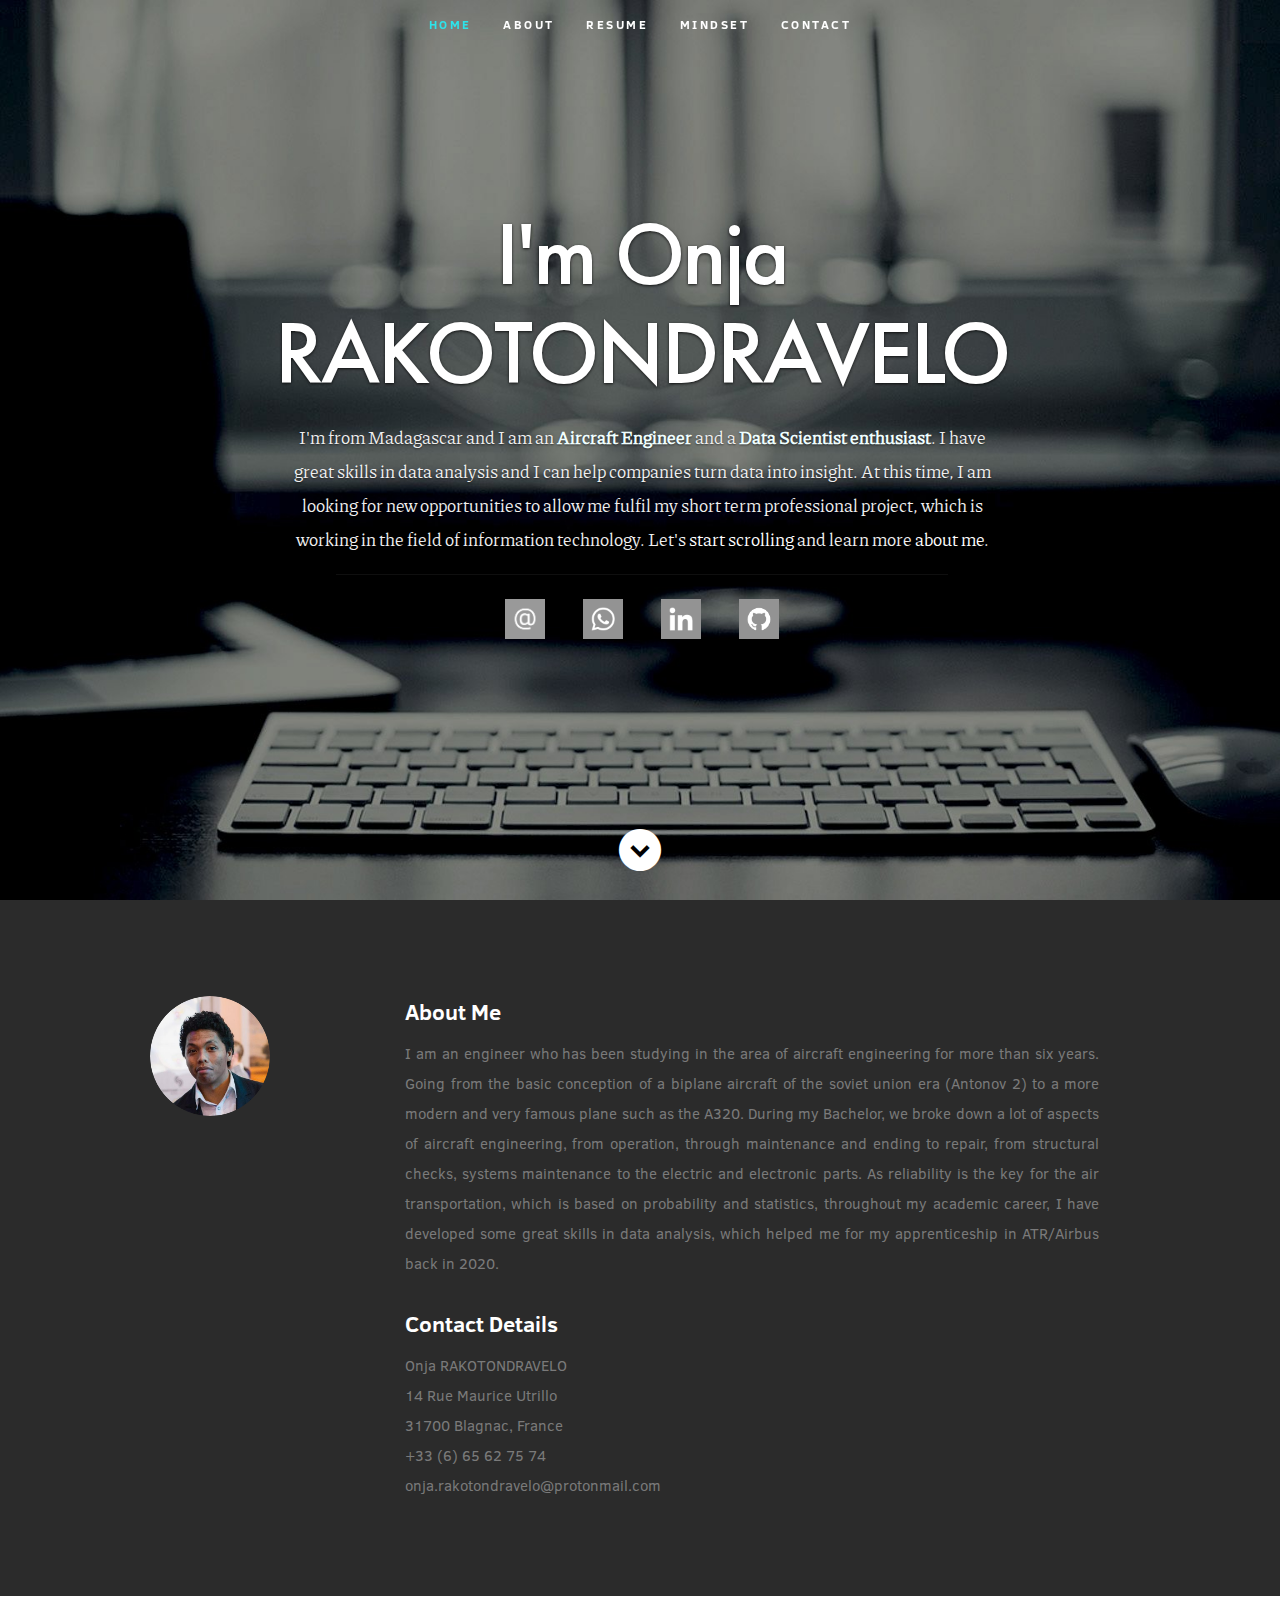
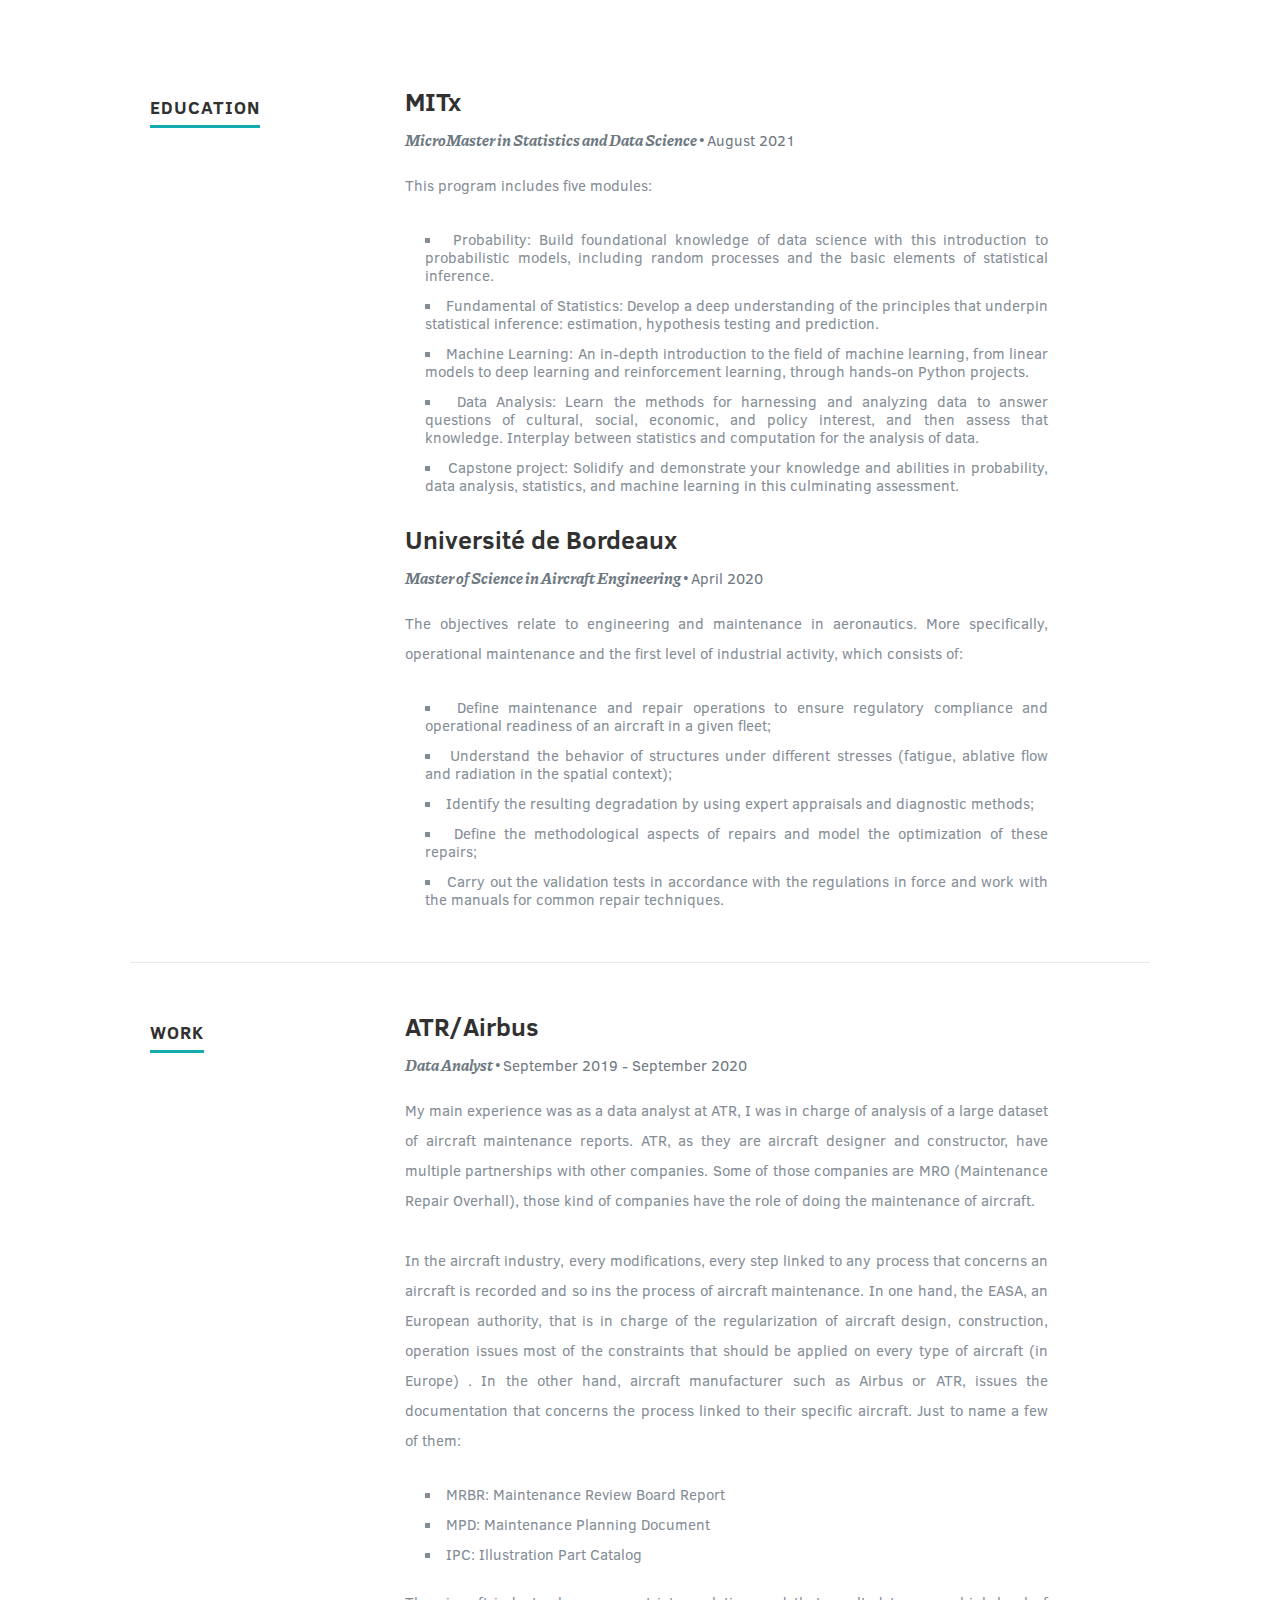
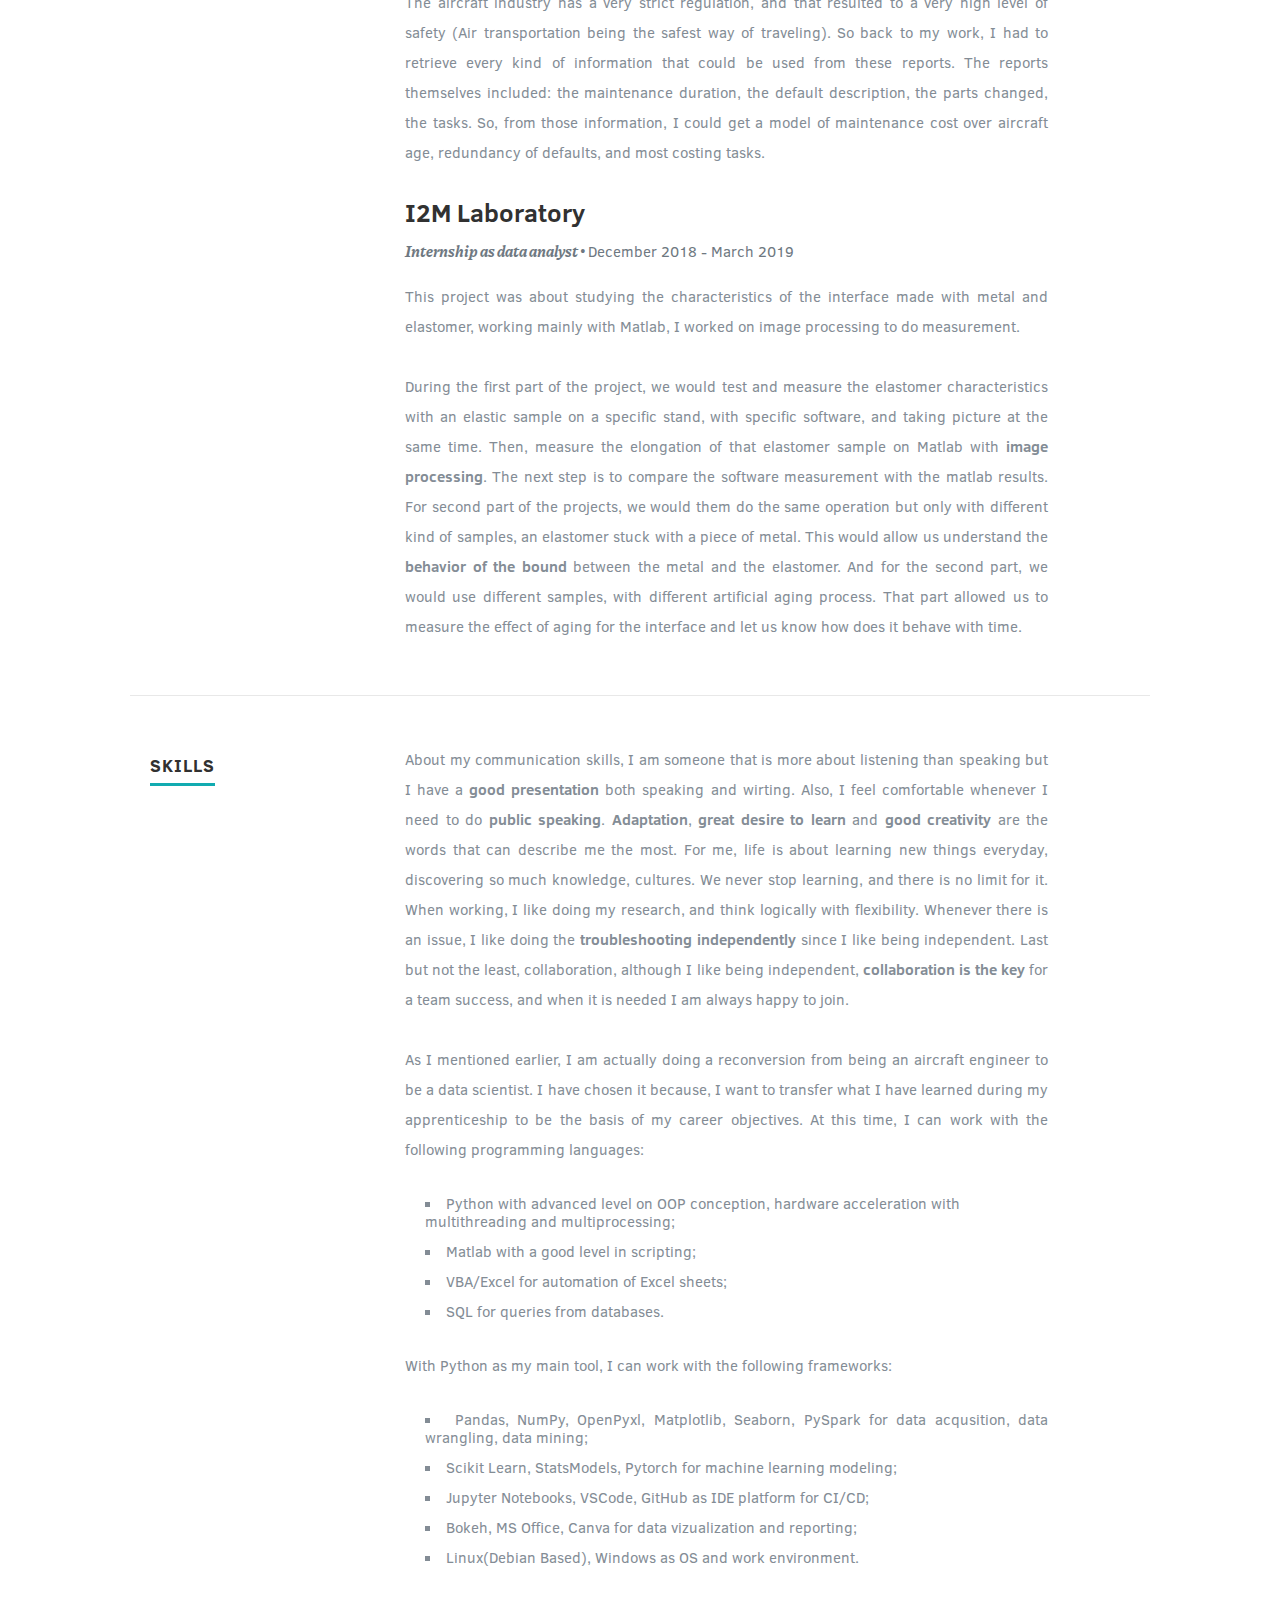
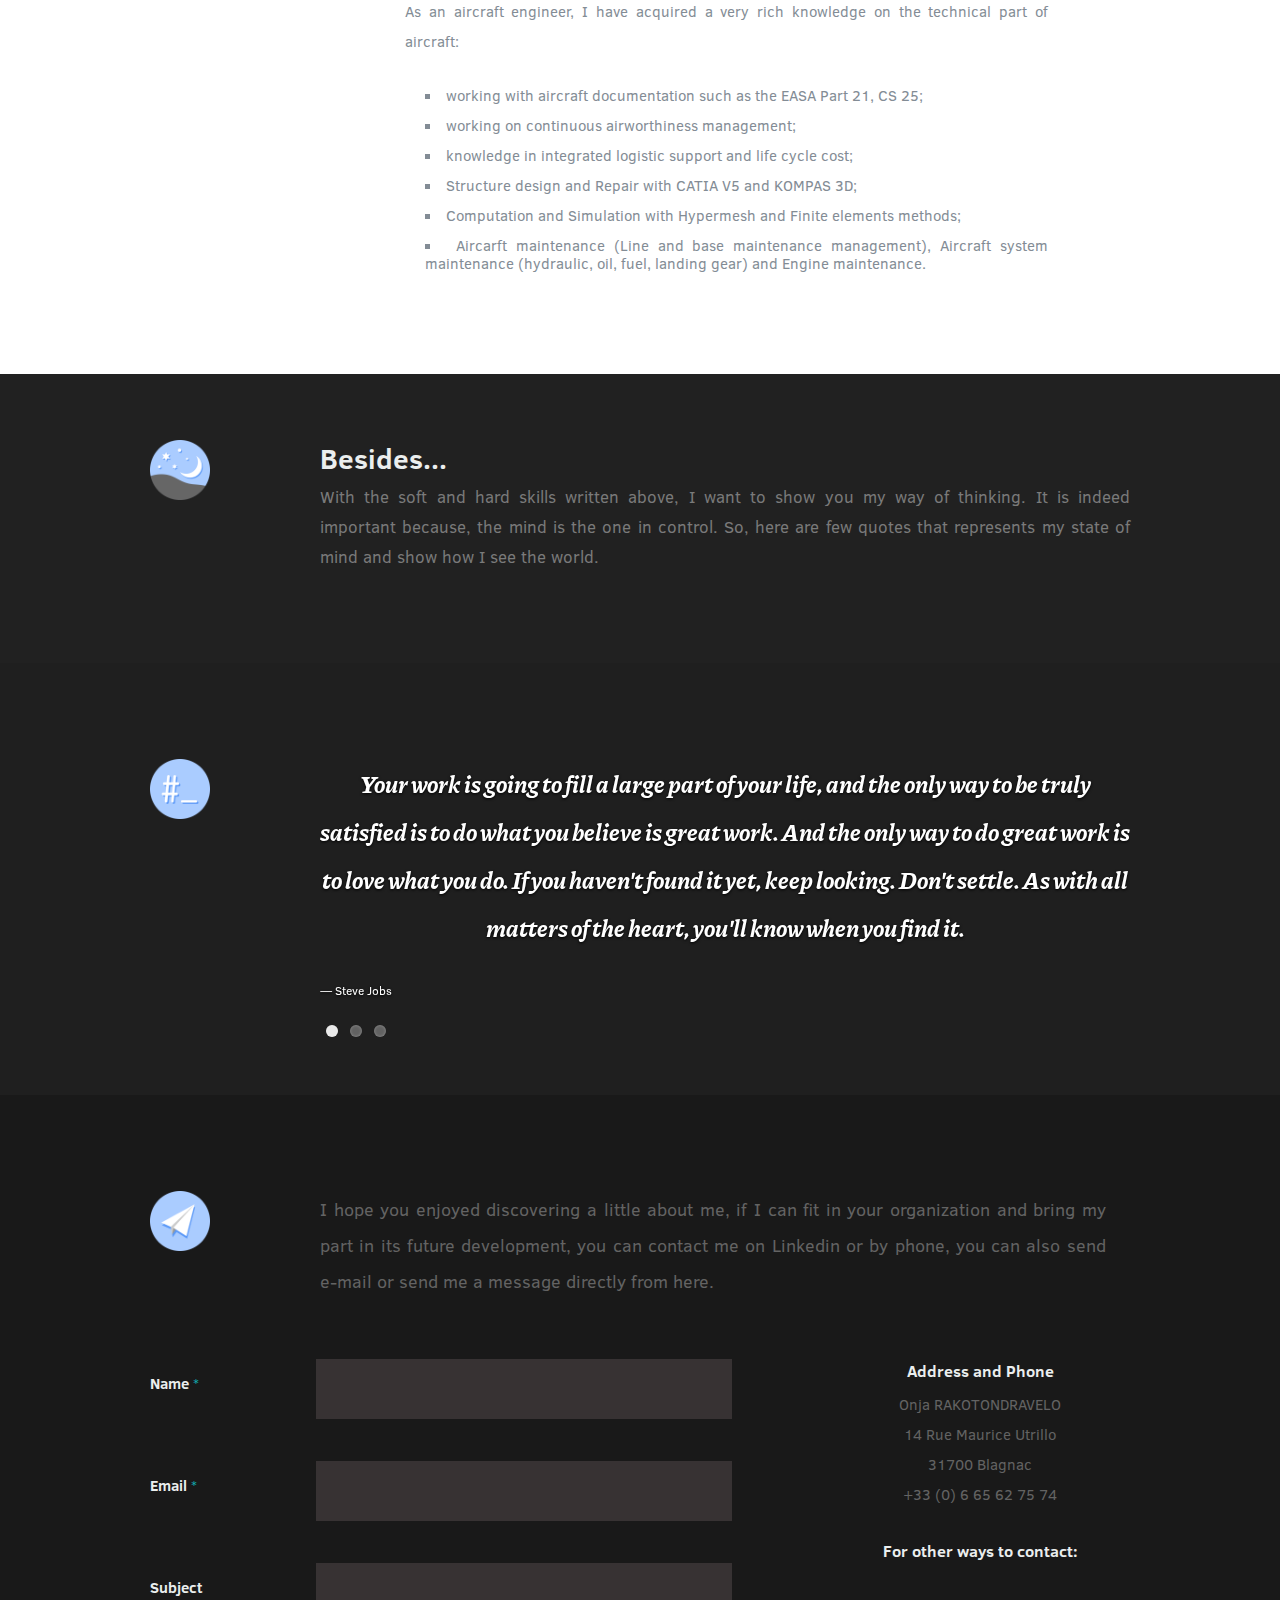
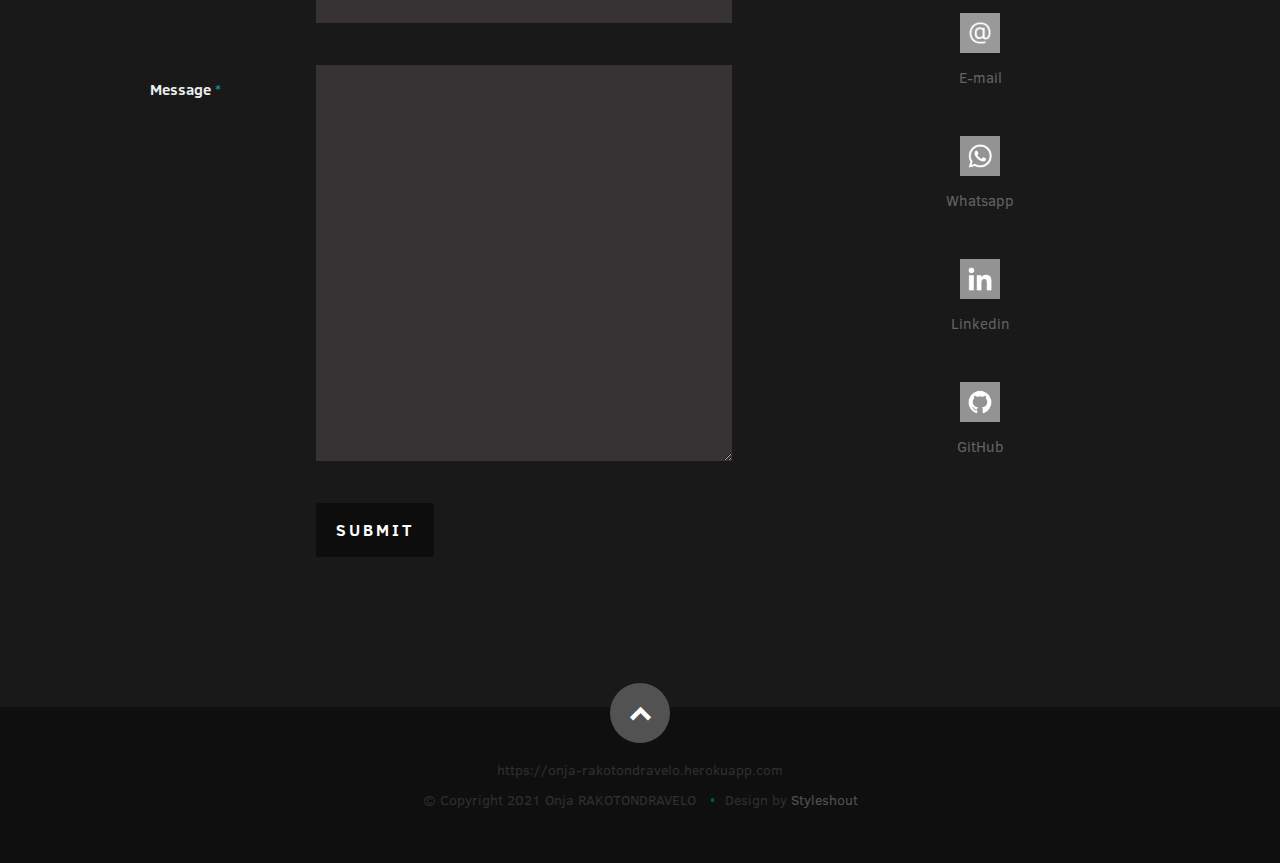
<file: index.html>
<!DOCTYPE html>
<!--[if lt IE 8 ]><html class="no-js ie ie7" lang="en"> <![endif]-->
<!--[if IE 8 ]><html class="no-js ie ie8" lang="en"> <![endif]-->
<!--[if (gte IE 8)|!(IE)]><!--><html class="no-js" lang="en"> <!--<![endif]-->
<head>

   <!--- Basic Page Needs
   ================================================== -->
   <meta charset="utf-8">
	<title>Onja RAKOTONDRAVELO</title>
	<meta name="description" content="">
	<meta name="author" content="">

   <!-- Mobile Specific Metas
   ================================================== -->
	<meta name="viewport" content="width=device-width, initial-scale=1, maximum-scale=1">

	<!-- CSS
    ================================================== -->
   <link rel="stylesheet" href="css/default.css">
	<link rel="stylesheet" href="css/layout.css">
   <link rel="stylesheet" href="css/media-queries.css">
   <link rel="stylesheet" href="css/magnific-popup.css">

   <!-- Script
   ================================================== -->
	<script src="js/modernizr.js"></script>

   <!-- Favicons
	================================================== -->
	<link rel="shortcut icon" href="fox.svg" >

</head>

<body>
   <!-- Header
   ================================================== -->
   <header id="home">

      <nav id="nav-wrap">

         <a class="mobile-btn" href="#nav-wrap" title="Show navigation">Show navigation</a>
	      <a class="mobile-btn" href="#" title="Hide navigation">Hide navigation</a>

         <ul id="nav" class="nav">
            <li class="current"><a class="smoothscroll" href="#home">Home</a></li>
            <li><a class="smoothscroll" href="#about">About</a></li>
	         <li><a class="smoothscroll" href="#resume">Resume</a></li>
            <li><a class="smoothscroll" href="#call-to-action">Mindset</a></li>
            <li><a class="smoothscroll" href="#contact">Contact</a></li>
         </ul> <!-- end #nav -->

      </nav> <!-- end #nav-wrap -->

      <div class="row banner">
         <div class="banner-text">
            <h1 class="responsive-headline" style="font-family: Futura-regular;">I'm Onja RAKOTONDRAVELO</h1>
            <h3>I'm from Madagascar and I am an <span style="font-weight: bold; color: azure;">Aircraft Engineer</span> and a <span style="font-weight: bold; color: azure;">Data Scientist 
               enthusiast</span>. I have great skills in data analysis and I can help companies turn data into insight. At this time, I am looking for new opportunities to allow me fulfil my 
               short term professional project, which is working in the field of information technology.
               Let's <a class="smoothscroll" href="#about">start scrolling</a> and learn more <a class="smoothscroll" href="#about">about me</a>.</h3>
            <hr />
            <ul class="social">
               <li><a href="mailto:onja.rakotondravelo@protonmail.com"><img src="images/links/mail.png" style="width: 40px; height:40px;"></a></li>
               <li><a href="https://wa.me/33665627574"><img src="images/links/whatsapp.png" style="width: 40px; height:40px;"></a></li>
               <li><a href="https://www.linkedin.com/in/onja-rakotondravelo/"><img src="images/links/linkedin.png" style="width: 40px; height:40px;"></a></li>
               <li><a href="https://github.com/gael-rktdrv"><img src="images/links/github.png" style="width: 40px; height:40px;"></a></li>
            </ul>
         </div>
      </div>

      <p class="scrolldown">
         <a class="smoothscroll" href="#about"><i class="icon-down-circle"></i></a>
      </p>

   </header> <!-- Header End -->


   <!-- About Section
   ================================================== -->
   <section id="about">

      <div class="row">

         <div class="three columns">

            <img class="profile-pic"  src="images/self.png" alt="" />

         </div>

         <div class="nine columns main-col">

            <h2>About Me</h2>

            <p style="text-align: justify;">
               I am an engineer who has been studying in the area of aircraft engineering for more 
               than six years. Going from the basic conception of a biplane aircraft of the soviet 
               union era (Antonov 2) to a more modern and very famous plane such as the A320. During 
               my Bachelor, we broke down a lot of aspects of aircraft engineering, from operation, 
               through maintenance and ending to repair, from structural checks, systems maintenance 
               to the electric and electronic parts. As reliability is the key for the air 
               transportation, which is based on probability and statistics, throughout my 
               academic career, I have developed some great skills in data analysis, which helped me 
               for my apprenticeship in ATR/Airbus back in 2020.
            </p>

            <div class="row">

               <div class="columns contact-details">

                  <h2>Contact Details</h2>
                  <p class="address">
						   <span>Onja RAKOTONDRAVELO</span><br>
						   <span>14 Rue Maurice Utrillo<br>
						         31700 Blagnac, France
                     </span><br>
						   <span>+33 (6) 65 62 75 74</span><br>
                     <span>onja.rakotondravelo@protonmail.com</span>
					   </p>

               </div>
               <!-- To be checked
               <div class="columns download">
                  <p>
                     <a href="#" class="button">Download Resume</a>
                  </p>
               </div>
               -->
            </div> <!-- end row -->

         </div> <!-- end .main-col -->

      </div>

   </section> <!-- About Section End-->


   <!-- Resume Section
   ================================================== -->
   <section id="resume">

      <!-- Education
      ----------------------------------------------- -->
      <div class="row education">

         <div class="three columns header-col">
            <h1><span>Education</span></h1>
         </div>

         <div class="nine columns main-col">

            <div class="row item">

               <div class="twelve columns">

                  <h3>MITx </h3>
                  <p class="info">MicroMaster in Statistics and Data Science <span>&bull;</span> <em class="date">August 2021</em></p>

                  <p style="text-align: justify;">
                     This program includes five modules:
                     <ul style="text-align: justify; list-style: square inside; margin-left: 20px">
                        <li>
                           <span class="resume__list">Probability: </span>Build foundational knowledge of data science with this introduction to probabilistic models, including random processes and the basic elements of statistical inference.
                        </li>
                        <li>
                           <span class="resume__list">Fundamental of Statistics: </span>Develop a deep understanding of the principles that underpin statistical inference: estimation, hypothesis testing and prediction.
                        </li>
                        <li>
                           <span class="resume__list">Machine Learning: </span>An in-depth introduction to the field of machine learning, from linear models to deep learning and reinforcement learning, through hands-on Python projects.
                        </li>
                        <li>
                           <span class="resume__list">Data Analysis: </span>Learn the methods for harnessing and analyzing data to answer questions of cultural, social, economic, and policy interest, and then assess that knowledge.
                              Interplay between statistics and computation for the analysis of data.
                        </li>
                        <li>
                           <span class="resume__list">Capstone project: </span>Solidify and demonstrate your knowledge and abilities in probability, data analysis, statistics, and machine learning in this culminating assessment.
                        </li>

                     </ul>
                  </p>

               </div>

            </div> <!-- item end -->

            <div class="row item">

               <div class="twelve columns">
                  <h3>Université de Bordeaux</h3>
                  <p class="info">Master of Science in Aircraft Engineering <span>&bull;</span> <em class="date">April 2020</em></p>

                  <p style="text-align: justify;">
                     The objectives relate to engineering and maintenance in aeronautics. More specifically, operational maintenance and the first level of industrial activity, which consists of:
                     <ul style="text-align: justify; list-style: square inside; margin-left: 20px">
                        <li>
                        Define maintenance and repair operations to ensure regulatory compliance and operational readiness of an aircraft in a given fleet;
                        </li>
                        <li>
                        Understand the behavior of structures under different stresses (fatigue, ablative flow and radiation in the spatial context);
                        </li>
                        <li>
                        Identify the resulting degradation by using expert appraisals and diagnostic methods;
                        </li>
                        <li>
                        Define the methodological aspects of repairs and model the optimization of these repairs;
                        </li>
                        <li>
                        Carry out the validation tests in accordance with the regulations in force and work with the manuals for common repair techniques.
                        </li>
                     </ul>
                  </p>

               </div>

            </div> <!-- item end -->

         </div> <!-- main-col end -->

      </div> <!-- End Education -->


      <!-- Work
      ----------------------------------------------- -->
      <div class="row work">

         <div class="three columns header-col">
            <h1><span>Work</span></h1>
         </div>

         <div class="nine columns main-col">

            <div class="row item">

               <div class="twelve columns">

                  <h3>ATR/Airbus</h3>
                  <p class="info">Data Analyst <span>&bull;</span> <em class="date">September 2019 - September 2020</em></p>

                  <p style="text-align: justify;">
                     My main experience was as a data analyst at ATR, I was in charge of analysis of a large dataset of aircraft 
                     maintenance reports. ATR, as they are aircraft designer and constructor, have multiple partnerships with other 
                     companies. Some of those companies are MRO (Maintenance Repair Overhall), those kind of companies have the 
                     role of doing the maintenance of aircraft.
                  </p>
                  <p style="text-align: justify;"> 
                     In the aircraft industry, every modifications, every step linked to any process that concerns an aircraft 
                     is recorded and so ins the process of aircraft maintenance. In one hand, the EASA, an European authority, 
                     that is in charge of the regularization of aircraft design, construction, operation issues most of the 
                     constraints that should be applied on every type of aircraft (in Europe) . In the other hand, aircraft 
                     manufacturer such as Airbus or ATR, issues the documentation that concerns the process linked to their
                     specific aircraft. Just to name a few of them:
                  </p>
                     <ul style="list-style: square inside; margin-left: 20px">
                        <li>MRBR: Maintenance Review Board Report</li>
                        <li>MPD: Maintenance Planning Document</li>
                        <li>IPC: Illustration Part Catalog</li>
                     </ul>
                  <p style="text-align: justify;">
                     The aircraft industry has a very strict regulation, and that resulted to a very high level of safety 
                     (Air transportation being the safest way of traveling). So back to my work, I had to retrieve every kind 
                     of information that could be used from these reports. The reports themselves included: the maintenance 
                     duration, the default description, the parts changed, the tasks. So, from those information, I could get 
                     a model of maintenance cost over aircraft age, redundancy of defaults, and most costing tasks.
                  </p>

               </div>

            </div> <!-- item end -->

            <div class="row item">

               <div class="twelve columns">

                  <h3>I2M Laboratory </h3>
                  <p class="info">Internship as data analyst <span>&bull;</span> <em class="date">December 2018 - March 2019</em></p>

                  <p style="text-align: justify;">
                     This project was about studying the characteristics of the interface made with metal and elastomer, working mainly with 
                     Matlab, I worked on image processing to do measurement. 
                  </p>
                  <p style="text-align: justify;">
                     During the first part of the project, we would test and measure the elastomer characteristics with an elastic sample on a specific stand, with 
                     specific software, and taking picture at the same time. Then, measure the elongation of that elastomer 
                     sample on Matlab with <b>image processing</b>. The next step is to compare the software measurement with the matlab results. For second part of 
                     the projects, we would them do the same operation but only with different kind of samples, an elastomer stuck with a 
                     piece of metal. This would allow us understand the <b>behavior of the bound</b> between the metal and the elastomer.
                     And for the second part, we would use different samples, with different artificial aging process. That 
                     part allowed us to measure the effect of aging for the interface and let us know how does it behave with time.
                  </p>

               </div>

            </div> <!-- item end -->

         </div> <!-- main-col end -->

      </div> <!-- End Work -->


      <!-- Skills
      ----------------------------------------------- -->
      <div class="row skill">

         <div class="three columns header-col">
            <h1><span>Skills</span></h1>
         </div>

         <div class="nine columns main-col">

            <p style="text-align: justify;">
               About my communication skills, I am someone that is more about listening than speaking but I have a <b>good presentation</b> both 
               speaking and wirting. Also, I feel comfortable whenever I need to do <b>public speaking</b>. <b>Adaptation</b>, <b>great desire to learn</b> and 
               <b>good creativity</b> are the words that can describe me the most. For me, life is about learning new things everyday, discovering 
               so much knowledge, cultures. We never stop learning, and there is no limit for it. When working, I like doing my research, 
               and think logically with flexibility. Whenever there is an issue, I like doing the <b>troubleshooting independently</b> since I like 
               being independent. Last but not the least,  collaboration, although I like being independent, <b>collaboration is the key</b> for 
               a team success, and when it is needed I am always happy to join.
            </p>
            <p style="text-align: justify;">
               As I mentioned earlier, I am actually doing a reconversion from being an aircraft engineer to be a data scientist. I have 
               chosen it because, I want to transfer what I have learned during my apprenticeship to be the basis of my career objectives. 
               At this time, I can work with the following programming languages:
               <ul style="list-style: square inside; margin-left: 20px">
                  <li>Python with advanced level on OOP conception, hardware acceleration with multithreading and multiprocessing;</li>
                  <li>Matlab with a good level in scripting;</li>
                  <li>VBA/Excel for automation of Excel sheets;</li>
                  <li>SQL for queries from databases.</li>
               </ul>
            </p>
            <p>
               With Python as my main tool, I can work with the following frameworks:
               <ul style="list-style: square inside; margin-left: 20px; text-align: justify; line-height: 1rem;">
                  <li>Pandas, NumPy, OpenPyxl, Matplotlib, Seaborn, PySpark for data acqusition, data wrangling, data mining;</li>
                  <li>Scikit Learn, StatsModels, Pytorch for machine learning modeling;</li>
                  <li>Jupyter Notebooks, VSCode, GitHub as IDE platform for CI/CD;</li>
                  <li>Bokeh, MS Office, Canva for data vizualization and reporting;</li>
                  <li>Linux(Debian Based), Windows as OS and work environment.</li>
               </ul>
            </p>
            <p style="text-align: justify;">
               As an aircraft engineer, I have acquired a very rich knowledge on the technical part of aircraft:
               <ul style="list-style: square inside; margin-left: 20px; text-align: justify; line-height: 1rem;">
                  <li>working with aircraft documentation such as the EASA Part 21, CS 25;</li>
                  <li>working on continuous airworthiness management;</li>
                  <li>knowledge in integrated logistic support and  life cycle cost;</li>
                  <li>Structure design and Repair with CATIA V5 and KOMPAS 3D;</li>
                  <li>Computation and Simulation with Hypermesh and Finite elements methods;</li>
                  <li>Aircarft maintenance (Line and base maintenance management), Aircraft system maintenance (hydraulic, oil, fuel, landing gear) and Engine maintenance.</li>
               </ul>
            </p>

			</div> <!-- main-col end -->

      </div> <!-- End skills -->

   </section> <!-- Resume Section End-->


   <!-- Call-To-Action Section call-to-action
   ================================================== -->
   <section id="call-to-action">

      <div class="row">

         <div class="two columns">

            <h1><img src="images/quotes/wisdom.ico" style="height: 60px; width: 60px;"></h1>

         </div>

         <div class="ten columns">

            <h2><span class="lead">Besides...</span></h2>
            <p style="text-align: justify;">
               <span class="lead" style="color:#7A7A7A; font-family: opensans-regular;">With the soft and hard skills written above, I want to show you my way of thinking. It is indeed important 
                  because, the mind is the one in control. So, here are few quotes that represents my state of mind and show how I see the world.</span>
            </p>

         </div>

         <div class="three columns action">



         </div>
         
      </div>

   </section> <!-- Call-To-Action Section End-->


   <!-- Testimonials Section
   ================================================== -->
   <section id="testimonials">

      <div class="text-container">

         <div class="row">

            <div class="two columns">

               <h1><img src="images/quotes/quotes.ico" style="width: 60px; width: 60px; vertical-align: middle;"></h1>

            </div>

            <div class="ten columns flex-container">

               <div class="flexslider">

                  <ul class="slides">

                     <li>
                        <blockquote>
                           <p style="text-align: center;">
                              Your work is going to fill a large part of your life, and the only way to be truly satisfied is
                              to do what you believe is great work. And the only way to do great work is to love what you do.
                              If you haven't found it yet, keep looking. Don't settle. As with all matters of the heart, you'll know when you find it.
                           </p>
                           <cite>Steve Jobs</cite>
                        </blockquote>
                     </li> <!-- slide ends -->

                     <li>
                        <blockquote>
                           <p style="text-align: center;">
                              “Good character is not formed in a week or a month. It is created little by little, day by day. 
                              Protracted and patient effort is needed to develop good character.” 
                           </p>
                           <cite>Heraclitus</cite>
                        </blockquote>
                     </li> <!-- slide ends -->

                     <li>
                        <blockquote>
                           <p style="text-align: center;">
                              “When health is absent, wisdom cannot reveal itself, art cannot manifest, strength cannot fight, wealth becomes useless, 
                              and intelligence cannot be applied.” 
                           </p>
                           <cite>Herophilus</cite>
                        </blockquote>
                     </li> <!-- slide ends -->

                  </ul>

               </div> <!-- div.flexslider ends -->

            </div> <!-- div.flex-container ends -->

         </div> <!-- row ends -->

       </div>  <!-- text-container ends -->

   </section> <!-- Testimonials Section End-->


   <!-- Contact Section
   ================================================== -->
   <section id="contact">

         <div class="row section-head">

            <div class="two columns">

               <h2><img src="images/quotes/mail.ico" style="width: 60px; width: 60px; vertical-align: middle;"></h2>

            </div>

            <div class="ten columns">

                  <p class="lead" style="text-align: justify; font-family: opensans-regular;">
                     I hope you enjoyed discovering a little about me, if I can fit in your organization and bring 
                     my part in its future development, you can contact me on Linkedin or by phone, you can also 
                     send e-mail or send me a message directly from here.
                  </p>

            </div>

         </div>

         <div class="row">

            <div class="eight columns">

               <!-- form -->
               <form action="" method="post" id="contactForm" name="contactForm">
					<fieldset>

                  <div>
						   <label for="contactName">Name <span class="required">*</span></label>
						   <input type="text" value="" size="35" id="contactName" name="contactName">
                  </div>

                  <div>
						   <label for="contactEmail">Email <span class="required">*</span></label>
						   <input type="text" value="" size="35" id="contactEmail" name="contactEmail">
                  </div>

                  <div>
						   <label for="contactSubject">Subject</label>
						   <input type="text" value="" size="35" id="contactSubject" name="contactSubject">
                  </div>

                  <div>
                     <label for="contactMessage">Message <span class="required">*</span></label>
                     <textarea cols="50" rows="15" id="contactMessage" name="contactMessage"></textarea>
                  </div>

                  <div>
                     <button class="submit">Submit</button>
                     <span id="image-loader">
                        <img alt="" src="images/loader.gif">
                     </span>
                  </div>

					</fieldset>
				   </form> <!-- Form End -->

               <!-- contact-warning -->
               <div id="message-warning"> Error boy</div>
               <!-- contact-success -->
				   <div id="message-success">
                  <i class="fa fa-check"></i>Your message was sent, thank you!<br>
				   </div>

            </div>


            <aside class="four columns footer-widgets" style="text-align: center;">

               <div class="widget widget_contact">

					   <h4>Address and Phone</h4>
					   <p class="address">
						   Onja RAKOTONDRAVELO<br>
						   14 Rue Maurice Utrillo <br>
						   31700 Blagnac<br>
						   <span>+33 (0) 6 65 62 75 74</span>
					   </p>

				   </div>
               <div class="widget widget_tweets">

                  <h4 class="widget-title" style="margin-bottom: 50px;">For other ways to contact:</h4>

                  <ul style="vertical-align: middle;">
                     <li ><a href="mailto:onja.rakotondravelo@protonmail.com"><img src="images/links/mail.png" style="width: 40px; height:40px;"></a></li>
                     <li style="margin-bottom: 50px;">E-mail</li>                     
                     <li ><a href="https://wa.me/33665627574"><img src="images/links/whatsapp.png" style="width: 40px; height:40px;"></a></li>
                     <li style="margin-bottom: 50px;">Whatsapp</li>
                     <li ><a href="https://www.linkedin.com/in/onja-rakotondravelo/"><img src="images/links/linkedin.png" style="width: 40px; height:40px;"></a></li>
                     <li style="margin-bottom: 50px;">Linkedin</li>
                     <li ><a href="https://github.com/gael-rktdrv"><img src="images/links/github.png" style="width: 40px; height:40px;"></a></li>
                     <li style="margin-bottom: 50px;">GitHub</li>
                  </ul>
		         </div>

            </aside>

      </div>

   </section> <!-- Contact Section End-->


   <!-- footer
   ================================================== -->
   <footer>

      <div class="row">
         <div id="go-top">
            <a class="smoothscroll" title="Back to Top" href="#home"><i class="icon-up-open"></i></a>
         </div>
         <div style="text-align: center;">
            https://onja-rakotondravelo.herokuapp.com
            <ul class="copyright">
               <li>&copy; Copyright 2021 Onja RAKOTONDRAVELO</li>
               <li>Design by <a href="http://www.styleshout.com/" title="Styleshout" target="_blank">Styleshout</a></li>   
            </ul>
         </div>
      </div>

   </footer> <!-- Footer End-->

   <!-- Java Script
   ================================================== -->
   <script src="http://ajax.googleapis.com/ajax/libs/jquery/1.10.2/jquery.min.js"></script>
   <script>window.jQuery || document.write('<script src="js/jquery-1.10.2.min.js"><\/script>')</script>
   <script type="text/javascript" src="js/jquery-migrate-1.2.1.min.js"></script>

   <script src="js/jquery.flexslider.js"></script>
   <script src="js/waypoints.js"></script>
   <script src="js/jquery.fittext.js"></script>
   <script src="js/magnific-popup.js"></script>
   <script src="js/init.js"></script>

</body>

</html>
</file>
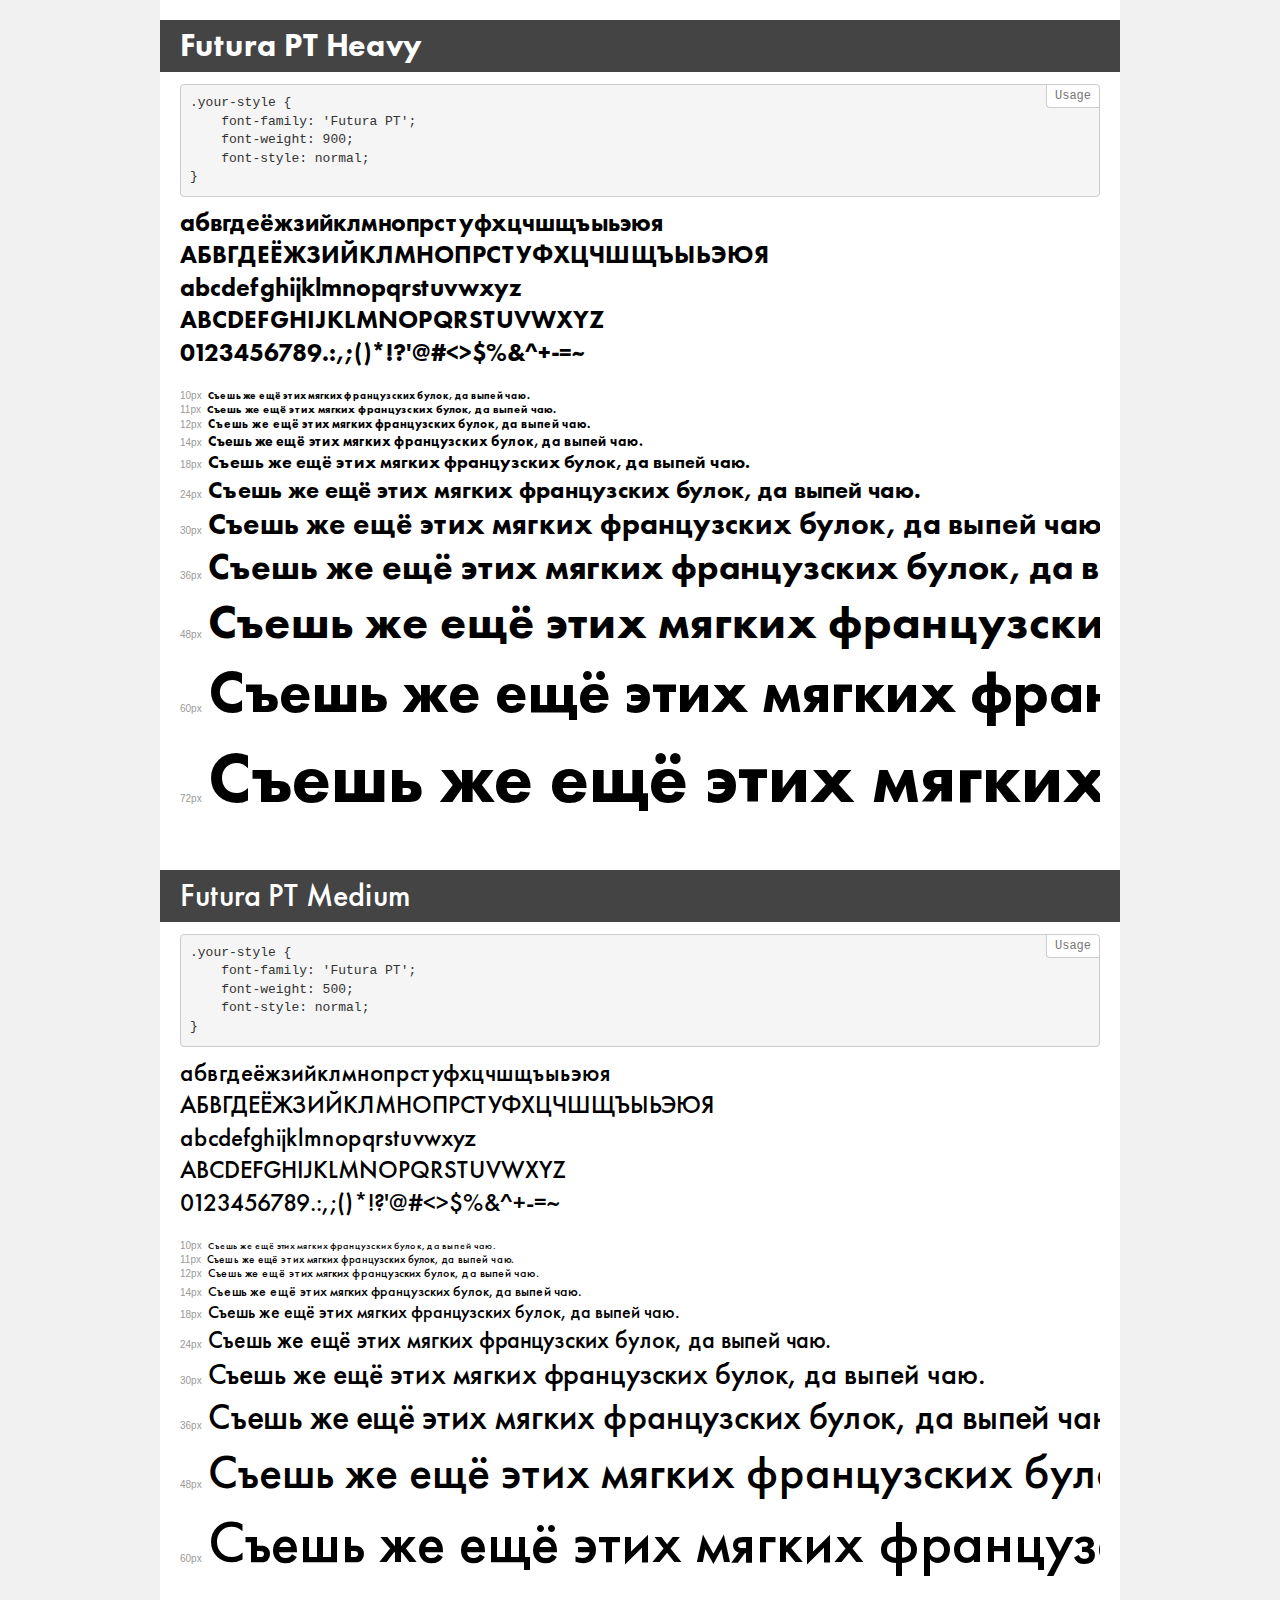
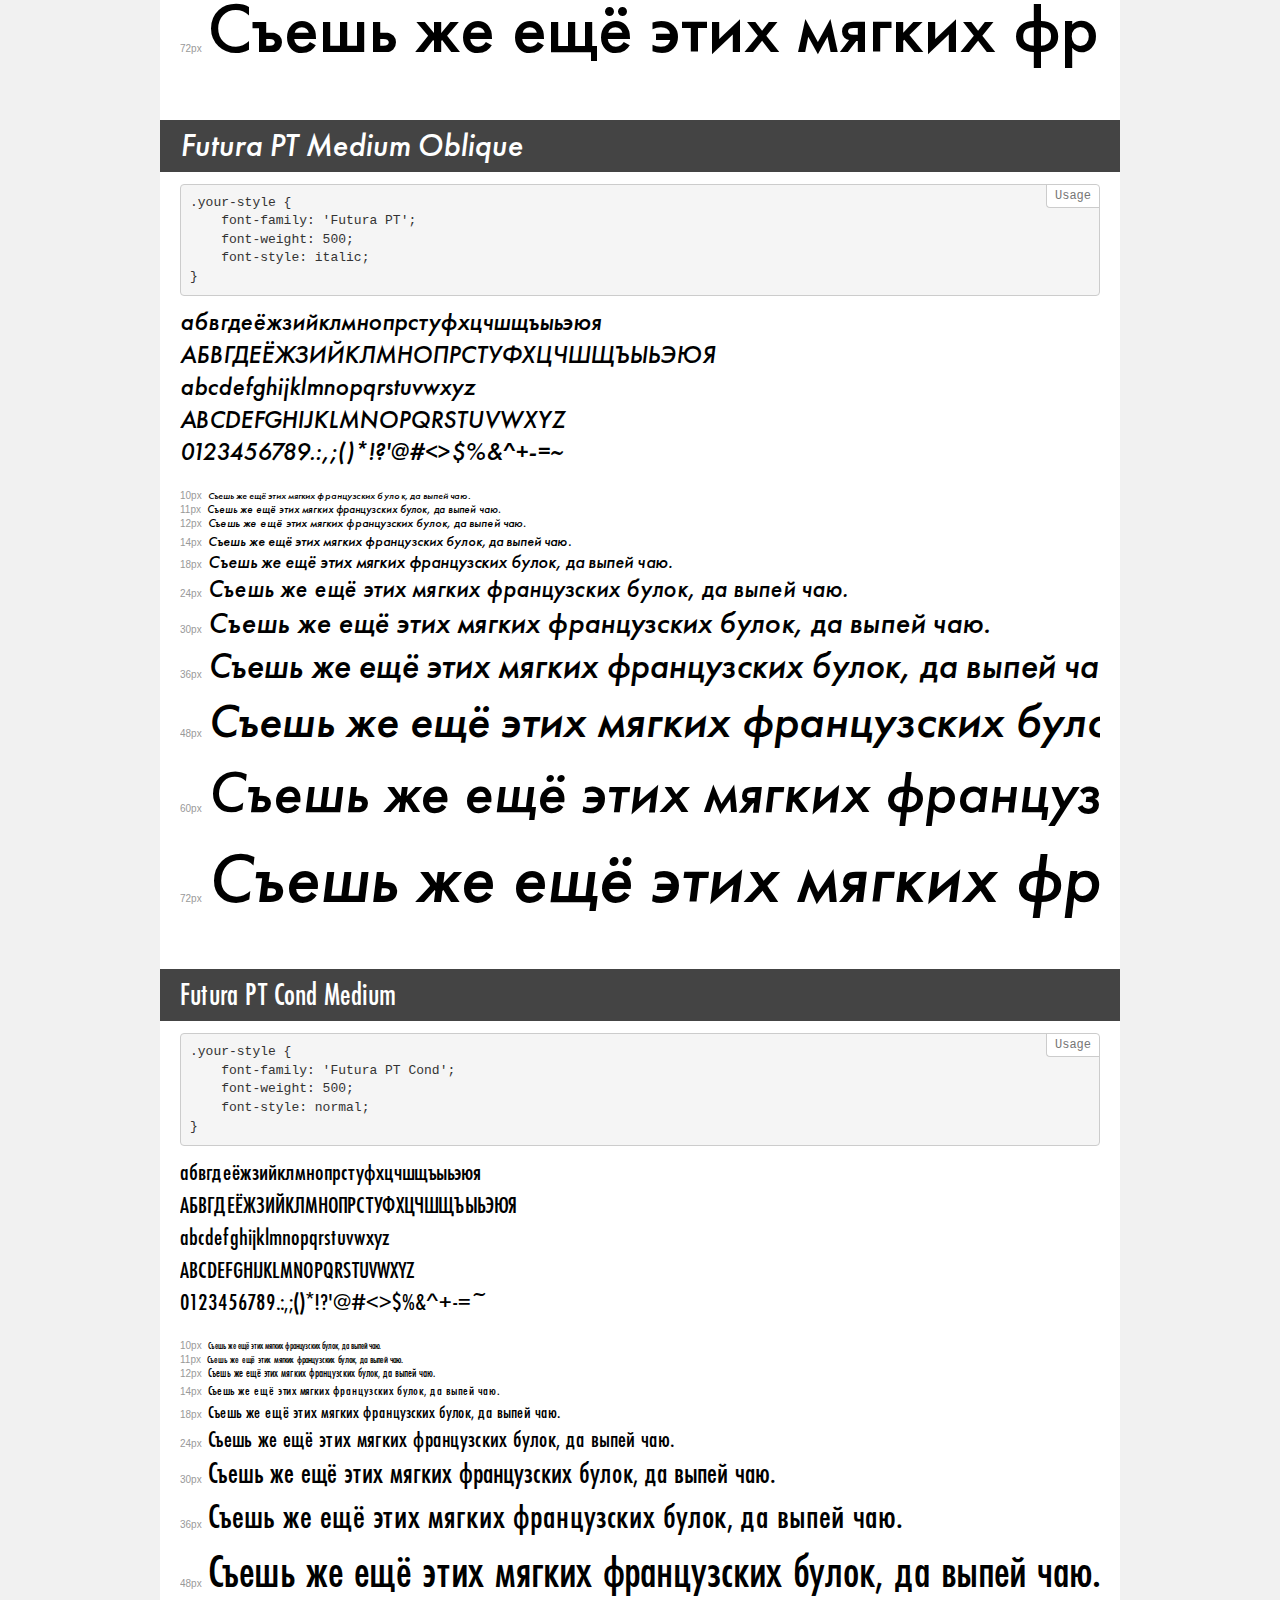
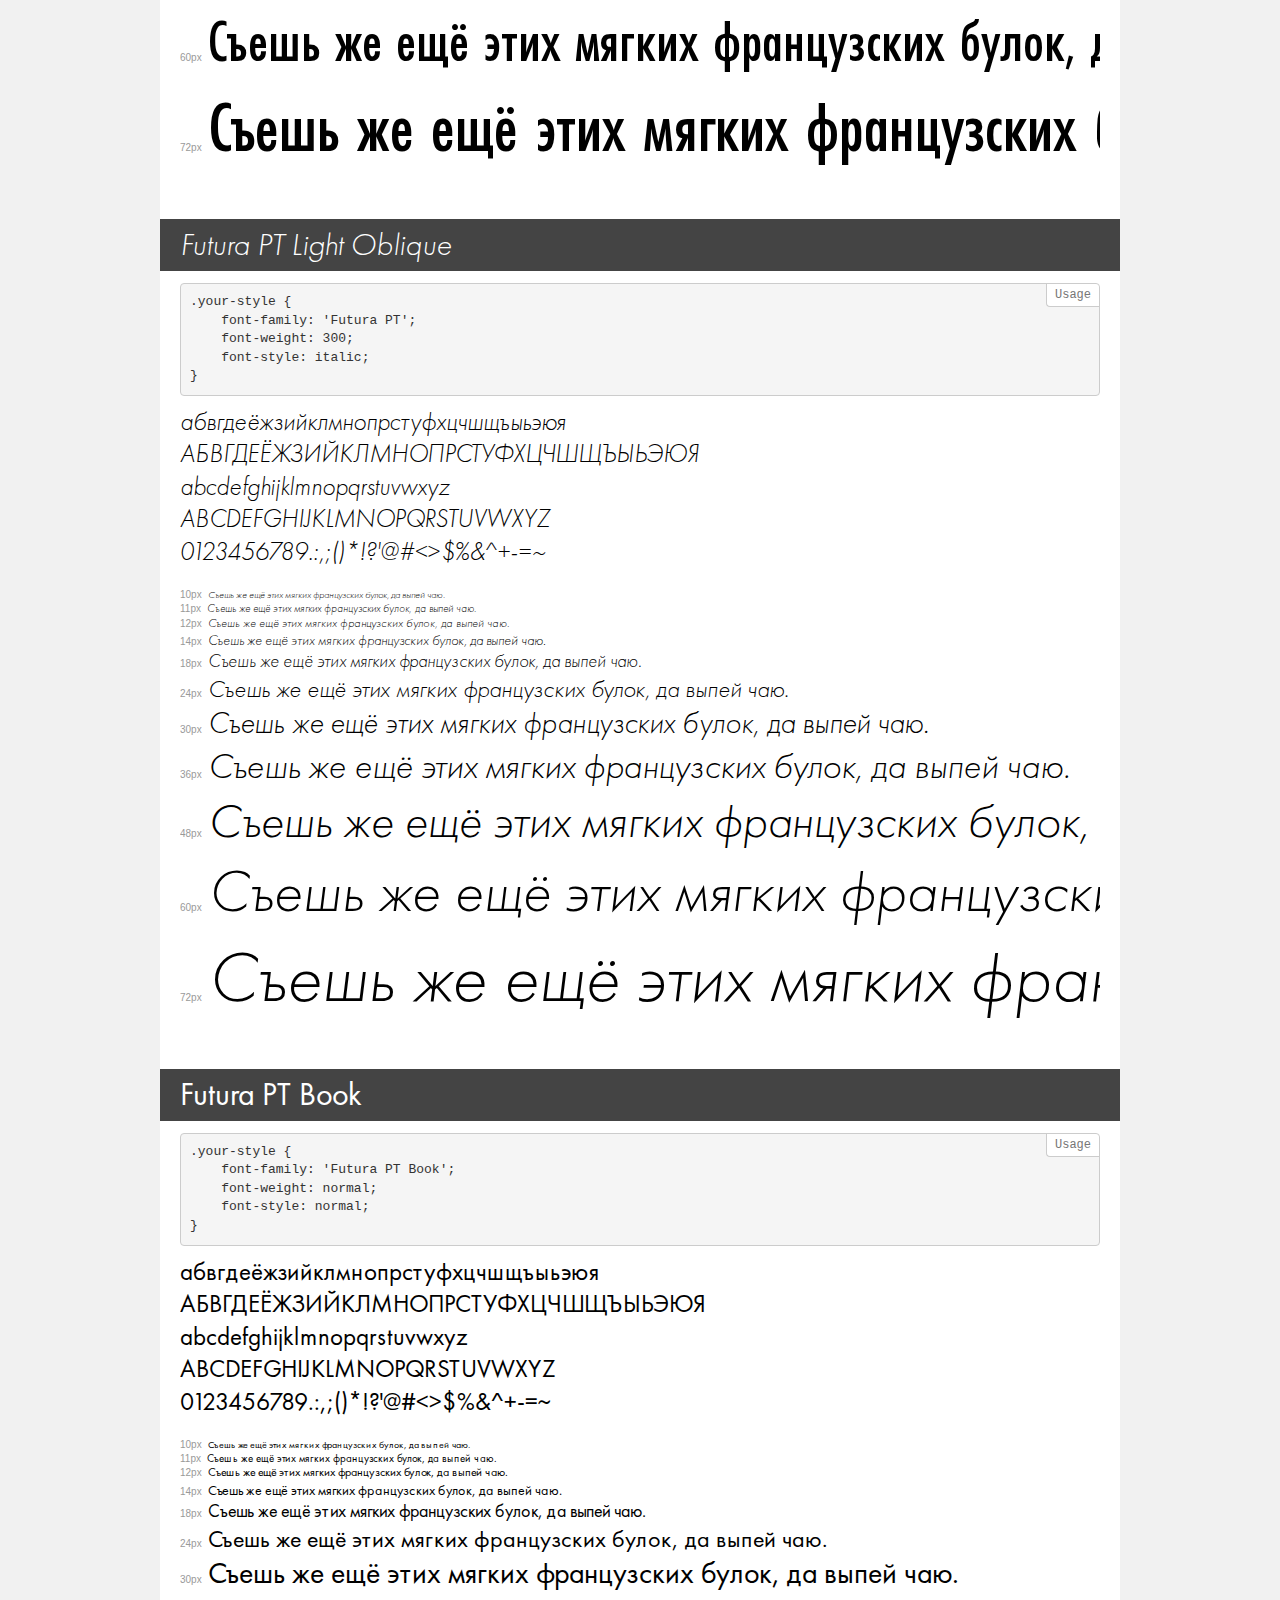
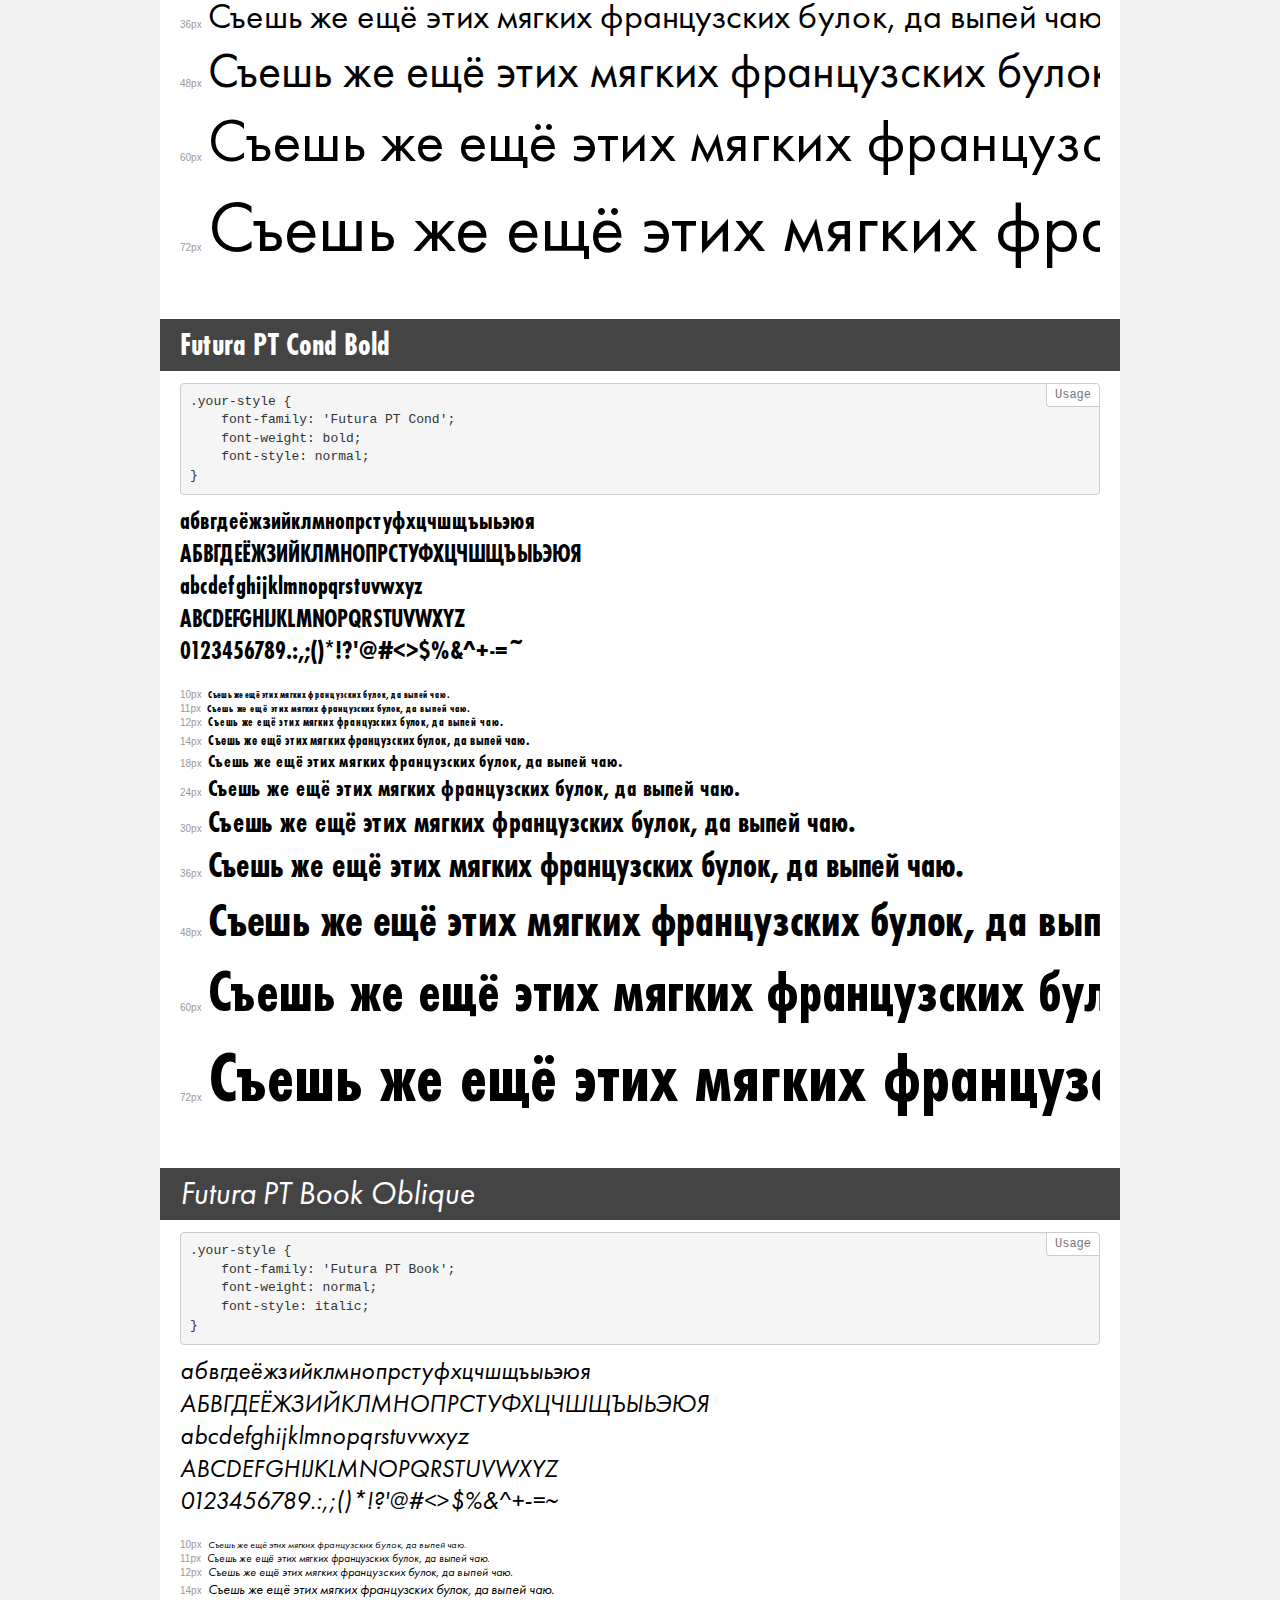
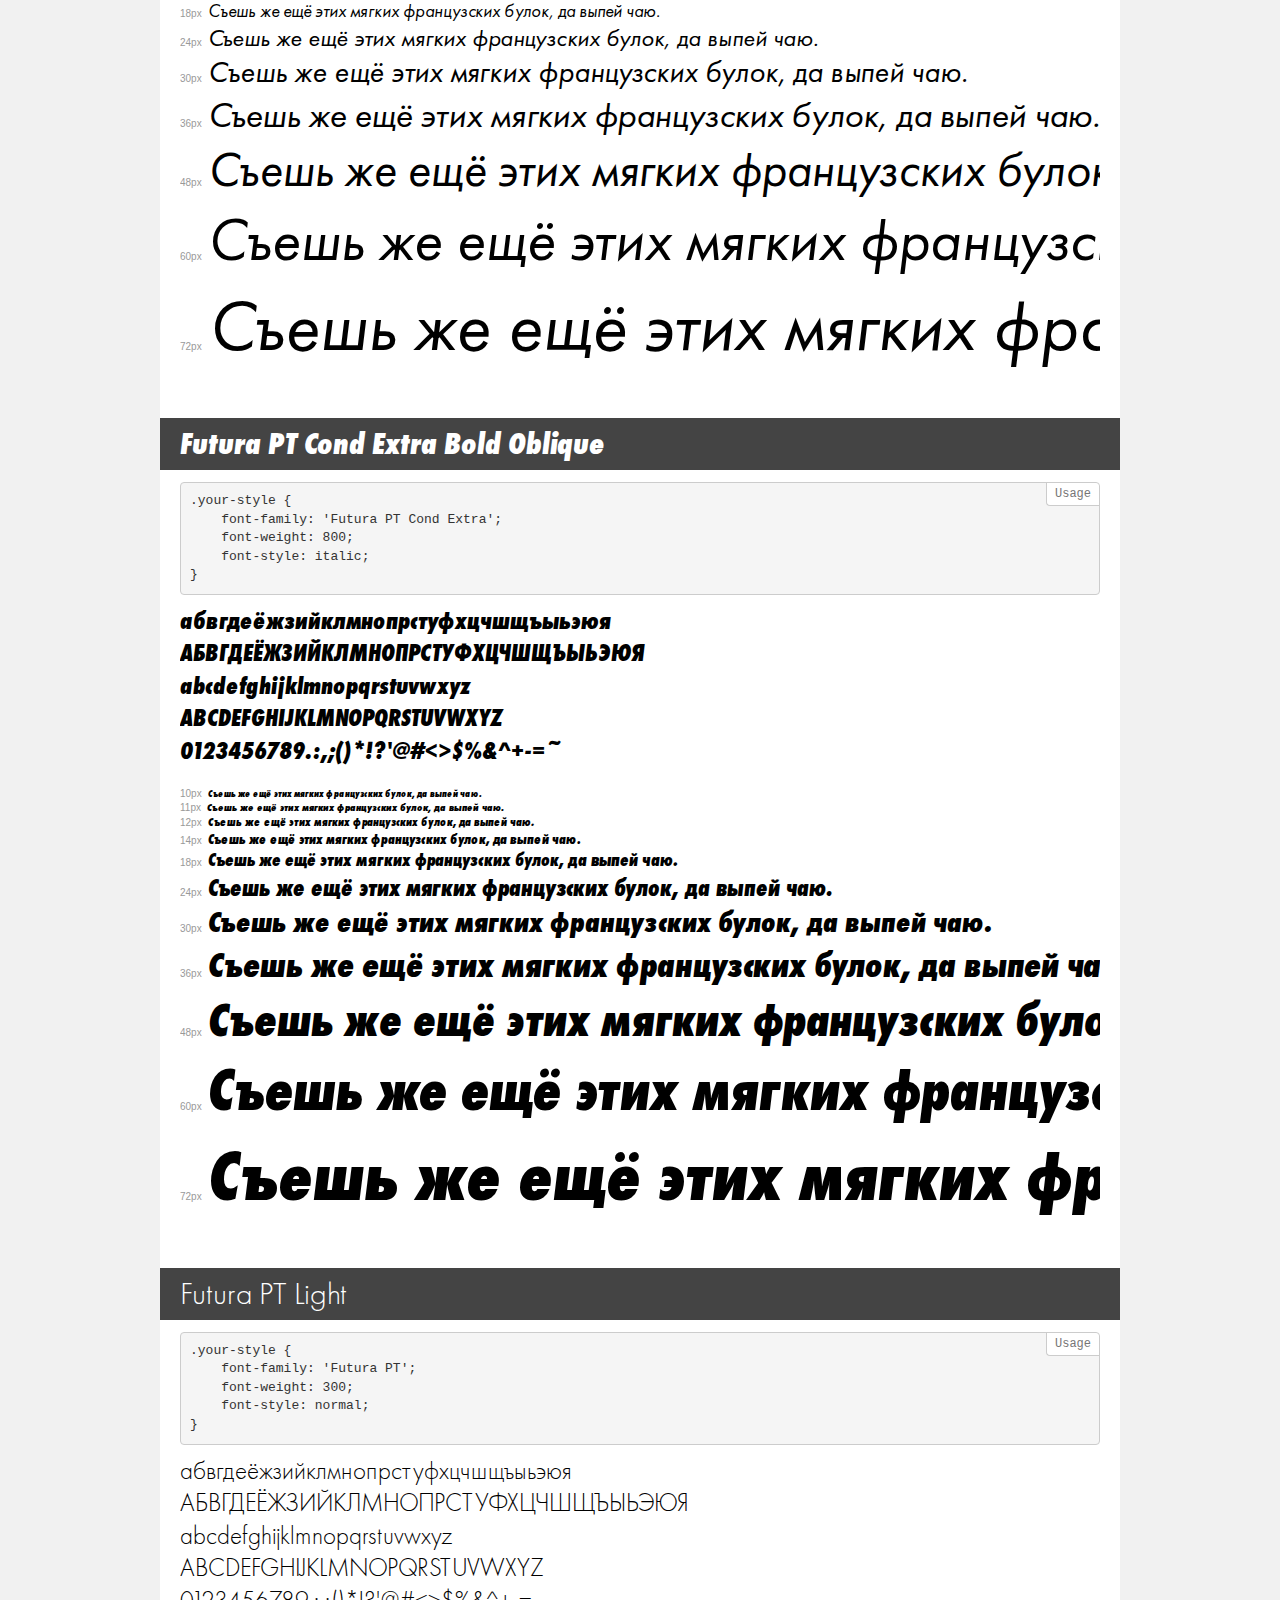
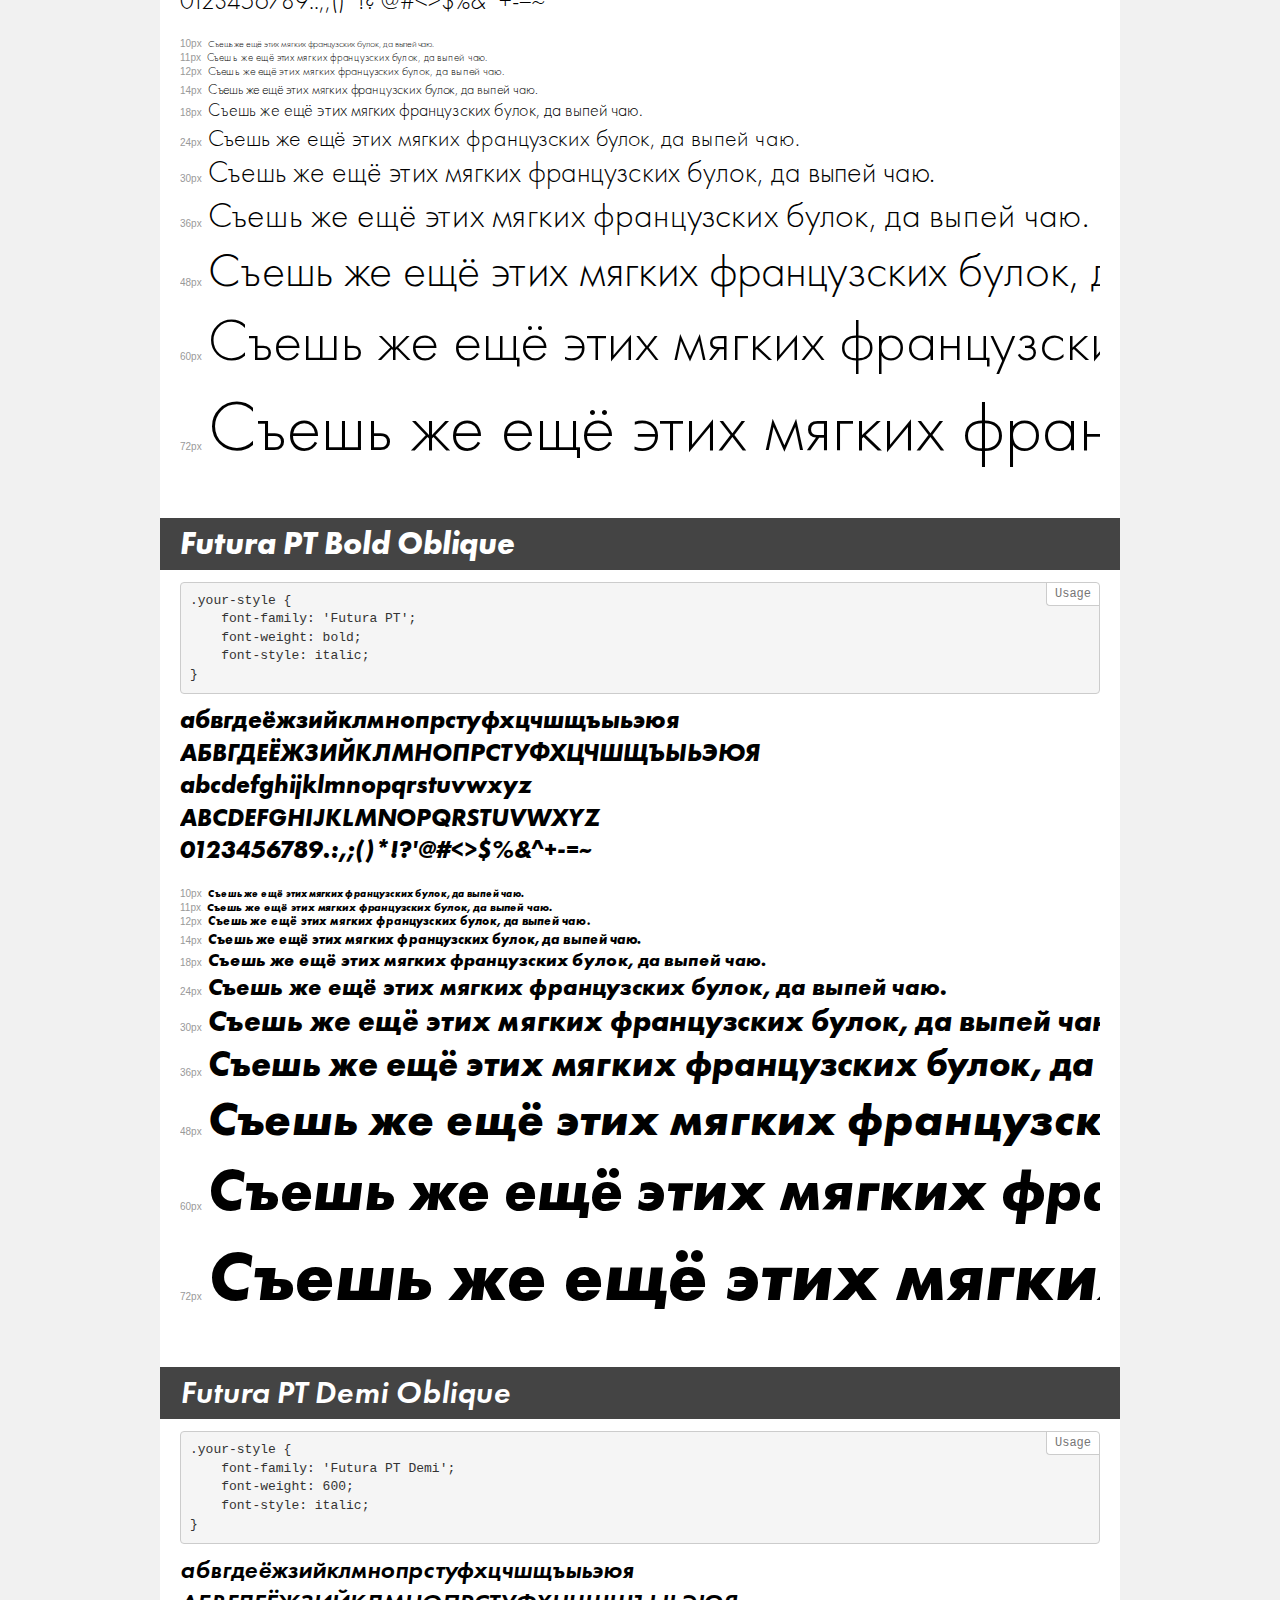
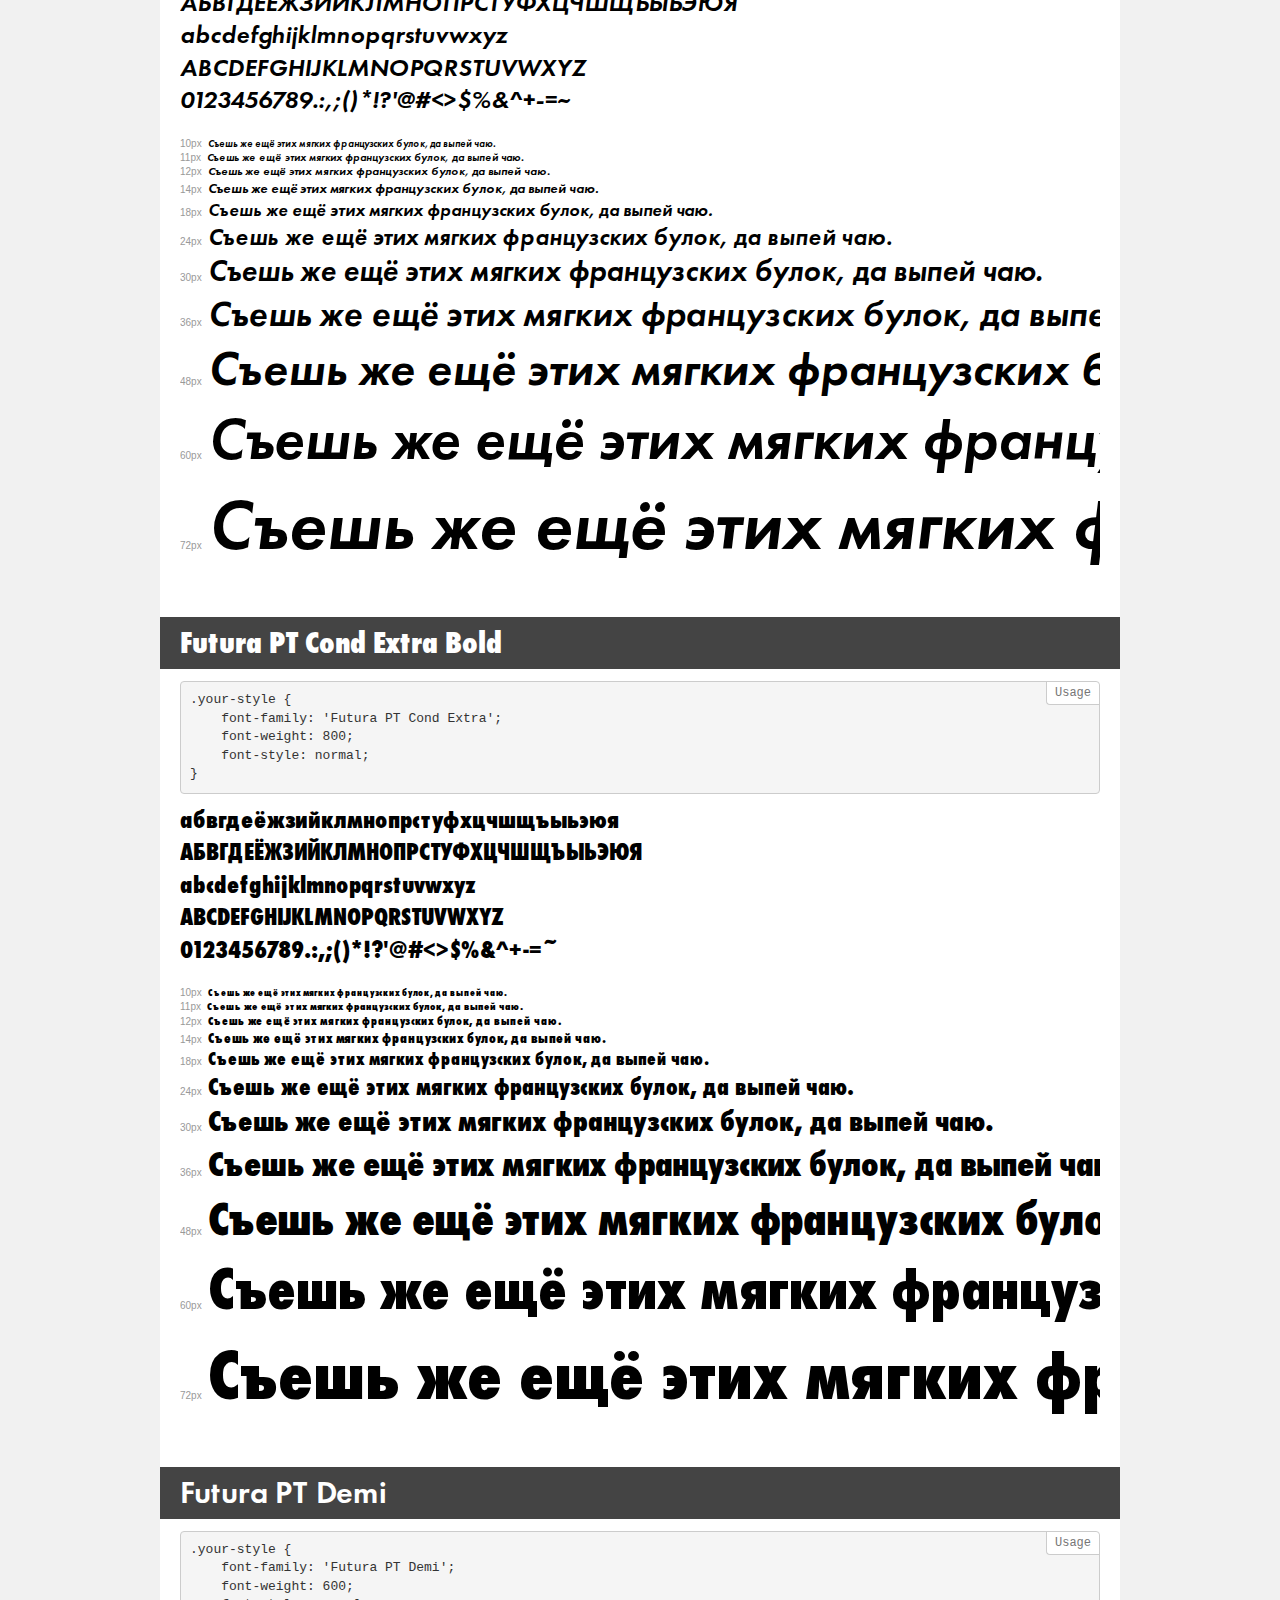
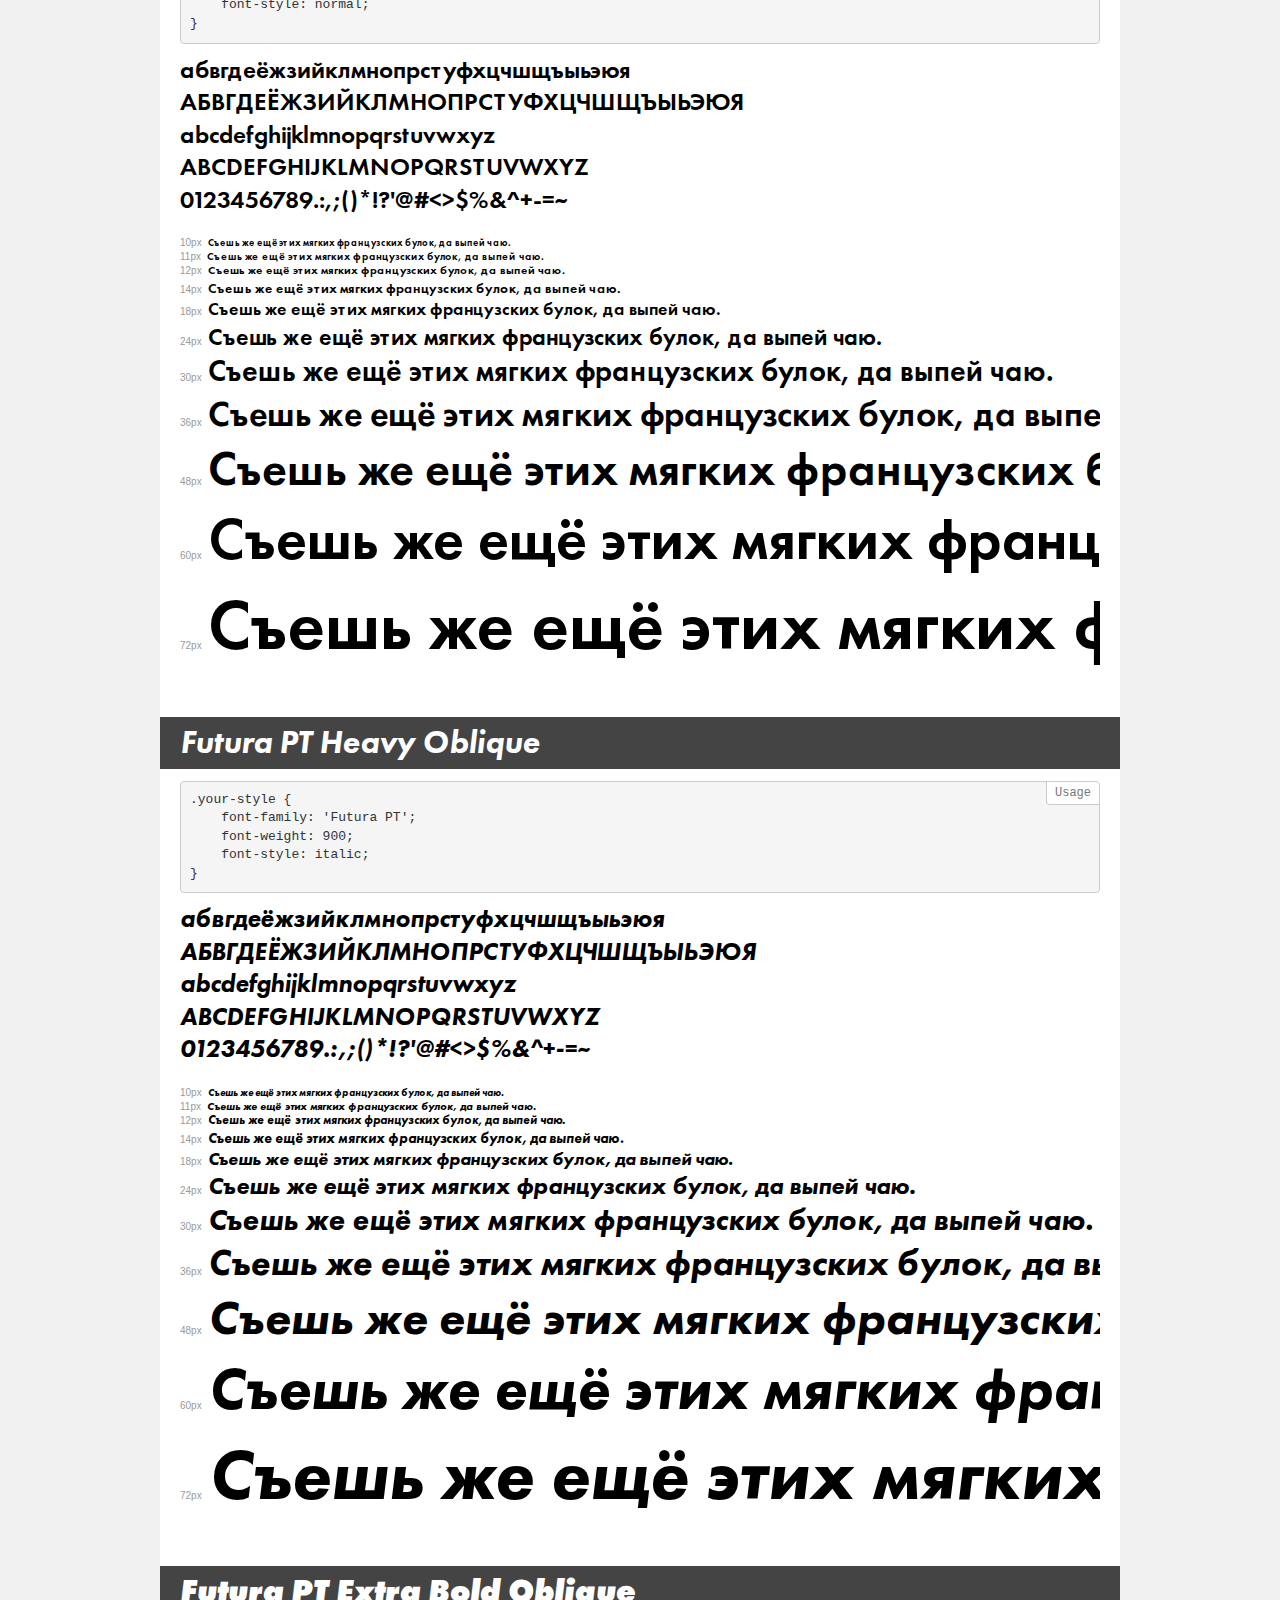
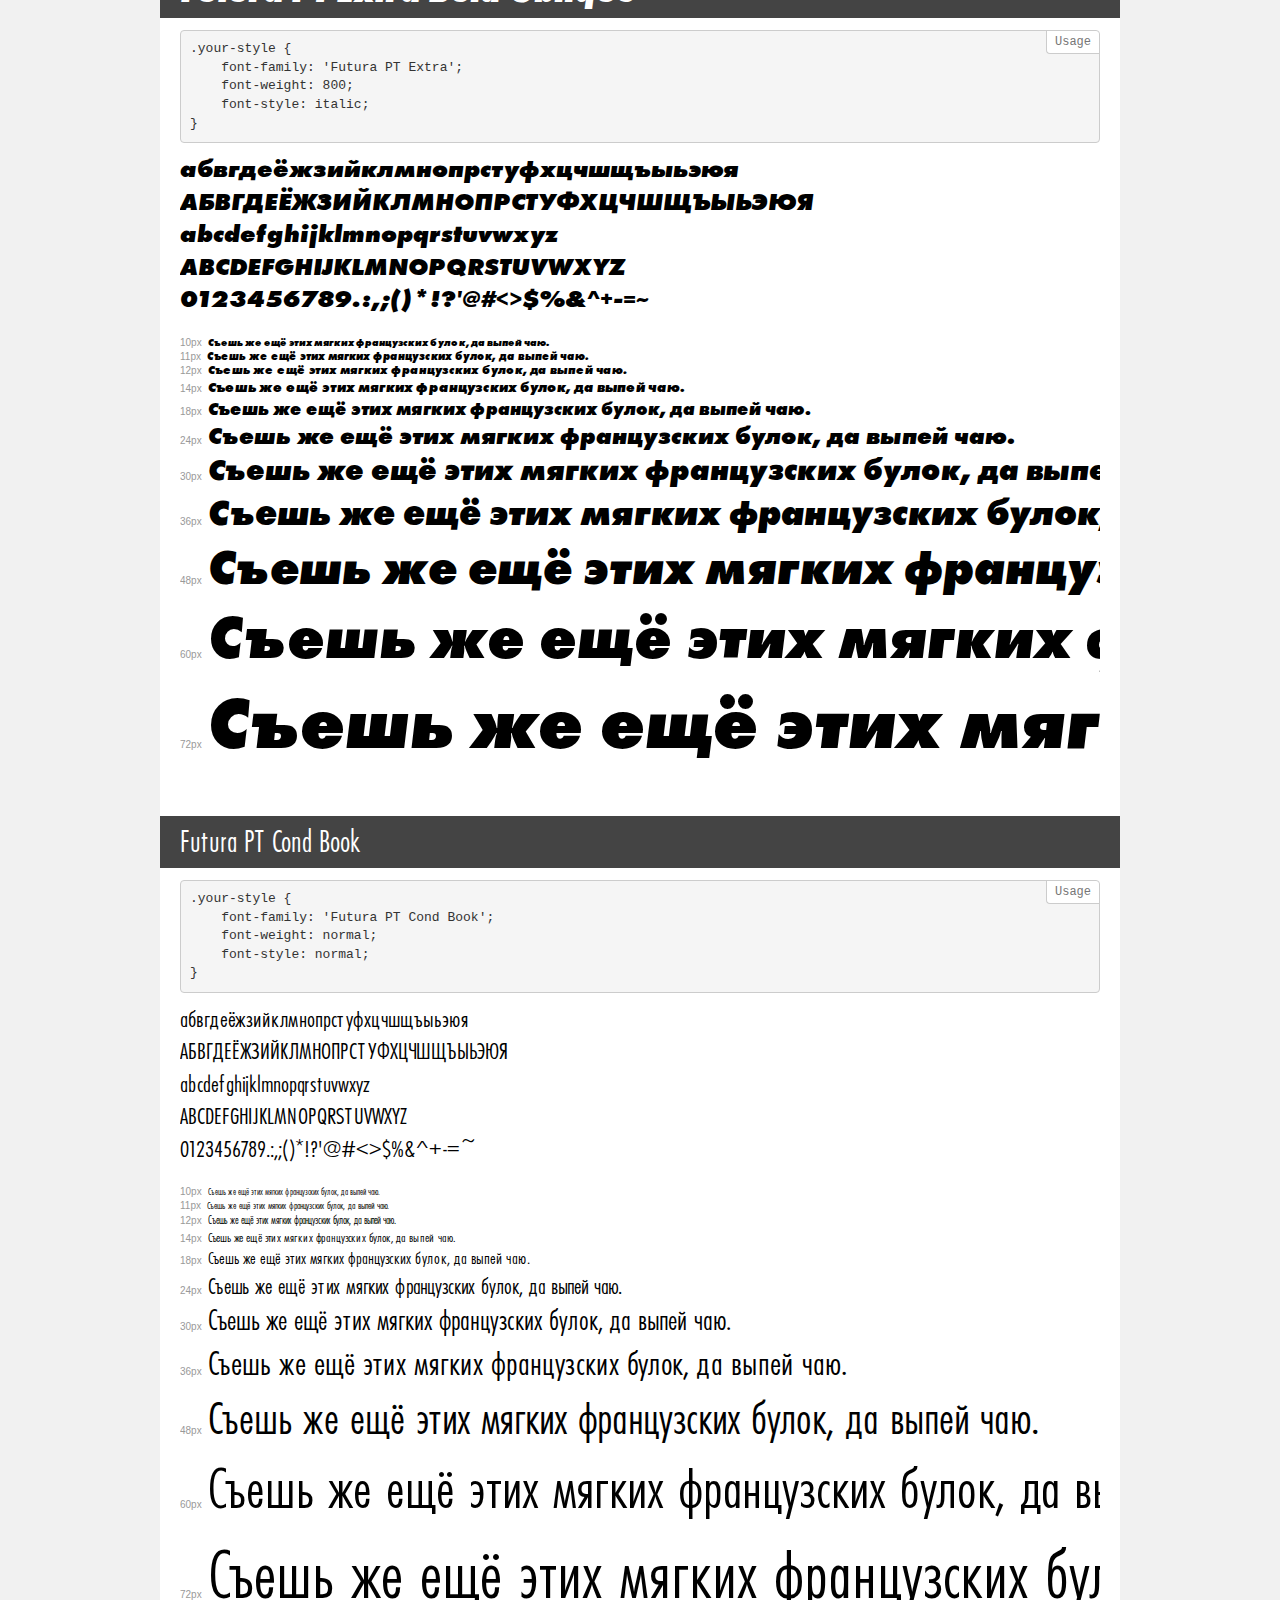
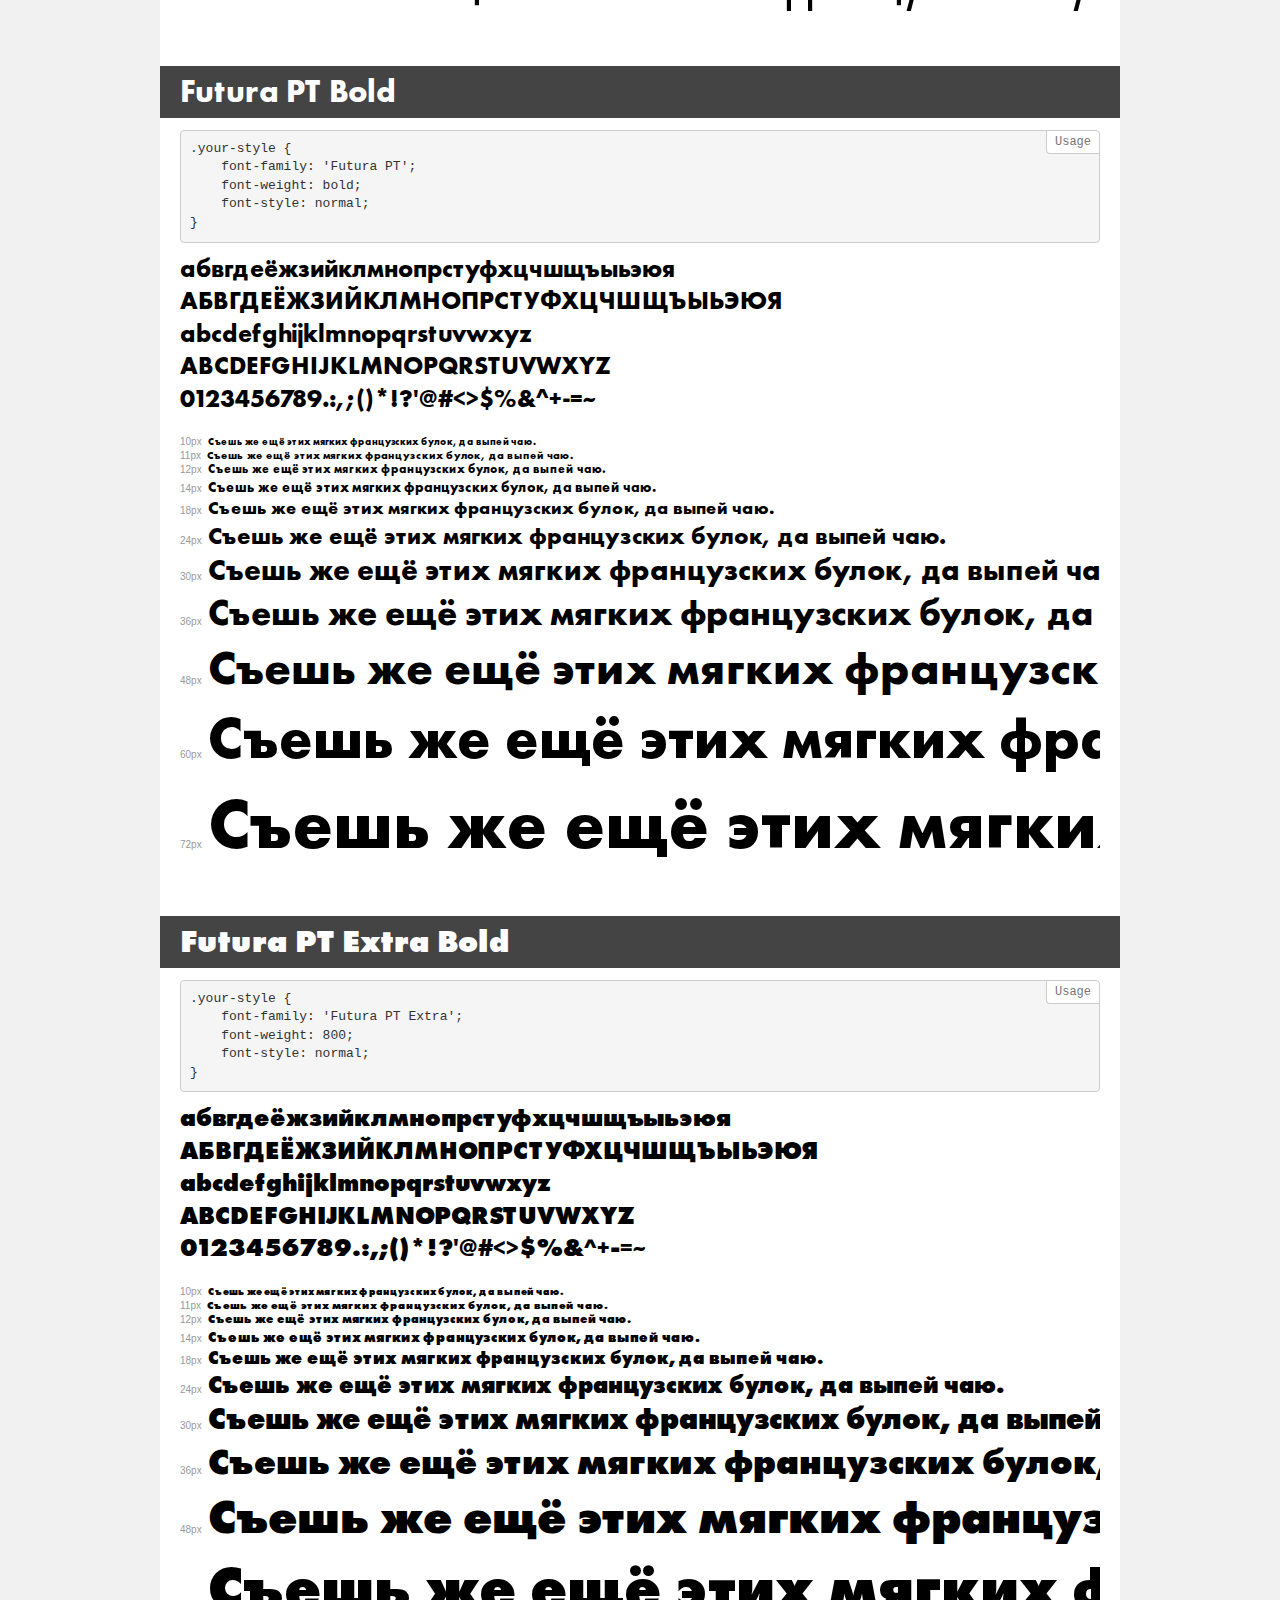
<file: css/fonts/FuturaPT/demo.html>
<!DOCTYPE html>
<html>
<head>
    <meta charset="utf-8">
    <meta http-equiv="X-UA-Compatible" content="IE=edge">
    <meta name="viewport" content="width=device-width, initial-scale=1">
    <meta name="robots" content="noindex, noarchive">
    <meta name="format-detection" content="telephone=no">
    <title>Transfonter demo</title>
    <link href="stylesheet.css" rel="stylesheet">
    <style>
        /*
        http://meyerweb.com/eric/tools/css/reset/
        v2.0 | 20110126
        License: none (public domain)
        */
        html, body, div, span, applet, object, iframe,
        h1, h2, h3, h4, h5, h6, p, blockquote, pre,
        a, abbr, acronym, address, big, cite, code,
        del, dfn, em, img, ins, kbd, q, s, samp,
        small, strike, strong, sub, sup, tt, var,
        b, u, i, center,
        dl, dt, dd, ol, ul, li,
        fieldset, form, label, legend,
        table, caption, tbody, tfoot, thead, tr, th, td,
        article, aside, canvas, details, embed,
        figure, figcaption, footer, header, hgroup,
        menu, nav, output, ruby, section, summary,
        time, mark, audio, video {
            margin: 0;
            padding: 0;
            border: 0;
            font-size: 100%;
            font: inherit;
            vertical-align: baseline;
        }
        /* HTML5 display-role reset for older browsers */
        article, aside, details, figcaption, figure,
        footer, header, hgroup, menu, nav, section {
            display: block;
        }
        body {
            line-height: 1;
        }
        ol, ul {
            list-style: none;
        }
        blockquote, q {
            quotes: none;
        }
        blockquote:before, blockquote:after,
        q:before, q:after {
            content: '';
            content: none;
        }
        table {
            border-collapse: collapse;
            border-spacing: 0;
        }
        /* common styles */
        body {
            background: #f1f1f1;
            color: #000;
        }
        .page {
            background: #fff;
            width: 920px;
            margin: 0 auto;
            padding: 20px 20px 0 20px;
            overflow: hidden;
        }
        .font-container {
            overflow-x: auto;
            overflow-y: hidden;
            margin-bottom: 40px;
            line-height: 1.3;
            white-space: nowrap;
            padding-bottom: 5px;
        }
        h1 {
            position: relative;
            background: #444;
            font-size: 32px;
            color: #fff;
            padding: 10px 20px;
            margin: 0 -20px 12px -20px;
        }
        .letters {
            font-size: 25px;
            margin-bottom: 20px;
        }
        .s10:before {
            content: '10px';
        }
        .s11:before {
            content: '11px';
        }
        .s12:before {
            content: '12px';
        }
        .s14:before {
            content: '14px';
        }
        .s18:before {
            content: '18px';
        }
        .s24:before {
            content: '24px';
        }
        .s30:before {
            content: '30px';
        }
        .s36:before {
            content: '36px';
        }
        .s48:before {
            content: '48px';
        }
        .s60:before {
            content: '60px';
        }
        .s72:before {
            content: '72px';
        }
        .s10:before, .s11:before, .s12:before, .s14:before,
        .s18:before, .s24:before, .s30:before, .s36:before,
        .s48:before, .s60:before, .s72:before {
            font-family: Arial, sans-serif;
            font-size: 10px;
            font-weight: normal;
            font-style: normal;
            color: #999;
            padding-right: 6px;
        }
        pre {
            display: block;
            position: relative;
            padding: 9px;
            margin: 0 0 10px;
            font-family: Monaco, Menlo, Consolas, "Courier New", monospace !important;
            font-size: 13px;
            line-height: 1.428571429;
            color: #333;
            font-weight: normal !important;
            font-style: normal !important;
            background-color: #f5f5f5;
            border: 1px solid #ccc;
            overflow-x: auto;
            border-radius: 4px;
        }
        pre:after {
            display: block;
            position: absolute;
            right: 0;
            top: 0;
            content: 'Usage';
            line-height: 1;
            padding: 5px 8px;
            font-size: 12px;
            color: #767676;
            background-color: #fff;
            border: 1px solid #ccc;
            border-right: none;
            border-top: none;
            border-radius: 0 4px 0 4px;
            z-index: 10;
        }
        /* responsive */
        @media (max-width: 959px) {
            .page {
                width: auto;
                margin: 0;
            }
        }
    </style>
</head>
<body>
<div class="page">
    <div class="demo" style="font-family: 'Futura PT'; font-weight: 900; font-style: normal;">
        <h1>Futura PT Heavy</h1>
        <pre>.your-style {
    font-family: 'Futura PT';
    font-weight: 900;
    font-style: normal;
}</pre>
        <div class="font-container">
            <p class="letters">
                абвгдеёжзийклмнопрстуфхцчшщъыьэюя<br>
АБВГДЕЁЖЗИЙКЛМНОПРСТУФХЦЧШЩЪЫЬЭЮЯ<br>
abcdefghijklmnopqrstuvwxyz<br>
ABCDEFGHIJKLMNOPQRSTUVWXYZ<br>
                0123456789.:,;()*!?'@#<>$%&^+-=~
            </p>
            <p class="s10" style="font-size: 10px;">Съешь же ещё этих мягких французских булок, да выпей чаю.</p>
            <p class="s11" style="font-size: 11px;">Съешь же ещё этих мягких французских булок, да выпей чаю.</p>
            <p class="s12" style="font-size: 12px;">Съешь же ещё этих мягких французских булок, да выпей чаю.</p>
            <p class="s14" style="font-size: 14px;">Съешь же ещё этих мягких французских булок, да выпей чаю.</p>
            <p class="s18" style="font-size: 18px;">Съешь же ещё этих мягких французских булок, да выпей чаю.</p>
            <p class="s24" style="font-size: 24px;">Съешь же ещё этих мягких французских булок, да выпей чаю.</p>
            <p class="s30" style="font-size: 30px;">Съешь же ещё этих мягких французских булок, да выпей чаю.</p>
            <p class="s36" style="font-size: 36px;">Съешь же ещё этих мягких французских булок, да выпей чаю.</p>
            <p class="s48" style="font-size: 48px;">Съешь же ещё этих мягких французских булок, да выпей чаю.</p>
            <p class="s60" style="font-size: 60px;">Съешь же ещё этих мягких французских булок, да выпей чаю.</p>
            <p class="s72" style="font-size: 72px;">Съешь же ещё этих мягких французских булок, да выпей чаю.</p>
        </div>
    </div>
    <div class="demo" style="font-family: 'Futura PT'; font-weight: 500; font-style: normal;">
        <h1>Futura PT Medium</h1>
        <pre>.your-style {
    font-family: 'Futura PT';
    font-weight: 500;
    font-style: normal;
}</pre>
        <div class="font-container">
            <p class="letters">
                абвгдеёжзийклмнопрстуфхцчшщъыьэюя<br>
АБВГДЕЁЖЗИЙКЛМНОПРСТУФХЦЧШЩЪЫЬЭЮЯ<br>
abcdefghijklmnopqrstuvwxyz<br>
ABCDEFGHIJKLMNOPQRSTUVWXYZ<br>
                0123456789.:,;()*!?'@#<>$%&^+-=~
            </p>
            <p class="s10" style="font-size: 10px;">Съешь же ещё этих мягких французских булок, да выпей чаю.</p>
            <p class="s11" style="font-size: 11px;">Съешь же ещё этих мягких французских булок, да выпей чаю.</p>
            <p class="s12" style="font-size: 12px;">Съешь же ещё этих мягких французских булок, да выпей чаю.</p>
            <p class="s14" style="font-size: 14px;">Съешь же ещё этих мягких французских булок, да выпей чаю.</p>
            <p class="s18" style="font-size: 18px;">Съешь же ещё этих мягких французских булок, да выпей чаю.</p>
            <p class="s24" style="font-size: 24px;">Съешь же ещё этих мягких французских булок, да выпей чаю.</p>
            <p class="s30" style="font-size: 30px;">Съешь же ещё этих мягких французских булок, да выпей чаю.</p>
            <p class="s36" style="font-size: 36px;">Съешь же ещё этих мягких французских булок, да выпей чаю.</p>
            <p class="s48" style="font-size: 48px;">Съешь же ещё этих мягких французских булок, да выпей чаю.</p>
            <p class="s60" style="font-size: 60px;">Съешь же ещё этих мягких французских булок, да выпей чаю.</p>
            <p class="s72" style="font-size: 72px;">Съешь же ещё этих мягких французских булок, да выпей чаю.</p>
        </div>
    </div>
    <div class="demo" style="font-family: 'Futura PT'; font-weight: 500; font-style: italic;">
        <h1>Futura PT Medium Oblique</h1>
        <pre>.your-style {
    font-family: 'Futura PT';
    font-weight: 500;
    font-style: italic;
}</pre>
        <div class="font-container">
            <p class="letters">
                абвгдеёжзийклмнопрстуфхцчшщъыьэюя<br>
АБВГДЕЁЖЗИЙКЛМНОПРСТУФХЦЧШЩЪЫЬЭЮЯ<br>
abcdefghijklmnopqrstuvwxyz<br>
ABCDEFGHIJKLMNOPQRSTUVWXYZ<br>
                0123456789.:,;()*!?'@#<>$%&^+-=~
            </p>
            <p class="s10" style="font-size: 10px;">Съешь же ещё этих мягких французских булок, да выпей чаю.</p>
            <p class="s11" style="font-size: 11px;">Съешь же ещё этих мягких французских булок, да выпей чаю.</p>
            <p class="s12" style="font-size: 12px;">Съешь же ещё этих мягких французских булок, да выпей чаю.</p>
            <p class="s14" style="font-size: 14px;">Съешь же ещё этих мягких французских булок, да выпей чаю.</p>
            <p class="s18" style="font-size: 18px;">Съешь же ещё этих мягких французских булок, да выпей чаю.</p>
            <p class="s24" style="font-size: 24px;">Съешь же ещё этих мягких французских булок, да выпей чаю.</p>
            <p class="s30" style="font-size: 30px;">Съешь же ещё этих мягких французских булок, да выпей чаю.</p>
            <p class="s36" style="font-size: 36px;">Съешь же ещё этих мягких французских булок, да выпей чаю.</p>
            <p class="s48" style="font-size: 48px;">Съешь же ещё этих мягких французских булок, да выпей чаю.</p>
            <p class="s60" style="font-size: 60px;">Съешь же ещё этих мягких французских булок, да выпей чаю.</p>
            <p class="s72" style="font-size: 72px;">Съешь же ещё этих мягких французских булок, да выпей чаю.</p>
        </div>
    </div>
    <div class="demo" style="font-family: 'Futura PT Cond'; font-weight: 500; font-style: normal;">
        <h1>Futura PT Cond Medium</h1>
        <pre>.your-style {
    font-family: 'Futura PT Cond';
    font-weight: 500;
    font-style: normal;
}</pre>
        <div class="font-container">
            <p class="letters">
                абвгдеёжзийклмнопрстуфхцчшщъыьэюя<br>
АБВГДЕЁЖЗИЙКЛМНОПРСТУФХЦЧШЩЪЫЬЭЮЯ<br>
abcdefghijklmnopqrstuvwxyz<br>
ABCDEFGHIJKLMNOPQRSTUVWXYZ<br>
                0123456789.:,;()*!?'@#<>$%&^+-=~
            </p>
            <p class="s10" style="font-size: 10px;">Съешь же ещё этих мягких французских булок, да выпей чаю.</p>
            <p class="s11" style="font-size: 11px;">Съешь же ещё этих мягких французских булок, да выпей чаю.</p>
            <p class="s12" style="font-size: 12px;">Съешь же ещё этих мягких французских булок, да выпей чаю.</p>
            <p class="s14" style="font-size: 14px;">Съешь же ещё этих мягких французских булок, да выпей чаю.</p>
            <p class="s18" style="font-size: 18px;">Съешь же ещё этих мягких французских булок, да выпей чаю.</p>
            <p class="s24" style="font-size: 24px;">Съешь же ещё этих мягких французских булок, да выпей чаю.</p>
            <p class="s30" style="font-size: 30px;">Съешь же ещё этих мягких французских булок, да выпей чаю.</p>
            <p class="s36" style="font-size: 36px;">Съешь же ещё этих мягких французских булок, да выпей чаю.</p>
            <p class="s48" style="font-size: 48px;">Съешь же ещё этих мягких французских булок, да выпей чаю.</p>
            <p class="s60" style="font-size: 60px;">Съешь же ещё этих мягких французских булок, да выпей чаю.</p>
            <p class="s72" style="font-size: 72px;">Съешь же ещё этих мягких французских булок, да выпей чаю.</p>
        </div>
    </div>
    <div class="demo" style="font-family: 'Futura PT'; font-weight: 300; font-style: italic;">
        <h1>Futura PT Light Oblique</h1>
        <pre>.your-style {
    font-family: 'Futura PT';
    font-weight: 300;
    font-style: italic;
}</pre>
        <div class="font-container">
            <p class="letters">
                абвгдеёжзийклмнопрстуфхцчшщъыьэюя<br>
АБВГДЕЁЖЗИЙКЛМНОПРСТУФХЦЧШЩЪЫЬЭЮЯ<br>
abcdefghijklmnopqrstuvwxyz<br>
ABCDEFGHIJKLMNOPQRSTUVWXYZ<br>
                0123456789.:,;()*!?'@#<>$%&^+-=~
            </p>
            <p class="s10" style="font-size: 10px;">Съешь же ещё этих мягких французских булок, да выпей чаю.</p>
            <p class="s11" style="font-size: 11px;">Съешь же ещё этих мягких французских булок, да выпей чаю.</p>
            <p class="s12" style="font-size: 12px;">Съешь же ещё этих мягких французских булок, да выпей чаю.</p>
            <p class="s14" style="font-size: 14px;">Съешь же ещё этих мягких французских булок, да выпей чаю.</p>
            <p class="s18" style="font-size: 18px;">Съешь же ещё этих мягких французских булок, да выпей чаю.</p>
            <p class="s24" style="font-size: 24px;">Съешь же ещё этих мягких французских булок, да выпей чаю.</p>
            <p class="s30" style="font-size: 30px;">Съешь же ещё этих мягких французских булок, да выпей чаю.</p>
            <p class="s36" style="font-size: 36px;">Съешь же ещё этих мягких французских булок, да выпей чаю.</p>
            <p class="s48" style="font-size: 48px;">Съешь же ещё этих мягких французских булок, да выпей чаю.</p>
            <p class="s60" style="font-size: 60px;">Съешь же ещё этих мягких французских булок, да выпей чаю.</p>
            <p class="s72" style="font-size: 72px;">Съешь же ещё этих мягких французских булок, да выпей чаю.</p>
        </div>
    </div>
    <div class="demo" style="font-family: 'Futura PT Book'; font-weight: normal; font-style: normal;">
        <h1>Futura PT Book</h1>
        <pre>.your-style {
    font-family: 'Futura PT Book';
    font-weight: normal;
    font-style: normal;
}</pre>
        <div class="font-container">
            <p class="letters">
                абвгдеёжзийклмнопрстуфхцчшщъыьэюя<br>
АБВГДЕЁЖЗИЙКЛМНОПРСТУФХЦЧШЩЪЫЬЭЮЯ<br>
abcdefghijklmnopqrstuvwxyz<br>
ABCDEFGHIJKLMNOPQRSTUVWXYZ<br>
                0123456789.:,;()*!?'@#<>$%&^+-=~
            </p>
            <p class="s10" style="font-size: 10px;">Съешь же ещё этих мягких французских булок, да выпей чаю.</p>
            <p class="s11" style="font-size: 11px;">Съешь же ещё этих мягких французских булок, да выпей чаю.</p>
            <p class="s12" style="font-size: 12px;">Съешь же ещё этих мягких французских булок, да выпей чаю.</p>
            <p class="s14" style="font-size: 14px;">Съешь же ещё этих мягких французских булок, да выпей чаю.</p>
            <p class="s18" style="font-size: 18px;">Съешь же ещё этих мягких французских булок, да выпей чаю.</p>
            <p class="s24" style="font-size: 24px;">Съешь же ещё этих мягких французских булок, да выпей чаю.</p>
            <p class="s30" style="font-size: 30px;">Съешь же ещё этих мягких французских булок, да выпей чаю.</p>
            <p class="s36" style="font-size: 36px;">Съешь же ещё этих мягких французских булок, да выпей чаю.</p>
            <p class="s48" style="font-size: 48px;">Съешь же ещё этих мягких французских булок, да выпей чаю.</p>
            <p class="s60" style="font-size: 60px;">Съешь же ещё этих мягких французских булок, да выпей чаю.</p>
            <p class="s72" style="font-size: 72px;">Съешь же ещё этих мягких французских булок, да выпей чаю.</p>
        </div>
    </div>
    <div class="demo" style="font-family: 'Futura PT Cond'; font-weight: bold; font-style: normal;">
        <h1>Futura PT Cond Bold</h1>
        <pre>.your-style {
    font-family: 'Futura PT Cond';
    font-weight: bold;
    font-style: normal;
}</pre>
        <div class="font-container">
            <p class="letters">
                абвгдеёжзийклмнопрстуфхцчшщъыьэюя<br>
АБВГДЕЁЖЗИЙКЛМНОПРСТУФХЦЧШЩЪЫЬЭЮЯ<br>
abcdefghijklmnopqrstuvwxyz<br>
ABCDEFGHIJKLMNOPQRSTUVWXYZ<br>
                0123456789.:,;()*!?'@#<>$%&^+-=~
            </p>
            <p class="s10" style="font-size: 10px;">Съешь же ещё этих мягких французских булок, да выпей чаю.</p>
            <p class="s11" style="font-size: 11px;">Съешь же ещё этих мягких французских булок, да выпей чаю.</p>
            <p class="s12" style="font-size: 12px;">Съешь же ещё этих мягких французских булок, да выпей чаю.</p>
            <p class="s14" style="font-size: 14px;">Съешь же ещё этих мягких французских булок, да выпей чаю.</p>
            <p class="s18" style="font-size: 18px;">Съешь же ещё этих мягких французских булок, да выпей чаю.</p>
            <p class="s24" style="font-size: 24px;">Съешь же ещё этих мягких французских булок, да выпей чаю.</p>
            <p class="s30" style="font-size: 30px;">Съешь же ещё этих мягких французских булок, да выпей чаю.</p>
            <p class="s36" style="font-size: 36px;">Съешь же ещё этих мягких французских булок, да выпей чаю.</p>
            <p class="s48" style="font-size: 48px;">Съешь же ещё этих мягких французских булок, да выпей чаю.</p>
            <p class="s60" style="font-size: 60px;">Съешь же ещё этих мягких французских булок, да выпей чаю.</p>
            <p class="s72" style="font-size: 72px;">Съешь же ещё этих мягких французских булок, да выпей чаю.</p>
        </div>
    </div>
    <div class="demo" style="font-family: 'Futura PT Book'; font-weight: normal; font-style: italic;">
        <h1>Futura PT Book Oblique</h1>
        <pre>.your-style {
    font-family: 'Futura PT Book';
    font-weight: normal;
    font-style: italic;
}</pre>
        <div class="font-container">
            <p class="letters">
                абвгдеёжзийклмнопрстуфхцчшщъыьэюя<br>
АБВГДЕЁЖЗИЙКЛМНОПРСТУФХЦЧШЩЪЫЬЭЮЯ<br>
abcdefghijklmnopqrstuvwxyz<br>
ABCDEFGHIJKLMNOPQRSTUVWXYZ<br>
                0123456789.:,;()*!?'@#<>$%&^+-=~
            </p>
            <p class="s10" style="font-size: 10px;">Съешь же ещё этих мягких французских булок, да выпей чаю.</p>
            <p class="s11" style="font-size: 11px;">Съешь же ещё этих мягких французских булок, да выпей чаю.</p>
            <p class="s12" style="font-size: 12px;">Съешь же ещё этих мягких французских булок, да выпей чаю.</p>
            <p class="s14" style="font-size: 14px;">Съешь же ещё этих мягких французских булок, да выпей чаю.</p>
            <p class="s18" style="font-size: 18px;">Съешь же ещё этих мягких французских булок, да выпей чаю.</p>
            <p class="s24" style="font-size: 24px;">Съешь же ещё этих мягких французских булок, да выпей чаю.</p>
            <p class="s30" style="font-size: 30px;">Съешь же ещё этих мягких французских булок, да выпей чаю.</p>
            <p class="s36" style="font-size: 36px;">Съешь же ещё этих мягких французских булок, да выпей чаю.</p>
            <p class="s48" style="font-size: 48px;">Съешь же ещё этих мягких французских булок, да выпей чаю.</p>
            <p class="s60" style="font-size: 60px;">Съешь же ещё этих мягких французских булок, да выпей чаю.</p>
            <p class="s72" style="font-size: 72px;">Съешь же ещё этих мягких французских булок, да выпей чаю.</p>
        </div>
    </div>
    <div class="demo" style="font-family: 'Futura PT Cond Extra'; font-weight: 800; font-style: italic;">
        <h1>Futura PT Cond Extra Bold Oblique</h1>
        <pre>.your-style {
    font-family: 'Futura PT Cond Extra';
    font-weight: 800;
    font-style: italic;
}</pre>
        <div class="font-container">
            <p class="letters">
                абвгдеёжзийклмнопрстуфхцчшщъыьэюя<br>
АБВГДЕЁЖЗИЙКЛМНОПРСТУФХЦЧШЩЪЫЬЭЮЯ<br>
abcdefghijklmnopqrstuvwxyz<br>
ABCDEFGHIJKLMNOPQRSTUVWXYZ<br>
                0123456789.:,;()*!?'@#<>$%&^+-=~
            </p>
            <p class="s10" style="font-size: 10px;">Съешь же ещё этих мягких французских булок, да выпей чаю.</p>
            <p class="s11" style="font-size: 11px;">Съешь же ещё этих мягких французских булок, да выпей чаю.</p>
            <p class="s12" style="font-size: 12px;">Съешь же ещё этих мягких французских булок, да выпей чаю.</p>
            <p class="s14" style="font-size: 14px;">Съешь же ещё этих мягких французских булок, да выпей чаю.</p>
            <p class="s18" style="font-size: 18px;">Съешь же ещё этих мягких французских булок, да выпей чаю.</p>
            <p class="s24" style="font-size: 24px;">Съешь же ещё этих мягких французских булок, да выпей чаю.</p>
            <p class="s30" style="font-size: 30px;">Съешь же ещё этих мягких французских булок, да выпей чаю.</p>
            <p class="s36" style="font-size: 36px;">Съешь же ещё этих мягких французских булок, да выпей чаю.</p>
            <p class="s48" style="font-size: 48px;">Съешь же ещё этих мягких французских булок, да выпей чаю.</p>
            <p class="s60" style="font-size: 60px;">Съешь же ещё этих мягких французских булок, да выпей чаю.</p>
            <p class="s72" style="font-size: 72px;">Съешь же ещё этих мягких французских булок, да выпей чаю.</p>
        </div>
    </div>
    <div class="demo" style="font-family: 'Futura PT'; font-weight: 300; font-style: normal;">
        <h1>Futura PT Light</h1>
        <pre>.your-style {
    font-family: 'Futura PT';
    font-weight: 300;
    font-style: normal;
}</pre>
        <div class="font-container">
            <p class="letters">
                абвгдеёжзийклмнопрстуфхцчшщъыьэюя<br>
АБВГДЕЁЖЗИЙКЛМНОПРСТУФХЦЧШЩЪЫЬЭЮЯ<br>
abcdefghijklmnopqrstuvwxyz<br>
ABCDEFGHIJKLMNOPQRSTUVWXYZ<br>
                0123456789.:,;()*!?'@#<>$%&^+-=~
            </p>
            <p class="s10" style="font-size: 10px;">Съешь же ещё этих мягких французских булок, да выпей чаю.</p>
            <p class="s11" style="font-size: 11px;">Съешь же ещё этих мягких французских булок, да выпей чаю.</p>
            <p class="s12" style="font-size: 12px;">Съешь же ещё этих мягких французских булок, да выпей чаю.</p>
            <p class="s14" style="font-size: 14px;">Съешь же ещё этих мягких французских булок, да выпей чаю.</p>
            <p class="s18" style="font-size: 18px;">Съешь же ещё этих мягких французских булок, да выпей чаю.</p>
            <p class="s24" style="font-size: 24px;">Съешь же ещё этих мягких французских булок, да выпей чаю.</p>
            <p class="s30" style="font-size: 30px;">Съешь же ещё этих мягких французских булок, да выпей чаю.</p>
            <p class="s36" style="font-size: 36px;">Съешь же ещё этих мягких французских булок, да выпей чаю.</p>
            <p class="s48" style="font-size: 48px;">Съешь же ещё этих мягких французских булок, да выпей чаю.</p>
            <p class="s60" style="font-size: 60px;">Съешь же ещё этих мягких французских булок, да выпей чаю.</p>
            <p class="s72" style="font-size: 72px;">Съешь же ещё этих мягких французских булок, да выпей чаю.</p>
        </div>
    </div>
    <div class="demo" style="font-family: 'Futura PT'; font-weight: bold; font-style: italic;">
        <h1>Futura PT Bold Oblique</h1>
        <pre>.your-style {
    font-family: 'Futura PT';
    font-weight: bold;
    font-style: italic;
}</pre>
        <div class="font-container">
            <p class="letters">
                абвгдеёжзийклмнопрстуфхцчшщъыьэюя<br>
АБВГДЕЁЖЗИЙКЛМНОПРСТУФХЦЧШЩЪЫЬЭЮЯ<br>
abcdefghijklmnopqrstuvwxyz<br>
ABCDEFGHIJKLMNOPQRSTUVWXYZ<br>
                0123456789.:,;()*!?'@#<>$%&^+-=~
            </p>
            <p class="s10" style="font-size: 10px;">Съешь же ещё этих мягких французских булок, да выпей чаю.</p>
            <p class="s11" style="font-size: 11px;">Съешь же ещё этих мягких французских булок, да выпей чаю.</p>
            <p class="s12" style="font-size: 12px;">Съешь же ещё этих мягких французских булок, да выпей чаю.</p>
            <p class="s14" style="font-size: 14px;">Съешь же ещё этих мягких французских булок, да выпей чаю.</p>
            <p class="s18" style="font-size: 18px;">Съешь же ещё этих мягких французских булок, да выпей чаю.</p>
            <p class="s24" style="font-size: 24px;">Съешь же ещё этих мягких французских булок, да выпей чаю.</p>
            <p class="s30" style="font-size: 30px;">Съешь же ещё этих мягких французских булок, да выпей чаю.</p>
            <p class="s36" style="font-size: 36px;">Съешь же ещё этих мягких французских булок, да выпей чаю.</p>
            <p class="s48" style="font-size: 48px;">Съешь же ещё этих мягких французских булок, да выпей чаю.</p>
            <p class="s60" style="font-size: 60px;">Съешь же ещё этих мягких французских булок, да выпей чаю.</p>
            <p class="s72" style="font-size: 72px;">Съешь же ещё этих мягких французских булок, да выпей чаю.</p>
        </div>
    </div>
    <div class="demo" style="font-family: 'Futura PT Demi'; font-weight: 600; font-style: italic;">
        <h1>Futura PT Demi Oblique</h1>
        <pre>.your-style {
    font-family: 'Futura PT Demi';
    font-weight: 600;
    font-style: italic;
}</pre>
        <div class="font-container">
            <p class="letters">
                абвгдеёжзийклмнопрстуфхцчшщъыьэюя<br>
АБВГДЕЁЖЗИЙКЛМНОПРСТУФХЦЧШЩЪЫЬЭЮЯ<br>
abcdefghijklmnopqrstuvwxyz<br>
ABCDEFGHIJKLMNOPQRSTUVWXYZ<br>
                0123456789.:,;()*!?'@#<>$%&^+-=~
            </p>
            <p class="s10" style="font-size: 10px;">Съешь же ещё этих мягких французских булок, да выпей чаю.</p>
            <p class="s11" style="font-size: 11px;">Съешь же ещё этих мягких французских булок, да выпей чаю.</p>
            <p class="s12" style="font-size: 12px;">Съешь же ещё этих мягких французских булок, да выпей чаю.</p>
            <p class="s14" style="font-size: 14px;">Съешь же ещё этих мягких французских булок, да выпей чаю.</p>
            <p class="s18" style="font-size: 18px;">Съешь же ещё этих мягких французских булок, да выпей чаю.</p>
            <p class="s24" style="font-size: 24px;">Съешь же ещё этих мягких французских булок, да выпей чаю.</p>
            <p class="s30" style="font-size: 30px;">Съешь же ещё этих мягких французских булок, да выпей чаю.</p>
            <p class="s36" style="font-size: 36px;">Съешь же ещё этих мягких французских булок, да выпей чаю.</p>
            <p class="s48" style="font-size: 48px;">Съешь же ещё этих мягких французских булок, да выпей чаю.</p>
            <p class="s60" style="font-size: 60px;">Съешь же ещё этих мягких французских булок, да выпей чаю.</p>
            <p class="s72" style="font-size: 72px;">Съешь же ещё этих мягких французских булок, да выпей чаю.</p>
        </div>
    </div>
    <div class="demo" style="font-family: 'Futura PT Cond Extra'; font-weight: 800; font-style: normal;">
        <h1>Futura PT Cond Extra Bold</h1>
        <pre>.your-style {
    font-family: 'Futura PT Cond Extra';
    font-weight: 800;
    font-style: normal;
}</pre>
        <div class="font-container">
            <p class="letters">
                абвгдеёжзийклмнопрстуфхцчшщъыьэюя<br>
АБВГДЕЁЖЗИЙКЛМНОПРСТУФХЦЧШЩЪЫЬЭЮЯ<br>
abcdefghijklmnopqrstuvwxyz<br>
ABCDEFGHIJKLMNOPQRSTUVWXYZ<br>
                0123456789.:,;()*!?'@#<>$%&^+-=~
            </p>
            <p class="s10" style="font-size: 10px;">Съешь же ещё этих мягких французских булок, да выпей чаю.</p>
            <p class="s11" style="font-size: 11px;">Съешь же ещё этих мягких французских булок, да выпей чаю.</p>
            <p class="s12" style="font-size: 12px;">Съешь же ещё этих мягких французских булок, да выпей чаю.</p>
            <p class="s14" style="font-size: 14px;">Съешь же ещё этих мягких французских булок, да выпей чаю.</p>
            <p class="s18" style="font-size: 18px;">Съешь же ещё этих мягких французских булок, да выпей чаю.</p>
            <p class="s24" style="font-size: 24px;">Съешь же ещё этих мягких французских булок, да выпей чаю.</p>
            <p class="s30" style="font-size: 30px;">Съешь же ещё этих мягких французских булок, да выпей чаю.</p>
            <p class="s36" style="font-size: 36px;">Съешь же ещё этих мягких французских булок, да выпей чаю.</p>
            <p class="s48" style="font-size: 48px;">Съешь же ещё этих мягких французских булок, да выпей чаю.</p>
            <p class="s60" style="font-size: 60px;">Съешь же ещё этих мягких французских булок, да выпей чаю.</p>
            <p class="s72" style="font-size: 72px;">Съешь же ещё этих мягких французских булок, да выпей чаю.</p>
        </div>
    </div>
    <div class="demo" style="font-family: 'Futura PT Demi'; font-weight: 600; font-style: normal;">
        <h1>Futura PT Demi</h1>
        <pre>.your-style {
    font-family: 'Futura PT Demi';
    font-weight: 600;
    font-style: normal;
}</pre>
        <div class="font-container">
            <p class="letters">
                абвгдеёжзийклмнопрстуфхцчшщъыьэюя<br>
АБВГДЕЁЖЗИЙКЛМНОПРСТУФХЦЧШЩЪЫЬЭЮЯ<br>
abcdefghijklmnopqrstuvwxyz<br>
ABCDEFGHIJKLMNOPQRSTUVWXYZ<br>
                0123456789.:,;()*!?'@#<>$%&^+-=~
            </p>
            <p class="s10" style="font-size: 10px;">Съешь же ещё этих мягких французских булок, да выпей чаю.</p>
            <p class="s11" style="font-size: 11px;">Съешь же ещё этих мягких французских булок, да выпей чаю.</p>
            <p class="s12" style="font-size: 12px;">Съешь же ещё этих мягких французских булок, да выпей чаю.</p>
            <p class="s14" style="font-size: 14px;">Съешь же ещё этих мягких французских булок, да выпей чаю.</p>
            <p class="s18" style="font-size: 18px;">Съешь же ещё этих мягких французских булок, да выпей чаю.</p>
            <p class="s24" style="font-size: 24px;">Съешь же ещё этих мягких французских булок, да выпей чаю.</p>
            <p class="s30" style="font-size: 30px;">Съешь же ещё этих мягких французских булок, да выпей чаю.</p>
            <p class="s36" style="font-size: 36px;">Съешь же ещё этих мягких французских булок, да выпей чаю.</p>
            <p class="s48" style="font-size: 48px;">Съешь же ещё этих мягких французских булок, да выпей чаю.</p>
            <p class="s60" style="font-size: 60px;">Съешь же ещё этих мягких французских булок, да выпей чаю.</p>
            <p class="s72" style="font-size: 72px;">Съешь же ещё этих мягких французских булок, да выпей чаю.</p>
        </div>
    </div>
    <div class="demo" style="font-family: 'Futura PT'; font-weight: 900; font-style: italic;">
        <h1>Futura PT Heavy Oblique</h1>
        <pre>.your-style {
    font-family: 'Futura PT';
    font-weight: 900;
    font-style: italic;
}</pre>
        <div class="font-container">
            <p class="letters">
                абвгдеёжзийклмнопрстуфхцчшщъыьэюя<br>
АБВГДЕЁЖЗИЙКЛМНОПРСТУФХЦЧШЩЪЫЬЭЮЯ<br>
abcdefghijklmnopqrstuvwxyz<br>
ABCDEFGHIJKLMNOPQRSTUVWXYZ<br>
                0123456789.:,;()*!?'@#<>$%&^+-=~
            </p>
            <p class="s10" style="font-size: 10px;">Съешь же ещё этих мягких французских булок, да выпей чаю.</p>
            <p class="s11" style="font-size: 11px;">Съешь же ещё этих мягких французских булок, да выпей чаю.</p>
            <p class="s12" style="font-size: 12px;">Съешь же ещё этих мягких французских булок, да выпей чаю.</p>
            <p class="s14" style="font-size: 14px;">Съешь же ещё этих мягких французских булок, да выпей чаю.</p>
            <p class="s18" style="font-size: 18px;">Съешь же ещё этих мягких французских булок, да выпей чаю.</p>
            <p class="s24" style="font-size: 24px;">Съешь же ещё этих мягких французских булок, да выпей чаю.</p>
            <p class="s30" style="font-size: 30px;">Съешь же ещё этих мягких французских булок, да выпей чаю.</p>
            <p class="s36" style="font-size: 36px;">Съешь же ещё этих мягких французских булок, да выпей чаю.</p>
            <p class="s48" style="font-size: 48px;">Съешь же ещё этих мягких французских булок, да выпей чаю.</p>
            <p class="s60" style="font-size: 60px;">Съешь же ещё этих мягких французских булок, да выпей чаю.</p>
            <p class="s72" style="font-size: 72px;">Съешь же ещё этих мягких французских булок, да выпей чаю.</p>
        </div>
    </div>
    <div class="demo" style="font-family: 'Futura PT Extra'; font-weight: 800; font-style: italic;">
        <h1>Futura PT Extra Bold Oblique</h1>
        <pre>.your-style {
    font-family: 'Futura PT Extra';
    font-weight: 800;
    font-style: italic;
}</pre>
        <div class="font-container">
            <p class="letters">
                абвгдеёжзийклмнопрстуфхцчшщъыьэюя<br>
АБВГДЕЁЖЗИЙКЛМНОПРСТУФХЦЧШЩЪЫЬЭЮЯ<br>
abcdefghijklmnopqrstuvwxyz<br>
ABCDEFGHIJKLMNOPQRSTUVWXYZ<br>
                0123456789.:,;()*!?'@#<>$%&^+-=~
            </p>
            <p class="s10" style="font-size: 10px;">Съешь же ещё этих мягких французских булок, да выпей чаю.</p>
            <p class="s11" style="font-size: 11px;">Съешь же ещё этих мягких французских булок, да выпей чаю.</p>
            <p class="s12" style="font-size: 12px;">Съешь же ещё этих мягких французских булок, да выпей чаю.</p>
            <p class="s14" style="font-size: 14px;">Съешь же ещё этих мягких французских булок, да выпей чаю.</p>
            <p class="s18" style="font-size: 18px;">Съешь же ещё этих мягких французских булок, да выпей чаю.</p>
            <p class="s24" style="font-size: 24px;">Съешь же ещё этих мягких французских булок, да выпей чаю.</p>
            <p class="s30" style="font-size: 30px;">Съешь же ещё этих мягких французских булок, да выпей чаю.</p>
            <p class="s36" style="font-size: 36px;">Съешь же ещё этих мягких французских булок, да выпей чаю.</p>
            <p class="s48" style="font-size: 48px;">Съешь же ещё этих мягких французских булок, да выпей чаю.</p>
            <p class="s60" style="font-size: 60px;">Съешь же ещё этих мягких французских булок, да выпей чаю.</p>
            <p class="s72" style="font-size: 72px;">Съешь же ещё этих мягких французских булок, да выпей чаю.</p>
        </div>
    </div>
    <div class="demo" style="font-family: 'Futura PT Cond Book'; font-weight: normal; font-style: normal;">
        <h1>Futura PT Cond Book</h1>
        <pre>.your-style {
    font-family: 'Futura PT Cond Book';
    font-weight: normal;
    font-style: normal;
}</pre>
        <div class="font-container">
            <p class="letters">
                абвгдеёжзийклмнопрстуфхцчшщъыьэюя<br>
АБВГДЕЁЖЗИЙКЛМНОПРСТУФХЦЧШЩЪЫЬЭЮЯ<br>
abcdefghijklmnopqrstuvwxyz<br>
ABCDEFGHIJKLMNOPQRSTUVWXYZ<br>
                0123456789.:,;()*!?'@#<>$%&^+-=~
            </p>
            <p class="s10" style="font-size: 10px;">Съешь же ещё этих мягких французских булок, да выпей чаю.</p>
            <p class="s11" style="font-size: 11px;">Съешь же ещё этих мягких французских булок, да выпей чаю.</p>
            <p class="s12" style="font-size: 12px;">Съешь же ещё этих мягких французских булок, да выпей чаю.</p>
            <p class="s14" style="font-size: 14px;">Съешь же ещё этих мягких французских булок, да выпей чаю.</p>
            <p class="s18" style="font-size: 18px;">Съешь же ещё этих мягких французских булок, да выпей чаю.</p>
            <p class="s24" style="font-size: 24px;">Съешь же ещё этих мягких французских булок, да выпей чаю.</p>
            <p class="s30" style="font-size: 30px;">Съешь же ещё этих мягких французских булок, да выпей чаю.</p>
            <p class="s36" style="font-size: 36px;">Съешь же ещё этих мягких французских булок, да выпей чаю.</p>
            <p class="s48" style="font-size: 48px;">Съешь же ещё этих мягких французских булок, да выпей чаю.</p>
            <p class="s60" style="font-size: 60px;">Съешь же ещё этих мягких французских булок, да выпей чаю.</p>
            <p class="s72" style="font-size: 72px;">Съешь же ещё этих мягких французских булок, да выпей чаю.</p>
        </div>
    </div>
    <div class="demo" style="font-family: 'Futura PT'; font-weight: bold; font-style: normal;">
        <h1>Futura PT Bold</h1>
        <pre>.your-style {
    font-family: 'Futura PT';
    font-weight: bold;
    font-style: normal;
}</pre>
        <div class="font-container">
            <p class="letters">
                абвгдеёжзийклмнопрстуфхцчшщъыьэюя<br>
АБВГДЕЁЖЗИЙКЛМНОПРСТУФХЦЧШЩЪЫЬЭЮЯ<br>
abcdefghijklmnopqrstuvwxyz<br>
ABCDEFGHIJKLMNOPQRSTUVWXYZ<br>
                0123456789.:,;()*!?'@#<>$%&^+-=~
            </p>
            <p class="s10" style="font-size: 10px;">Съешь же ещё этих мягких французских булок, да выпей чаю.</p>
            <p class="s11" style="font-size: 11px;">Съешь же ещё этих мягких французских булок, да выпей чаю.</p>
            <p class="s12" style="font-size: 12px;">Съешь же ещё этих мягких французских булок, да выпей чаю.</p>
            <p class="s14" style="font-size: 14px;">Съешь же ещё этих мягких французских булок, да выпей чаю.</p>
            <p class="s18" style="font-size: 18px;">Съешь же ещё этих мягких французских булок, да выпей чаю.</p>
            <p class="s24" style="font-size: 24px;">Съешь же ещё этих мягких французских булок, да выпей чаю.</p>
            <p class="s30" style="font-size: 30px;">Съешь же ещё этих мягких французских булок, да выпей чаю.</p>
            <p class="s36" style="font-size: 36px;">Съешь же ещё этих мягких французских булок, да выпей чаю.</p>
            <p class="s48" style="font-size: 48px;">Съешь же ещё этих мягких французских булок, да выпей чаю.</p>
            <p class="s60" style="font-size: 60px;">Съешь же ещё этих мягких французских булок, да выпей чаю.</p>
            <p class="s72" style="font-size: 72px;">Съешь же ещё этих мягких французских булок, да выпей чаю.</p>
        </div>
    </div>
    <div class="demo" style="font-family: 'Futura PT Extra'; font-weight: 800; font-style: normal;">
        <h1>Futura PT Extra Bold</h1>
        <pre>.your-style {
    font-family: 'Futura PT Extra';
    font-weight: 800;
    font-style: normal;
}</pre>
        <div class="font-container">
            <p class="letters">
                абвгдеёжзийклмнопрстуфхцчшщъыьэюя<br>
АБВГДЕЁЖЗИЙКЛМНОПРСТУФХЦЧШЩЪЫЬЭЮЯ<br>
abcdefghijklmnopqrstuvwxyz<br>
ABCDEFGHIJKLMNOPQRSTUVWXYZ<br>
                0123456789.:,;()*!?'@#<>$%&^+-=~
            </p>
            <p class="s10" style="font-size: 10px;">Съешь же ещё этих мягких французских булок, да выпей чаю.</p>
            <p class="s11" style="font-size: 11px;">Съешь же ещё этих мягких французских булок, да выпей чаю.</p>
            <p class="s12" style="font-size: 12px;">Съешь же ещё этих мягких французских булок, да выпей чаю.</p>
            <p class="s14" style="font-size: 14px;">Съешь же ещё этих мягких французских булок, да выпей чаю.</p>
            <p class="s18" style="font-size: 18px;">Съешь же ещё этих мягких французских булок, да выпей чаю.</p>
            <p class="s24" style="font-size: 24px;">Съешь же ещё этих мягких французских булок, да выпей чаю.</p>
            <p class="s30" style="font-size: 30px;">Съешь же ещё этих мягких французских булок, да выпей чаю.</p>
            <p class="s36" style="font-size: 36px;">Съешь же ещё этих мягких французских булок, да выпей чаю.</p>
            <p class="s48" style="font-size: 48px;">Съешь же ещё этих мягких французских булок, да выпей чаю.</p>
            <p class="s60" style="font-size: 60px;">Съешь же ещё этих мягких французских булок, да выпей чаю.</p>
            <p class="s72" style="font-size: 72px;">Съешь же ещё этих мягких французских булок, да выпей чаю.</p>
        </div>
    </div>
    <div class="demo" style="font-family: 'Futura PT Cond'; font-weight: bold; font-style: italic;">
        <h1>Futura PT Cond Bold Oblique</h1>
        <pre>.your-style {
    font-family: 'Futura PT Cond';
    font-weight: bold;
    font-style: italic;
}</pre>
        <div class="font-container">
            <p class="letters">
                абвгдеёжзийклмнопрстуфхцчшщъыьэюя<br>
АБВГДЕЁЖЗИЙКЛМНОПРСТУФХЦЧШЩЪЫЬЭЮЯ<br>
abcdefghijklmnopqrstuvwxyz<br>
ABCDEFGHIJKLMNOPQRSTUVWXYZ<br>
                0123456789.:,;()*!?'@#<>$%&^+-=~
            </p>
            <p class="s10" style="font-size: 10px;">Съешь же ещё этих мягких французских булок, да выпей чаю.</p>
            <p class="s11" style="font-size: 11px;">Съешь же ещё этих мягких французских булок, да выпей чаю.</p>
            <p class="s12" style="font-size: 12px;">Съешь же ещё этих мягких французских булок, да выпей чаю.</p>
            <p class="s14" style="font-size: 14px;">Съешь же ещё этих мягких французских булок, да выпей чаю.</p>
            <p class="s18" style="font-size: 18px;">Съешь же ещё этих мягких французских булок, да выпей чаю.</p>
            <p class="s24" style="font-size: 24px;">Съешь же ещё этих мягких французских булок, да выпей чаю.</p>
            <p class="s30" style="font-size: 30px;">Съешь же ещё этих мягких французских булок, да выпей чаю.</p>
            <p class="s36" style="font-size: 36px;">Съешь же ещё этих мягких французских булок, да выпей чаю.</p>
            <p class="s48" style="font-size: 48px;">Съешь же ещё этих мягких французских булок, да выпей чаю.</p>
            <p class="s60" style="font-size: 60px;">Съешь же ещё этих мягких французских булок, да выпей чаю.</p>
            <p class="s72" style="font-size: 72px;">Съешь же ещё этих мягких французских булок, да выпей чаю.</p>
        </div>
    </div>
    <div class="demo" style="font-family: 'Futura PT Cond'; font-weight: 500; font-style: italic;">
        <h1>Futura PT Cond Medium Oblique</h1>
        <pre>.your-style {
    font-family: 'Futura PT Cond';
    font-weight: 500;
    font-style: italic;
}</pre>
        <div class="font-container">
            <p class="letters">
                абвгдеёжзийклмнопрстуфхцчшщъыьэюя<br>
АБВГДЕЁЖЗИЙКЛМНОПРСТУФХЦЧШЩЪЫЬЭЮЯ<br>
abcdefghijklmnopqrstuvwxyz<br>
ABCDEFGHIJKLMNOPQRSTUVWXYZ<br>
                0123456789.:,;()*!?'@#<>$%&^+-=~
            </p>
            <p class="s10" style="font-size: 10px;">Съешь же ещё этих мягких французских булок, да выпей чаю.</p>
            <p class="s11" style="font-size: 11px;">Съешь же ещё этих мягких французских булок, да выпей чаю.</p>
            <p class="s12" style="font-size: 12px;">Съешь же ещё этих мягких французских булок, да выпей чаю.</p>
            <p class="s14" style="font-size: 14px;">Съешь же ещё этих мягких французских булок, да выпей чаю.</p>
            <p class="s18" style="font-size: 18px;">Съешь же ещё этих мягких французских булок, да выпей чаю.</p>
            <p class="s24" style="font-size: 24px;">Съешь же ещё этих мягких французских булок, да выпей чаю.</p>
            <p class="s30" style="font-size: 30px;">Съешь же ещё этих мягких французских булок, да выпей чаю.</p>
            <p class="s36" style="font-size: 36px;">Съешь же ещё этих мягких французских булок, да выпей чаю.</p>
            <p class="s48" style="font-size: 48px;">Съешь же ещё этих мягких французских булок, да выпей чаю.</p>
            <p class="s60" style="font-size: 60px;">Съешь же ещё этих мягких французских булок, да выпей чаю.</p>
            <p class="s72" style="font-size: 72px;">Съешь же ещё этих мягких французских булок, да выпей чаю.</p>
        </div>
    </div>
    <div class="demo" style="font-family: 'Futura PT Cond Book'; font-weight: normal; font-style: italic;">
        <h1>Futura PT Cond Book Oblique</h1>
        <pre>.your-style {
    font-family: 'Futura PT Cond Book';
    font-weight: normal;
    font-style: italic;
}</pre>
        <div class="font-container">
            <p class="letters">
                абвгдеёжзийклмнопрстуфхцчшщъыьэюя<br>
АБВГДЕЁЖЗИЙКЛМНОПРСТУФХЦЧШЩЪЫЬЭЮЯ<br>
abcdefghijklmnopqrstuvwxyz<br>
ABCDEFGHIJKLMNOPQRSTUVWXYZ<br>
                0123456789.:,;()*!?'@#<>$%&^+-=~
            </p>
            <p class="s10" style="font-size: 10px;">Съешь же ещё этих мягких французских булок, да выпей чаю.</p>
            <p class="s11" style="font-size: 11px;">Съешь же ещё этих мягких французских булок, да выпей чаю.</p>
            <p class="s12" style="font-size: 12px;">Съешь же ещё этих мягких французских булок, да выпей чаю.</p>
            <p class="s14" style="font-size: 14px;">Съешь же ещё этих мягких французских булок, да выпей чаю.</p>
            <p class="s18" style="font-size: 18px;">Съешь же ещё этих мягких французских булок, да выпей чаю.</p>
            <p class="s24" style="font-size: 24px;">Съешь же ещё этих мягких французских булок, да выпей чаю.</p>
            <p class="s30" style="font-size: 30px;">Съешь же ещё этих мягких французских булок, да выпей чаю.</p>
            <p class="s36" style="font-size: 36px;">Съешь же ещё этих мягких французских булок, да выпей чаю.</p>
            <p class="s48" style="font-size: 48px;">Съешь же ещё этих мягких французских булок, да выпей чаю.</p>
            <p class="s60" style="font-size: 60px;">Съешь же ещё этих мягких французских булок, да выпей чаю.</p>
            <p class="s72" style="font-size: 72px;">Съешь же ещё этих мягких французских булок, да выпей чаю.</p>
        </div>
    </div>
</div>
</body>
</html>
</file>
<file: css/default.css>
/*
=====================================================================
*   Ceevee v1.0 Default Stylesheet
*   url: styleshout.com
*   03-17-2014
=====================================================================

TOC:
a. Webfonts and Icon fonts
b. Reset
c. Default Styles
   1. Basic
   2. Typography
   3. Links
   4. Images
   5. Buttons
   6. Forms
d. Grid
e. Others
   1. Clearing
   2. Misc

=====================================================================  */

/* ------------------------------------------------------------------ */
/* a. Webfonts and Icon fonts
 ------------------------------------------------------------------ */

@import url("fonts.css");
@import url("fontello/css/fontello.css");
@import url("font-awesome/css/font-awesome.min.css");

/* ------------------------------------------------------------------
/* b. Reset
      Adapted from:
      Normalize.css - https://github.com/necolas/normalize.css/
      HTML5 Doctor Reset - html5doctor.com/html-5-reset-stylesheet/
/* ------------------------------------------------------------------ */

html, body, div, span, object, iframe,
h1, h2, h3, h4, h5, h6, p, blockquote, pre,
abbr, address, cite, code,
del, dfn, em, img, ins, kbd, q, samp,
small, strong, sub, sup, var,
b, i,
dl, dt, dd, ol, ul, li,
fieldset, form, label, legend,
table, caption, tbody, tfoot, thead, tr, th, td,
article, aside, canvas, details, figcaption, figure,
footer, header, hgroup, menu, nav, section, summary,
time, mark, audio, video {
   margin: 0;
   padding: 0;
   border: 0;
   outline: 0;
   font-size: 100%;
   vertical-align: baseline;
   background: transparent;
}

article,aside,details,figcaption,figure,
footer,header,hgroup,menu,nav,section {
   display: block;
}

audio,
canvas,
video {
   display: inline-block;
}

audio:not([controls]) {
   display: none;
   height: 0;
}

[hidden] { display: none; }

code, kbd, pre, samp {
   font-family: monospace, serif;
   font-size: 1em;
}

pre {
   white-space: pre;
   white-space: pre-wrap;
   word-wrap: break-word;
}

blockquote, q { quotes: &#8220 &#8220; }

blockquote:before, blockquote:after,
q:before, q:after {
   content: '';
   content: none;
}

ins {
   background-color: #ff9;
   color: #000;
   text-decoration: none;
}

mark {
   background-color: #A7F4F6;
   color: #555;
}

del { text-decoration: line-through; }

abbr[title], dfn[title] {
   border-bottom: 1px dotted;
   cursor: help;
}

table {
   border-collapse: collapse;
   border-spacing: 0;
}


/* ------------------------------------------------------------------ */
/* c. Default and Basic Styles
      Adapted from:
      Skeleton CSS Framework - http://www.getskeleton.com/
      Typeplate Typographic Starter Kit - http://typeplate.com/
/* ------------------------------------------------------------------ */

/*  1. Basic  ------------------------------------------------------- */

*,
*:before,
*:after {
   -moz-box-sizing: border-box;
   -webkit-box-sizing: border-box;
   box-sizing: border-box;
}

html {
   font-size: 62.5%;
   -webkit-font-smoothing: antialiased;
}

body {
   background: #fff;
   font-family: 'opensans-regular', sans-serif;
   font-weight: normal;
   font-size: 15px;
   line-height: 30px;
	color: #838C95;

   -webkit-font-smoothing: antialiased; /* Fix for webkit rendering */
	-webkit-text-size-adjust: 100%;
}

/*  2. Typography
       Vertical rhythm with leading derived from 6
--------------------------------------------------------------------- */

h1, h2, h3, h4, h5, h6 {
   color: #313131;
	font-family: 'opensans-bold', sans-serif;
   font-weight: normal;
}
h1 a, h2 a, h3 a, h4 a, h5 a, h6 a { font-weight: inherit; }
h1 { font-size: 38px; line-height: 42px; margin-bottom: 12px; letter-spacing: -1px; }
h2 { font-size: 28px; line-height: 36px; margin-bottom: 6px; }
h3 { font-size: 22px; line-height: 30px; margin-bottom: 12px; }
h4 { font-size: 20px; line-height: 30px; margin-bottom: 6px; }
h5 { font-size: 18px; line-height: 30px; }
h6 { font-size: 14px; line-height: 30px; }
.subheader { }

p { margin: 0 0 30px 0; }
p img { margin: 0; }
p.lead {
   font: 19px/36px 'opensans-light', sans-serif;
   margin-bottom: 18px;
}

/* for 'em' and 'strong' tags, font-size and line-height should be same with
the body tag due to rendering problems in some browsers */
em { font: 15px/30px 'opensans-italic', sans-serif; }
strong, b { font: 15px/30px 'opensans-bold', sans-serif; }
small { font-size: 11px; line-height: inherit; }

/*	Blockquotes */
blockquote {
   margin: 30px 0px;
   padding-left: 40px;
   position: relative;
}
blockquote:before {
   content: "\201C";
   opacity: 0.45;
   font-size: 80px;
   line-height: 0px;
   margin: 0;
   font-family: arial, sans-serif;

   position: absolute;
   top:  30px;
	left: 0;
}
blockquote p {
   font-family: 'librebaskerville-italic', serif;
   padding: 0;
   font-size: 18px;
   line-height: 36px;
}
blockquote cite {
   display: block;
   font-size: 12px;
   font-style: normal;
   line-height: 18px;
}
blockquote cite:before { content: "\2014 \0020"; }
blockquote cite a,
blockquote cite a:visited { color: #8B9798; border: none }

/* ---------------------------------------------------------------------
/*  Pull Quotes Markup
/*
    <aside class="pull-quote">
		<blockquote>
			<p></p>
		</blockquote>
	 </aside>
/*
/* --------------------------------------------------------------------- */
.pull-quote {
   position: relative;
	padding: 18px 30px 18px 0px;
}
.pull-quote:before,
.pull-quote:after {
	height: 1em;
	opacity: 0.45;
	position: absolute;
	font-size: 80px;
   font-family: Arial, Sans-Serif;
}
.pull-quote:before {
	content: "\201C";
	top:  33px;
	left: 0;
}
.pull-quote:after {
	content: '\201D';
	bottom: -33px;
	right: 0;
}
.pull-quote blockquote {
   margin: 0;
}
.pull-quote blockquote:before {
   content: none;
}

/* Abbreviations */
abbr {
   font-family: 'opensans-bold', sans-serif;
	font-variant: small-caps;
	text-transform: lowercase;
   letter-spacing: .5px;
	color: gray;
}
abbr:hover { cursor: help; }

/* drop cap */
.drop-cap:first-letter {
	float: left;
	margin: 0;
	padding: 14px 6px 0 0;
	font-size: 84px;
	font-family: /* Copperplate */ 'opensans-bold', sans-serif;
   line-height: 60px;
	text-indent: 0;
	background: transparent;
	color: inherit;
}

hr { border: solid #E3E3E3; border-width: 1px 0 0; clear: both; margin: 11px 0 30px; height: 0; }


/*  3. Links  ------------------------------------------------------- */

a, a:visited {
   text-decoration: none;
   outline: 0;
   color: #11ABB0;

   -webkit-transition: color .3s ease-in-out;
   -moz-transition: color .3s ease-in-out;
   -o-transition: color .3s ease-in-out;
   transition: color .3s ease-in-out;
}
a:hover, a:focus { color: #313131; }
p a, p a:visited { line-height: inherit; }


/*  4. List  --------------------------------------------------------- */

ul, ol { margin-bottom: 24px; margin-top: 12px; }
ul { list-style: none outside; }
ol { list-style: decimal; }
ol, ul.square, ul.circle, ul.disc { margin-left: 30px; }
ul.square { list-style: square outside; }
ul.circle { list-style: circle outside; }
ul.disc { list-style: disc outside; }
ul ul, ul ol,
ol ol, ol ul { margin: 6px 0 6px 30px; }
ul ul li, ul ol li,
ol ol li, ol ul li { margin-bottom: 6px; }
li { line-height: 18px; margin-bottom: 12px; }
ul.large li { }
li p { }

/* ---------------------------------------------------------------------
/*  Stats Tab Markup

    <ul class="stats-tabs">
		<li><a href="#">[value]<b>[name]</b></a></li>
	 </ul>

    Extend this object into your markup.
/*
/* --------------------------------------------------------------------- */
.stats-tabs {
   padding: 0;
   margin: 24px 0;
}
.stats-tabs li {
	display: inline-block;
	margin: 0 10px 18px 0;
	padding: 0 10px 0 0;
	border-right: 1px solid #ccc;
}
.stats-tabs li:last-child {
	margin: 0;
	padding: 0;
	border: none;
}
.stats-tabs li a {
	display: inline-block;
	font-size: 22px;
	font-family: 'opensans-bold', sans-serif;
   border: none;
   color: #313131;
}
.stats-tabs li a:hover {
   color:#11ABB0;
}
.stats-tabs li a b {
	display: block;
	margin: 6px 0 0 0;
	font-size: 13px;
	font-family: 'opensans-regular', sans-serif;
   color: #8B9798;
}

/* definition list */
dl { margin: 12px 0; }
dt { margin: 0; color:#11ABB0; }
dd { margin: 0 0 0 20px; }

/* Lining Definition Style Markup */
.lining dt,
.lining dd {
	display: inline;
	margin: 0;
}
.lining dt + dt:before,
.lining dd + dt:before {
	content: "\A";
	white-space: pre;
}
.lining dd + dd:before {
	content: ", ";
}
.lining dd:before {
	content: ": ";
	margin-left: -0.2em;
}

/* Dictionary Definition Style Markup */
.dictionary-style dt {
	display: inline;
	counter-reset: definitions;
}
.dictionary-style dt + dt:before {
	content: ", ";
	margin-left: -0.2em;
}
.dictionary-style dd {
	display: block;
	counter-increment: definitions;
}
.dictionary-style dd:before {
	content: counter(definitions, decimal) ". ";
}

/* Pagination */
.pagination {
   margin: 36px auto;
   text-align: center;
}
.pagination ul li {
   display: inline-block;
   margin: 0;
   padding: 0;
}
.pagination .page-numbers {
   font: 15px/18px 'opensans-bold', sans-serif;
   display: inline-block;
   padding: 6px 10px;
   margin-right: 3px;
   margin-bottom: 6px;
	color: #6E757C;
	background-color: #E6E8EB;

	-webkit-transition: all 200ms ease-in-out;
	-moz-transition: all 200ms ease-in-out;
	-o-transition: all 200ms ease-in-out;
	-ms-transition: all 200ms ease-in-out;
	transition: all 200ms ease-in-out;

   -moz-border-radius: 3px;
   -webkit-border-radius: 3px;
   -khtml-border-radius: 3px;
	border-radius: 3px;
}
.pagination .page-numbers:hover {
   background: #838A91;
   color: #fff;
}
.pagination .current,
.pagination .current:hover {
   background-color: #11ABB0;
   color: #fff;
}
.pagination .inactive,
.pagination .inactive:hover {
   background-color: #E6E8EB;
	color: #A9ADB2;
}
.pagination .prev, .pagination .next {}

/*  5. Images  --------------------------------------------------------- */

img {
   max-width: 100%;
   height: auto;
}
img.pull-right { margin: 12px 0px 0px 18px; }
img.pull-left { margin: 12px 18px 0px 0px; }

/*  6. Buttons  --------------------------------------------------------- */

.button,
.button:visited,
button,
input[type="submit"],
input[type="reset"],
input[type="button"] {
   font: 16px/30px 'opensans-bold', sans-serif;
   background: #11ABB0;
   display: inline-block;
	text-decoration: none;
   letter-spacing: 0;
   color: #fff;
	padding: 12px 20px;
	margin-bottom: 18px;
   border: none;
   cursor: pointer;
   height: auto;

   -webkit-transition: all .2s ease-in-out;
	-moz-transition: all .2s ease-in-out;
	-o-transition: all .2s ease-in-out;
	-ms-transition: all .2s ease-in-out;
	transition: all .2s ease-in-out;

   -moz-border-radius: 3px;
   -webkit-border-radius: 3px;
   -khtml-border-radius: 3px;
   border-radius: 3px;
}

.button:hover,
button:hover,
input[type="submit"]:hover,
input[type="reset"]:hover,
input[type="button"]:hover {
   background: #3d4145;
   color: #fff;
}

.button:active,
button:active,
input[type="submit"]:active,
input[type="reset"]:active,
input[type="button"]:active {
   background: #3d4145;
   color: #fff;
}

.button.full-width,
button.full-width,
input[type="submit"].full-width,
input[type="reset"].full-width,
input[type="button"].full-width {
	width: 100%;
	padding-left: 0 !important;
	padding-right: 0 !important;
	text-align: center;
}

/* Fix for odd Mozilla border & padding issues */
button::-moz-focus-inner,
input::-moz-focus-inner {
    border: 0;
    padding: 0;
}


/*  7. Forms  --------------------------------------------------------- */

form { margin-bottom: 24px; }
fieldset { margin-bottom: 24px; }

input[type="text"],
input[type="password"],
input[type="email"],
textarea,
select {
   display: block;
   padding: 18px 15px;
   margin: 0 0 24px 0;
   border: 0;
   outline: none;
   vertical-align: middle;
   min-width: 225px;
	max-width: 100%;
   font-size: 15px;
   line-height: 24px;
	color: #647373;
	background: #D3D9D9;

}

/* select { padding: 0;
   width: 220px;
   } */

input[type="text"]:focus,
input[type="password"]:focus,
input[type="email"]:focus,
textarea:focus {
   color: #B3B7BC;
	background-color: #3d4145;
}

textarea { min-height: 220px; }

label,
legend {
   font: 16px/24px 'opensans-bold', sans-serif;
	margin: 12px 0;
   color: #3d4145;
   display: block;
}
label span,
legend span {
	color: #8B9798;
   font: 14px/24px 'opensans-regular', sans-serif;
}

input[type="checkbox"],
input[type="radio"] {
    font-size: 15px;
    color: #737373;
}

input[type="checkbox"] { display: inline; }

/* ------------------------------------------------------------------ */
/* d. Grid
---------------------------------------------------------------------
   gutter = 40px.
/* ------------------------------------------------------------------ */

/* default
--------------------------------------------------------------- */
.row {
   width: 96%;
   max-width: 1020px;
   margin: 0 auto;
}
/* fixed width for IE8 */
.ie .row { width: 1000px ; }

.narrow .row { max-width: 980px; }

.row .row { width: auto; max-width: none; margin: 0 -20px; }

/* row clearing */
.row:before,
.row:after {
    content: " ";
    display: table;
}
.row:after {
    clear: both;
}

.column, .columns {
   position: relative;
   padding: 0 20px;
   min-height: 1px;
   float: left;
}
.column.centered, .columns.centered  {
    float: none;
    margin: 0 auto;
}

/* removed gutters */
.row.collapsed > .column,
.row.collapsed > .columns,
.column.collapsed, .columns.collapsed  { padding: 0; }

[class*="column"] + [class*="column"]:last-child { float: right; }
[class*="column"] + [class*="column"].end { float: right; }

/* column widths */
.row .one         { width: 8.33333%; }
.row .two         { width: 16.66667%; }
.row .three       { width: 25%; }
.row .four        { width: 33.33333%; }
.row .five        { width: 41.66667%; }
.row .six         { width: 50%; }
.row .seven       { width: 58.33333%; }
.row .eight       { width: 66.66667%; }
.row .nine        { width: 75%; }
.row .ten         { width: 83.33333%; }
.row .eleven      { width: 91.66667%; }
.row .twelve      { width: 100%; }

/* Offsets */
.row .offset-1    { margin-left: 8.33333%; }
.row .offset-2    { margin-left: 16.66667%; }
.row .offset-3    { margin-left: 25%; }
.row .offset-4    { margin-left: 33.33333%; }
.row .offset-5    { margin-left: 41.66667%; }
.row .offset-6    { margin-left: 50%; }
.row .offset-7    { margin-left: 58.33333%; }
.row .offset-8    { margin-left: 66.66667%; }
.row .offset-9    { margin-left: 75%; }
.row .offset-10   { margin-left: 83.33333%; }
.row .offset-11   { margin-left: 91.66667%; }

/* Push/Pull */
.row .push-1      { left: 8.33333%; }
.row .pull-1      { right: 8.33333%; }
.row .push-2      { left: 16.66667%; 	}
.row .pull-2      { right: 16.66667%; }
.row .push-3      { left: 25%; }
.row .pull-3      { right: 25%;	}
.row .push-4      { left: 33.33333%; }
.row .pull-4      { right: 33.33333%; }
.row .push-5      { left: 41.66667%; }
.row .pull-5      { right: 41.66667%; }
.row .push-6      { left: 50%; }
.row .pull-6      { right: 50%; }
.row .push-7      { left: 58.33333%; }
.row .pull-7      { right: 58.33333%; }
.row .push-8      { left: 66.66667%; 	}
.row .pull-8      { right: 66.66667%; }
.row .push-9      { left: 75%; }
.row .pull-9      { right: 75%; }
.row .push-10     { left: 83.33333%; }
.row .pull-10     { right: 83.33333%; }
.row .push-11     { left: 91.66667%; }
.row .pull-11     { right: 91.66667%; }

/* block grids
--------------------------------------------------------------------- */
.bgrid-sixths [class*="column"]   { width: 16.66667%; }
.bgrid-quarters [class*="column"] { width: 25%; }
.bgrid-thirds [class*="column"]   { width: 33.33333%; }
.bgrid-halves [class*="column"]   { width: 50%; }

[class*="bgrid"] [class*="column"] + [class*="column"]:last-child { float: left; }

/* Left clearing for block grid columns - columns that changes width in
different screen sizes. Allows columns with different heights to align
properly.
--------------------------------------------------------------------- */
.first { clear: left; }   /* first column in default screen */
.s-first { clear: none; } /* first column in smaller screens */

/* smaller screens
--------------------------------------------------------------- */
@media only screen and (max-width: 900px) {

   /* block grids on small screens */
   .s-bgrid-sixths [class*="column"]   { width: 16.66667%; }
   .s-bgrid-quarters [class*="column"] { width: 25%; }
   .s-bgrid-thirds [class*="column"]   { width: 33.33333%; }
   .s-bgrid-halves [class*="column"]   { width: 50%; }

   /* block grids left clearing */
   .first { clear: none; }
   .s-first { clear: left; }

}

/* mobile wide/smaller tablets
--------------------------------------------------------------- */
@media only screen and (max-width: 767px) {

   .row {
	   width: 460px;
	   margin: 0 auto;
      padding: 0;
	}
   .column, .columns {
	   width: auto !important;
	   float: none;
	   margin-left: 0;
	   margin-right: 0;
      padding: 0 30px;
   }
   .row .row { width: auto; max-width: none; margin: 0 -30px; }

   [class*="column"] + [class*="column"]:last-child { float: none; }
   [class*="bgrid"] [class*="column"] + [class*="column"]:last-child { float: none; }

   /* Offsets */
   .row .offset-1    { margin-left: 0%; }
   .row .offset-2    { margin-left: 0%; }
   .row .offset-3    { margin-left: 0%; }
   .row .offset-4    { margin-left: 0%; }
   .row .offset-5    { margin-left: 0%; }
   .row .offset-6    { margin-left: 0%; }
   .row .offset-7    { margin-left: 0%; }
   .row .offset-8    { margin-left: 0%; }
   .row .offset-9    { margin-left: 0%; }
   .row .offset-10   { margin-left: 0%; }
   .row .offset-11   { margin-left: 0%; }
}

/* mobile narrow
--------------------------------------------------------------- */
@media only screen and (max-width: 460px) {

   .row { width: auto; }

}

/* larger screens
--------------------------------------------------------------- */
@media screen and (min-width: 1200px) {

   .wide .row { max-width: 1180px; }

}

/* ------------------------------------------------------------------ */
/* e. Others
/* ------------------------------------------------------------------ */

/*  1. Clearing
    (http://nicolasgallagher.com/micro-clearfix-hack/
--------------------------------------------------------------------- */

.cf:before,
.cf:after {
    content: " ";
    display: table;
}
.cf:after {
    clear: both;
}

/*  2. Misc -------------------------------------------------------- */

.remove-bottom { margin-bottom: 0 !important; }
.half-bottom { margin-bottom: 12px !important; }
.add-bottom { margin-bottom: 24px !important; }
.no-border { border: none; }

.text-center  { text-align: center !important; }
.text-left    { text-align: left !important; }
.text-right   { text-align: right !important; }
.pull-left    { float: left !important; }
.pull-right   { float: right !important; }
.align-center {
	margin-left: auto !important;
	margin-right: auto !important;
	text-align: center !important;
}
</file>
<file: css/layout.css>
/*
=====================================================================
*   Ceevee v1.0 Layout Stylesheet
*   url: styleshout.com
*   03-18-2014
=====================================================================

   TOC:
   a. General Styles
   b. Header Styles
   c. About Section
   d. Resume Section
   e. Portfolio Section
   f. Call To Action Section
   g. Testimonials Section
   h. Contact Section
   i. Footer

===================================================================== */

/* ------------------------------------------------------------------ */
/* a. General Styles
/* ------------------------------------------------------------------ */

html, body { 
   background: #0f0f0f;
   padding: 0;
   margin: 0;
}

/* ------------------------------------------------------------------ */
/* b. Header Styles
/* ------------------------------------------------------------------ */

header {
   position: relative;
   height: 800px;
   min-height: 500px;
   width: 100%;
   background: #161415 url(../images/header-background.jpg) no-repeat top center;
   background-size: cover !important;
	-webkit-background-size: cover !important;
   text-align: center;
   overflow: hidden;
}

/* vertically center banner section */
header:before {
   content: '';
   display: inline-block;
   vertical-align: middle;
   height: 100%;
}
header .banner {
   display: inline-block;
   vertical-align: middle;
   margin: 0 auto;
   width: 85%;
   padding-bottom: 30px;
   text-align: center;
}

header .banner-text { width: 100%; }
header .banner-text h1 {
   font: 90px/1.1em 'opensans-bold', sans-serif;
   color: #fff;
   letter-spacing: -2px;
   margin: 0 auto 18px auto;
   text-shadow: 0px 1px 3px rgba(0, 0, 0, .8);
}
header .banner-text h3 {
   font: 18px/1.9em 'librebaskerville-regular', serif;
   color: #f0f0f0;
   margin: 0 auto;
   width: 70%;
   text-shadow: 0px 1px 2px rgba(0, 0, 0, .5);
}
header .banner-text h3 span,
header .banner-text h3 a {
   color: #fff;
}
header .banner-text hr {
   width: 60%;
   margin: 18px auto 24px auto;
   border-color: #2F2D2E;
   border-color: rgba(150, 150, 150, .1);
}

/* header social links */
header .social {
   margin: 24px 0;
   padding: 0;
   font-size: 30px;
   text-shadow: 0px 1px 2px rgba(0, 0, 0, .8);
}
header .social li {
   display: inline-block;
   margin: 0 15px;
   padding: 0;
}
header .social li a { color: #fff; }
header .social li a:hover { color: #11ABB0; }

/* scrolldown link */
header .scrolldown a {
   position: absolute;
   bottom: 30px;
   left: 50%;
   margin-left: -29px;
   color: #fff;
   display: block;
   height: 42px;
   width: 42px;
   font-size: 42px;
   line-height: 42px;
   color: #fff;
   border-radius: 100%;

   -webkit-transition: all .3s ease-in-out;
   -moz-transition: all .3s ease-in-out;
   -o-transition: all .3s ease-in-out;
   transition: all .3s ease-in-out;
}
header .scrolldown a:hover { color: #11ABB0; }

/* primary navigation
--------------------------------------------------------------------- */
#nav-wrap ul, #nav-wrap li, #nav-wrap a {
	 margin: 0;
	 padding: 0;
	 border: none;
	 outline: none;
}

/* nav-wrap */
#nav-wrap {
   font: 12px 'opensans-bold', sans-serif;
   width: 100%;
   text-transform: uppercase;
   letter-spacing: 2.5px;
   margin: 0 auto;
   z-index: 100;
   position: fixed;
   left: 0;
   top: 0;
}
.opaque { background-color: #333; }

/* hide toggle button */
#nav-wrap > a.mobile-btn { display: none; }

ul#nav {
   min-height: 48px;
   width: auto;

   /* center align the menu */
   text-align: center;
}
ul#nav li {
   position: relative;
   list-style: none;
   height: 48px;
   display: inline-block;
}

/* Links */
ul#nav li a {

/* 8px padding top + 8px padding bottom + 32px line-height = 48px */

   display: inline-block;
   padding: 8px 13px;
   line-height: 32px;
	text-decoration: none;
   text-align: left;
   color: #fff;

	-webkit-transition: color .2s ease-in-out;
	-moz-transition: color .2s ease-in-out;
	-o-transition: color .2s ease-in-out;
	-ms-transition: color .2s ease-in-out;
	transition: color .2s ease-in-out;
}

ul#nav li a:active { background-color: transparent !important; }
ul#nav li.current a { color: #2de4eb; }


/* ------------------------------------------------------------------ */
/* c. About Section
/* ------------------------------------------------------------------ */

#about {
   background: #2B2B2B;
   padding-top: 96px;
   padding-bottom: 66px;
   overflow: hidden;
}

#about a, #about a:visited  { color: #fff; }
#about a:hover, #about a:focus { color: #11ABB0; }

#about h2 {
   font: 22px/30px 'opensans-bold', sans-serif;
   color: #fff;
   margin-bottom: 12px;
}
#about p {
   line-height: 30px;
   color: #7A7A7A;
}
#about .profile-pic {
   position: relative;
   width: 120px;
   height: 120px;
   border-radius: 100%;
}
#about .contact-details { width: 41.66667%; }
#about .download {
   width: 58.33333%;
   padding-top: 6px;
}
#about .main-col { padding-right: 5%; }
#about .download .button {
   margin-top: 6px;
   background: #444;
}
#about .download .button:hover {
   background: #fff;
   color: #2B2B2B;
}
#about .download .button i {
   margin-right: 15px;
   font-size: 20px;
}


/* ------------------------------------------------------------------ */
/* d. Resume Section
/* ------------------------------------------------------------------ */

#resume {
   background: #fff;
   padding-top: 90px;
   padding-bottom: 72px;
   overflow: hidden;
}

#resume a, #resume a:visited  { color: #11ABB0; }
#resume a:hover, #resume a:focus { color: #313131; }

#resume h1 {
   font: 18px/24px 'opensans-bold', sans-serif;
   text-transform: uppercase;
   letter-spacing: 1px;
}
#resume h1 span {
   border-bottom: 3px solid #11ABB0;
   padding-bottom: 6px;
}
#resume h3 {
   font: 25px/30px 'opensans-bold', sans-serif;
}

#resume .header-col { padding-top: 9px; }
#resume .main-col { padding-right: 10%; }

.education, .work {
   margin-bottom: 48px;
   padding-bottom: 24px;
   border-bottom: 1px solid #E8E8E8;
}
#resume .info {
   font: 16px/24px 'librebaskerville-italic', serif;
   color: #6E7881;
   margin-bottom: 18px;
   margin-top: 9px;
}

/*
#resume .info span {
   margin-right: 5px;
   margin-left: 5px;
}
*/
#resume .date {
   font: 15px/24px 'opensans-regular', sans-serif;
   margin-top: 6px;
}

.list { 
   font-weight: bold;
}

/*----------------------------------------------*/
/*	Skill Bars
/*----------------------------------------------*/

.bars {
	width: 95%;
	float: left;
	padding: 0;
	text-align: left;
}
.bars .skills {
  	margin-top: 36px;
   list-style: none;
}
.bars li {
   position: relative;
  	margin-bottom: 60px;
  	background: #ccc;
  	height: 42px;
  	border-radius: 3px;
}
.bars li em {
	font: 15px 'opensans-bold', sans-serif;
   color: #313131;
	text-transform: uppercase;
   letter-spacing: 2px;
	font-weight: normal;
   position: relative;
	top: -36px;
}
.bar-expand {
   position: absolute;
   left: 0;
   top: 0;

   margin: 0;
   padding-right: 24px;
  	background: #313131;
   display: inline-block;
  	height: 42px;
   line-height: 42px;
   border-radius: 3px 0 0 3px;
}

.photoshop {
  	width: 60%;
  	-moz-animation: photoshop 2s ease;
  	-webkit-animation: photoshop 2s ease;
}
.illustrator {
  	width: 55%;
  	-moz-animation: illustrator 2s ease;
  	-webkit-animation: illustrator 2s ease;
}
.wordpress {
  	width: 50%;
  	-moz-animation: wordpress 2s ease;
  	-webkit-animation: wordpress 2s ease;
}
.css {
  	width: 90%;
  	-moz-animation: css 2s ease;
  	-webkit-animation: css 2s ease;
}
.html5 {
  	width: 80%;
  	-moz-animation: html5 2s ease;
  	-webkit-animation: html5 2s ease;
}
.jquery {
  	width: 50%;
  	-moz-animation: jquery 2s ease;
  	-webkit-animation: jquery 2s ease;
}

@-moz-keyframes photoshop {
  0%   { width: 0px;  }
  100% { width: 60%;  }
}
@-moz-keyframes illustrator {
  0%   { width: 0px;  }
  100% { width: 55%;  }
}
@-moz-keyframes wordpress {
  0%   { width: 0px;  }
  100% { width: 50%;  }
}
@-moz-keyframes css {
  0%   { width: 0px;  }
  100% { width: 90%;  }
}
@-moz-keyframes html5 {
  0%   { width: 0px;  }
  100% { width: 80%;  }
}
@-moz-keyframes jquery {
  0%   { width: 0px;  }
  100% { width: 50%;  }
}

@-webkit-keyframes photoshop {
  0%   { width: 0px;  }
  100% { width: 60%;  }
}
@-webkit-keyframes illustrator {
  0%   { width: 0px;  }
  100% { width: 55%;  }
}
@-webkit-keyframes wordpress {
  0%   { width: 0px;  }
  100% { width: 50%;  }
}
@-webkit-keyframes css {
  0%   { width: 0px;  }
  100% { width: 90%;  }
}
@-webkit-keyframes html5 {
  0%   { width: 0px;  }
  100% { width: 80%;  }
}
@-webkit-keyframes jquery {
  0%   { width: 0px;  }
  100% { width: 50%;  }
}

/* ------------------------------------------------------------------ */
/* e. Portfolio Section
/* ------------------------------------------------------------------ */

#portfolio {
   background: #ebeeee;
   padding-top: 90px;
   padding-bottom: 60px;
}
#portfolio h1 {
   font: 15px/24px 'opensans-semibold', sans-serif;
   text-transform: uppercase;
   letter-spacing: 1px;
   text-align: center;
   margin-bottom: 48px;
   color: #95A3A3;
}

/* Portfolio Content */
#portfolio-wrapper .columns { margin-bottom: 36px; }
.portfolio-item .item-wrap {
   background: #fff;
   overflow: hidden;
   position: relative;

   -webkit-transition: all 0.3s ease-in-out;
	-moz-transition: all 0.3s ease-in-out;
	-o-transition: all 0.3s ease-in-out;
	-ms-transition: all 0.3s ease-in-out;
	transition: all 0.3s ease-in-out;
}
.portfolio-item .item-wrap a {
   display: block;
   cursor: pointer;
}

/* overlay */
.portfolio-item .item-wrap .overlay {
   position: absolute;
   left: 0;
   top: 0;
   width: 100%;
   height: 100%;

	opacity: 0;
	-moz-opacity: 0;
	filter:alpha(opacity=0);

   -webkit-transition: opacity 0.3s ease-in-out;
	-moz-transition: opacity 0.3s ease-in-out;
	-o-transition: opacity 0.3s ease-in-out;
	transition: opacity 0.3s ease-in-out;

   background: url(../images/overlay-bg.png) repeat;
}
.portfolio-item .item-wrap .link-icon {
   display: block;
   color: #fff;
   height: 30px;
   width: 30px;
   font-size: 18px;
   line-height: 30px;
   text-align: center;

   opacity: 0;
	-moz-opacity: 0;
	filter:alpha(opacity=0);

   -webkit-transition: opacity 0.3s ease-in-out;
	-moz-transition: opacity 0.3s ease-in-out;
	-o-transition: opacity 0.3s ease-in-out;
	transition: opacity 0.3s ease-in-out;

   position: absolute;
   top: 50%;
   left: 50%;
   margin-left: -15px;
   margin-top: -15px;
}
.portfolio-item .item-wrap img {
   vertical-align: bottom;
}
.portfolio-item .portfolio-item-meta { padding: 18px }
.portfolio-item .portfolio-item-meta h5 {
   font: 14px/21px 'opensans-bold', sans-serif;
   color: #fff;
}
.portfolio-item .portfolio-item-meta p {
   font: 12px/18px 'opensans-light', sans-serif;
   color: #c6c7c7;
   margin-bottom: 0;
}

/* on hover */
.portfolio-item:hover .overlay {
	opacity: 1;
	-moz-opacity: 1;
	filter:alpha(opacity=100);
}
.portfolio-item:hover .link-icon {
   opacity: 1;
	-moz-opacity: 1;
	filter:alpha(opacity=100);
}

/* popup modal */
.popup-modal {
	max-width: 550px;
	background: #fff;
	position: relative;
	margin: 0 auto;
}
.popup-modal .description-box { padding: 12px 36px 18px 36px; }
.popup-modal .description-box h4 {
   font: 15px/24px 'opensans-bold', sans-serif;
	margin-bottom: 12px;
   color: #111;
}
.popup-modal .description-box p {
	font: 14px/24px 'opensans-regular', sans-serif;
   color: #A1A1A1;
   margin-bottom: 12px;
}
.popup-modal .description-box .categories {
   font: 11px/21px 'opensans-light', sans-serif;
   color: #A1A1A1;
   text-transform: uppercase;
   letter-spacing: 2px;
   display: block;
   text-align: left;
}
.popup-modal .description-box .categories i {
   margin-right: 8px;
}
.popup-modal .link-box {
   padding: 18px 36px;
   background: #111;
   text-align: left;
}
.popup-modal .link-box a {
   color: #fff;
	font: 11px/21px 'opensans-bold', sans-serif;
	text-transform: uppercase;
   letter-spacing: 3px;
   cursor: pointer;
}
.popup-modal a:hover {	color: #00CCCC; }
.popup-modal a.popup-modal-dismiss { margin-left: 24px; }


/* fadein/fadeout effect for modal popup
/* ------------------------------------------------------------------ */

/* content at start */
.mfp-fade.mfp-wrap .mfp-content .popup-modal {
   opacity: 0;
   -webkit-transition: all 200ms ease-in-out;
	-moz-transition: all 200ms ease-in-out;
	-o-transition: all 200ms ease-in-out;
	-ms-transition: all 200ms ease-in-out;
   transition: all 200ms ease-in-out;
}
/* content fadein */
.mfp-fade.mfp-wrap.mfp-ready .mfp-content .popup-modal {
   opacity: 1;
}
/* content fadeout */
.mfp-fade.mfp-wrap.mfp-removing .mfp-content .popup-modal {
   opacity: 0;
}

/* ------------------------------------------------------------------ */
/* f. Call To Action Section
/* ------------------------------------------------------------------ */

#call-to-action {
   background: #212121;
   padding-top: 66px;
   padding-bottom: 48px;
}
#call-to-action h1 {
   font: 18px/24px 'opensans-bold', sans-serif;
   text-transform: uppercase;
   letter-spacing: 3px;
   color: #fff;
}
#call-to-action h1 span { display: none; }
#call-to-action .header-col h1:before {
   font-family: 'FontAwesome';
   content: "\f0ac";
	padding-right: 10px;
	font-size: 72px;
   line-height: 72px;
   text-align: left;
   float: left;
   color: #fff;
}
#call-to-action .action {
   margin-top: 12px;
}
#call-to-action h2 {
   font: 28px/36px 'opensans-bold', sans-serif;
   color: #EBEEEE;
   margin-bottom: 6px;
}
#call-to-action h2 a {
   color: inherit;
}
#call-to-action p {
   color: #636363;
   font-size: 17px;
}
/*#
call-to-action .button {
	color:#fff;
   background: #0D0D0D;
}
*/
#call-to-action .button:hover,
#call-to-action .button:active {
   background: #FFFFFF;
   color: #0D0D0D;
}
#call-to-action p span {
	font-family: 'opensans-semibold', sans-serif; 
	color: #D8D8D8;
}

/* ------------------------------------------------------------------
/* g. Testimonials
/* ------------------------------------------------------------------ */

#testimonials {
   background: #1F1F1F url(../images/testimonial/test-bg2.jpg) no-repeat center center;
   background-size: cover !important;
	-webkit-background-size: cover !important;
   background-attachment: fixed;

   position: relative;
   min-height: 200px;
   width: 100%;
   overflow: hidden;
}
#testimonials .text-container {
   padding-top: 96px;
   padding-bottom: 66px;
}
#testimonials h1 {
   font: 18px/24px 'opensans-bold', sans-serif;   
   text-transform: uppercase;
   letter-spacing: 3px;
   color: rgb(59, 193, 202);
}
#testimonials h1 span { display: none; }
#testimonials .header-col { padding-top: 9px; }
#testimonials .header-col h1:before {
   font-family: 'FontAwesome';
   content: "\f10d";
	padding-right: 10px;
	font-size: 72px;
   line-height: 72px;
   text-align: left;
   float: left;
   color: #fff;
}

/*	Blockquotes */
#testimonials blockquote {
   margin: 0 0px 30px 0px;
   padding-left: 0;
   position: relative;
   text-shadow: 0px 1px 3px rgba(0, 0, 0, 1);
}
#testimonials blockquote:before { content: none; }
#testimonials blockquote p {
   font-family: 'librebaskerville-italic', serif;
   padding: 0;
   font-size: x-large;
   line-height: 48px;
   color: #fff
}
#testimonials blockquote cite {
   display: block;
   font-size: 12px;
   font-style: normal;
   line-height: 18px;
   color: #fff;
}
#testimonials blockquote cite:before { content: "\2014 \0020"; }
#testimonials blockquote cite a,
#testimonials blockquote cite a:visited { color: #8B9798; border: none }

/* Flex Slider
/* ------------------------------------------------------------------ */

/* Reset */
.flexslider a:active,
.flexslider a:focus  { outline: none; }
.slides,
.flex-control-nav,
.flex-direction-nav { margin: 0; padding: 0; list-style: none; }
.slides li { margin: 0; padding: 0;}

/* Necessary Styles */
.flexslider {
   position: relative;
   zoom: 1;
   margin: 0;
   padding: 0;
}
.flexslider .slides { zoom: 1; }
.flexslider .slides > li { position: relative; }

/* Hide the slides before the JS is loaded. Avoids image jumping */
.flexslider .slides > li { display: none; -webkit-backface-visibility: hidden; }
/* Suggested container for slide animation setups. Can replace this with your own */
.flex-container { zoom: 1; position: relative; }

/* Clearfix for .slides */
.slides:before,
.slides:after {
   content: " ";
   display: table;
}
.slides:after {
   clear: both;
}

/* No JavaScript Fallback */
/* If you are not using another script, such as Modernizr, make sure you
 * include js that eliminates this class on page load */
.no-js .slides > li:first-child { display: block; }

/* Slider Styles */
.slides { zoom: 1; }
.slides > li {
   /*margin-right: 5px; */
   overflow: hidden;
}

/* Control Nav */
.flex-control-nav {
    width: 100%;
    position: absolute;
    bottom: -20px;
    text-align: left;
}
.flex-control-nav li {
    margin: 0 6px;
    display: inline-block;
    zoom: 1;
    *display: inline;
}
.flex-control-paging li a {
    width: 12px;
    height: 12px;
    display: block;
    background: #ddd;
    background: rgba(255, 255, 255, .3);
    cursor: pointer;
    text-indent: -9999px;
    -webkit-border-radius: 20px;
    -moz-border-radius: 20px;
    -o-border-radius: 20px;
    border-radius: 20px;
    box-shadow: inset 0 0 3px rgba(255, 255, 255, .3);
}
.flex-control-paging li a:hover {
    background: #CCC;
    background: rgba(255, 255, 255, .7);
}
.flex-control-paging li a.flex-active {
    background: #fff;
    background: rgba(255, 255, 255, .9);
    cursor: default;
}

/* ------------------------------------------------------------------ */
/* h. Contact Section
/* ------------------------------------------------------------------ */

#contact {
   background: #191919;
   padding-top: 96px;
   padding-bottom: 102px;
   color: #636363;
}
#contact .section-head { margin-bottom: 42px; }

#contact a, #contact a:visited  { color: #11ABB0; }
#contact a:hover, #contact a:focus { color: #fff; }

#contact h1 {
   font: 18px/24px 'opensans-bold', sans-serif;
   text-transform: uppercase;
   letter-spacing: 3px;
   color: #EBEEEE;
   margin-bottom: 6px;
}
#contact h1 span { display: none; }
#contact h1:before {
   font-family: 'FontAwesome';
   content: "\f0e0";
	padding-right: 10px;
	font-size: 72px;
   line-height: 72px;
   text-align: left;
   float: left;
   color: #ebeeee;
}

#contact h4 {
   font: 16px/24px 'opensans-bold', sans-serif;
   color: #EBEEEE;
   margin-bottom: 6px;
}
#contact p.lead {
   font: 18px/36px 'opensans-light', sans-serif;
   padding-right: 3%;
}
#contact .header-col { padding-top: 6px; }


/* contact form */
#contact form { margin-bottom: 30px; }
#contact label {
   font: 15px/24px 'opensans-bold', sans-serif;
   margin: 12px 0;
   color: #EBEEEE;
	display: inline-block;
	float: left;
   width: 26%;
}
#contact input,
#contact textarea,
#contact select {
   padding: 18px 20px;
	color: #eee;
	background: #373233;
	margin-bottom: 42px;
	border: 0;
	outline: none;
   font-size: 15px;
   line-height: 24px;
   width: 65%;
}
#contact input:focus,
#contact textarea:focus,
#contact select:focus {
	color: #fff;
	background-color: #11ABB0;
}
#contact button.submit {
	text-transform: uppercase;
	letter-spacing: 3px;
	color:#fff;
   background: #0D0D0D;
	border: none;
   cursor: pointer;
   height: auto;
   display: inline-block;
	border-radius: 3px;
   margin-left: 26%;
}
#contact button.submit:hover {
	color: #0D0D0D;
	background: #fff;
}
#contact span.required {
	color: #11ABB0;
	font-size: 13px;
}
#message-warning, #message-success {
   display: none;
	background: #0F0F0F;
	padding: 24px 24px;
	margin-bottom: 36px;
   width: 65%;
   margin-left: 26%;
}
#message-warning { color: #D72828; }
#message-success { color: #11ABB0; }

#message-warning i,
#message-success i {
   margin-right: 10px;
}
#image-loader {
   display: none;
   position: relative;
   left: 18px;
   top: 17px;
}


/* Twitter Feed */
#twitter {
   margin-top: 12px;
   padding: 0;
}
#twitter li {
   margin: 6px 0px 12px 0;
   line-height: 30px;
}
#twitter li span {
   display: block;
}
#twitter li b a {
   font: 13px/36px 'opensans-regular', Sans-serif;
   color: #474747 !important;
   border: none;
}


/* ------------------------------------------------------------------ */
/* i. Footer
/* ------------------------------------------------------------------ */

footer {
   padding-top: 48px;
   margin-bottom: 48px;
   color: #303030;
   font-size: 14px;
   text-align: center;
   position: relative;
}

footer a, footer a:visited { color: #525252; }
footer a:hover, footer a:focus { color: #fff; }

/* copyright */
footer .copyright {
    margin: 0;
    padding: 0;
 }
footer .copyright li {
    display: inline-block;
    margin: 0;
    padding: 0;
    line-height: 24px;
}
.ie footer .copyright li {
   display: inline;
}
footer .copyright li:before {
    content: "\2022";
    padding-left: 10px;
    padding-right: 10px;
    color: #095153;
}
footer .copyright  li:first-child:before {
    display: none;
}

/* social links */
footer .social-links {
   margin: 18px 0 30px 0;
   padding: 0;
   font-size: 30px;
}
footer .social-links li {
    display: inline-block;
    margin: 0;
    padding: 0;
    margin-left: 42px;
    color: #F06000;
}

footer .social-links li:first-child { margin-left: 0; }

/* Go To Top Button */
#go-top {
	position: absolute;
	top: -24px;
   left: 50%;
   margin-left: -30px;
}
#go-top a {
	text-decoration: none;
	border: 0 none;
	display: block;
	width: 60px;
	height: 60px;
	background-color: #525252;

	-webkit-transition: all 0.2s ease-in-out;
   -moz-transition: all 0.2s ease-in-out;
   -o-transition: all 0.2s ease-in-out;
   -ms-transition: all 0.2s ease-in-out;
   transition: all 0.2s ease-in-out;

   color: #fff;
   font-size: 21px;
   line-height: 60px;
 	border-radius: 100%;
}
#go-top a:hover { background-color: #0F9095; }


.wrapper {
   text-align: center;
}
.wrapper ul {
   display: inline-block;
   margin: 0;
   padding: 0;
   /* For IE, the outcast */
   zoom:1;
   *display: inline;
}
.wrapper li {
   float: left;
   padding: 10px 10px;
   border: 1px solid black;
   margin-right: 30px;
}
</file>
<file: css/media-queries.css>
/* ==================================================================

*   Ceevee Media Queries
*   url: styleshout.com
*   03-18-2014

/* ================================================================== */


/* screenwidth less than 1024px
--------------------------------------------------------------------- */
@media only screen and (max-width: 1024px) {

    /* header styles
   ------------------------------------------------------------------ */
   header .banner-text h1 {
      font: 80px/1.1em 'opensans-bold', sans-serif;
      letter-spacing: -1px;
      margin: 0 auto 12px auto;
   }

}

/* screenwidth less than 900px
--------------------------------------------------------------------- */
@media only screen and (max-width: 900px) {

    /* header styles
   ------------------------------------------------------------------ */
   header .banner { padding-bottom: 12px; }
   header .banner-text h1 {
      font: 78px/1.1em 'opensans-bold', sans-serif;
      letter-spacing: -1px;      
   }
   header .banner-text h3 {
      font: 17px/1.9em 'librebaskerville-regular', serif;
      width: 80%;
   }
   header .banner-text hr {
      width: 65%;
      margin: 12px auto;
   }
   /* nav-wrap */
   #nav-wrap {
      font: 11px 'opensans-bold', sans-serif;
      letter-spacing: 1.5px;
   }


   /* About Section
   ------------------------------------------------------------------- */
   #about .profile-pic {
      width: 114px;
      height: 114px;
      margin-left: 12px;
   }
   #about .contact-details { width: 50%; }
   #about .download { width: 50%; }

   /* Resume Section
   ------------------------------------------------------------------- */
   #resume h1 { font: 16px/24px 'opensans-bold', sans-serif; }
   #resume .main-col { padding-right: 5%; }   

   /* Testimonials Section
   ------------------------------------------------------------------- */
   #testimonials .header-col h1:before {
      font-size: 66px;
      line-height: 66px;
   }
   #testimonials blockquote p {
      font-size: 22px;
      line-height: 46px;      
   }

    /* Call to Action Section
   ------------------------------------------------------------------- */
   #call-to-action .header-col h1:before {
      font-size: 66px;
      line-height: 66px;
   }

   /* Contact Section
   ------------------------------------------------------------------- */
   #contact .section-head { margin-bottom: 30px; }
   #contact .header-col h1:before {
      font-size: 66px;
      line-height: 66px;
   }
   #contact .section-head p.lead { font: 17px/33px opensans-light, sans-serif; }


}

/* mobile wide/smaller tablets
---------------------------------------------------------------------- */

@media only screen and (max-width: 767px) {

   /* mobile navigation
   -------------------------------------------------------------------- */
   #nav-wrap {
      font: 12px 'opensans-bold', sans-serif;
      background: transparent !important;
      letter-spacing: 1.5px;  
      width: auto;
      position: fixed;
      top: 0;
      right: 0;
   }
   #nav-wrap > a {
	   width: 48px;
		height: 48px;
		text-align: left;
		background-color: #CC5200;
		position: relative;
      border: none;
      float: right;

      font: 0/0 a;
      text-shadow: none;
      color: transparent;

      position: relative;
      top: 0px;
      right: 30px;
   }

	#nav-wrap > a:before,
   #nav-wrap > a:after {
	   position: absolute;
		border: 2px solid #fff;
		top: 35%;
		left: 25%;
		right: 25%;
		content: '';
	}
   #nav-wrap > a:after { top: 60%; }

   /* toggle buttons */
	#nav-wrap:not( :target ) > a:first-of-type,
	#nav-wrap:target > a:last-of-type  {
	   display: block;
	}

   /* hide menu panel */
   #nav-wrap ul#nav {
      height: auto;
		display: none;
      clear: both;
      width: auto; 
      float: right;     

      position: relative;
      top: 12px;
      right: 0;
   }

   /* display menu panels */
	#nav-wrap:target > ul#nav	{
	   display: block;
      padding: 30px 20px 48px 20px;
      background: #1f2024;
      margin: 0 30px;
      clear: both;
   }

   ul#nav li {
      display: block;
      height: auto;      
      margin: 0 auto; 
      padding: 0 4%;           
      text-align: left;
      border-bottom: 1px solid #2D2E34;
      border-bottom-style: dotted; 
   }
  
   ul#nav li a {  
      display: block;    
      margin: 0;
      padding: 0;      
      margin: 12px 0; 
      line-height: 16px; /* reset line-height from 48px */
      border: none;
   }  


   /* Header Styles
   -------------------------------------------------------------------- */
   header .banner {
      padding-bottom: 12px;
      padding-top: 6px;
   }
   header .banner-text h1 { font: 68px/1.1em 'opensans-bold', sans-serif; }
   header .banner-text h3 {
      font: 16px/1.9em 'librebaskerville-regular', serif;
      width: 85%;
   }
   header .banner-text hr {
      width: 80%;
      margin: 18px auto;
   }

   /* header social links */
   header .social {
      margin: 18px 0 24px 0;
      font-size: 24px;
      line-height: 36px;      
   }
   header .social li { margin: 0 10px; }

    /* scrolldown link */
   header .scrolldown { display: none; }


   /* About Section
   -------------------------------------------------------------------- */
   #about .profile-pic { display: none; }
   #about .download .button {
      width: 100%;
      text-align: center;
      padding: 15px 20px;
   }
   #about .main-col { padding-right: 30px; }


   /* Resume Section
   --------------------------------------------------------------------- */
   #resume .header-col {
      padding-top: 0;
      margin-bottom: 48px;
      text-align: center;
   }
   #resume h1 { letter-spacing: 3px; }
   #resume .main-col { padding-right: 30px; }
   #resume h3, #resume .info { text-align: center; }
      
   .bars { width: 100%; }


   /* Call To Action Section
   /* ----------------------------------------------------------------- */
   #call-to-action { text-align: center; }
   #call-to-action h1 {
      font: 16px/24px 'opensans-bold', sans-serif;
      text-align: center;
      margin-bottom: 30px;
      text-shadow: 0px 1px 3px rgba(0, 0, 0, 1);
   }
   #call-to-action h1 span { display: block; }
   #call-to-action .header-col h1:before { content: none; }
   #call-to-action p { font-size: 15px; }


   /* Portfolio Section
   /* ----------------------------------------------------------------- */
   #portfolio-wrapper .columns { margin-bottom: 40px; }
   .popup-modal {	max-width: 85%; }


   /* Testimonials Section
   ----------------------------------------------------------------------- */
   #testimonials .text-container { text-align: center; }
   #testimonials h1 {
      font: 16px/24px 'opensans-bold', sans-serif;
      text-align: center;
      margin-bottom: 30px;
      text-shadow: 0px 1px 3px rgba(0, 0, 0, 1);
   }
   #testimonials h1 span { display: block; }
   #testimonials .header-col h1:before { content: none; }
   #testimonials blockquote { padding-bottom: 24px; }
   #testimonials blockquote p {
      font-size: 20px;
      line-height: 42px;      
   }

   /* Control Nav */
   .flex-control-nav {
      text-align: center;
      margin-left: -30px;
   }


   /* contact Section
   ----------------------------------------------------------------------- */
   #contact { padding-bottom: 66px; }
   #contact .section-head { margin-bottom: 12px; }
   #contact .section-head h1 {
      font: 16px/24px 'opensans-bold', sans-serif;            
      text-align: center;   
      margin-bottom: 30px;
      text-shadow: 0px 1px 3px rgba(0, 0, 0, 1);
   }  
   #contact h1 span { display: block; }
   #contact .header-col { padding-top: 0; }
   #contact .header-col h1:before { content: none;	}
   #contact .section-head p.lead { text-align: center;}

   /* form */
   #contact label {
      float: none;
      width: 100%;
   }
   #contact input,
   #contact textarea,
   #contact select {
     	margin-bottom: 6px;    	
      width: 100%;
   }
   #contact button.submit { margin: 30px 0 24px 0; }
   #message-warning, #message-success {
      width: 100%;
      margin-left: 0;
   }


   /* footer
   ------------------------------------------------------------------------ */
  
   /* copyright */
   footer .copyright li:before { content: none; }
   footer .copyright li { margin-right: 12px; }

   /* social links */
   footer .social-links { font-size: 22px; }
   footer .social-links li { margin-left: 18px; }

   /* Go To Top Button */
   #go-top { margin-left: -22px; }
   #go-top a {
   	width: 54px;
   	height: 54px;
      font-size: 18px;
      line-height: 54px;
   }


}

/* mobile narrow
  -------------------------------------------------------------------------- */

@media only screen and (max-width: 480px) {

   /* mobile navigation
   -------------------------------------------------------------------- */
   #nav-wrap ul#nav { width: auto; float: none; }

   /* header styles
   -------------------------------------------------------------------- */
   header .banner { padding-top: 24px; }
   header .banner-text h1 {
      font: 40px/1.1em 'opensans-bold', sans-serif;      
      margin: 0 auto 24px auto;
   }
   header .banner-text h3 {
      font: 14px/1.9em 'librebaskerville-regular', sans-serif;
      width: 90%;
   }
  
   /* header social links */
   header .social { font-size: 20px;}
   header .social li { margin: 0 6px; }

   /* footer
   ------------------------------------------------------------------------ */

   /* social links */
   footer .social-links { font-size: 20px; }
   footer .social-links li { margin-left: 14px; }   

}
</file>
<file: css/fonts/FuturaPT/stylesheet.css>
@font-face {
    font-family: 'Futura PT';
    src: url('FuturaPT-Heavy.eot');
    src: local('Futura PT Heavy'), local('FuturaPT-Heavy'),
        url('FuturaPT-Heavy.eot?#iefix') format('embedded-opentype'),
        url('FuturaPT-Heavy.woff') format('woff'),
        url('FuturaPT-Heavy.ttf') format('truetype');
    font-weight: 900;
    font-style: normal;
}

@font-face {
    font-family: 'Futura PT';
    src: url('FuturaPT-Medium.eot');
    src: local('Futura PT Medium'), local('FuturaPT-Medium'),
        url('FuturaPT-Medium.eot?#iefix') format('embedded-opentype'),
        url('FuturaPT-Medium.woff') format('woff'),
        url('FuturaPT-Medium.ttf') format('truetype');
    font-weight: 500;
    font-style: normal;
}

@font-face {
    font-family: 'Futura PT';
    src: url('FuturaPT-MediumObl.eot');
    src: local('Futura PT Medium Oblique'), local('FuturaPT-MediumObl'),
        url('FuturaPT-MediumObl.eot?#iefix') format('embedded-opentype'),
        url('FuturaPT-MediumObl.woff') format('woff'),
        url('FuturaPT-MediumObl.ttf') format('truetype');
    font-weight: 500;
    font-style: italic;
}

@font-face {
    font-family: 'Futura PT Cond';
    src: url('FuturaPTCond-Medium.eot');
    src: local('Futura PT Cond Medium'), local('FuturaPTCond-Medium'),
        url('FuturaPTCond-Medium.eot?#iefix') format('embedded-opentype'),
        url('FuturaPTCond-Medium.woff') format('woff'),
        url('FuturaPTCond-Medium.ttf') format('truetype');
    font-weight: 500;
    font-style: normal;
}

@font-face {
    font-family: 'Futura PT';
    src: url('FuturaPT-LightObl.eot');
    src: local('Futura PT Light Oblique'), local('FuturaPT-LightObl'),
        url('FuturaPT-LightObl.eot?#iefix') format('embedded-opentype'),
        url('FuturaPT-LightObl.woff') format('woff'),
        url('FuturaPT-LightObl.ttf') format('truetype');
    font-weight: 300;
    font-style: italic;
}

@font-face {
    font-family: 'Futura PT Book';
    src: url('FuturaPT-Book.eot');
    src: local('Futura PT Book'), local('FuturaPT-Book'),
        url('FuturaPT-Book.eot?#iefix') format('embedded-opentype'),
        url('FuturaPT-Book.woff') format('woff'),
        url('FuturaPT-Book.ttf') format('truetype');
    font-weight: normal;
    font-style: normal;
}

@font-face {
    font-family: 'Futura PT Cond';
    src: url('FuturaPTCond-Bold.eot');
    src: local('Futura PT Cond Bold'), local('FuturaPTCond-Bold'),
        url('FuturaPTCond-Bold.eot?#iefix') format('embedded-opentype'),
        url('FuturaPTCond-Bold.woff') format('woff'),
        url('FuturaPTCond-Bold.ttf') format('truetype');
    font-weight: bold;
    font-style: normal;
}

@font-face {
    font-family: 'Futura PT Book';
    src: url('FuturaPT-BookObl.eot');
    src: local('Futura PT Book Oblique'), local('FuturaPT-BookObl'),
        url('FuturaPT-BookObl.eot?#iefix') format('embedded-opentype'),
        url('FuturaPT-BookObl.woff') format('woff'),
        url('FuturaPT-BookObl.ttf') format('truetype');
    font-weight: normal;
    font-style: italic;
}

@font-face {
    font-family: 'Futura PT Cond Extra';
    src: url('FuturaPTCond-ExtraBoldObl.eot');
    src: local('Futura PT Cond Extra Bold Oblique'), local('FuturaPTCond-ExtraBoldObl'),
        url('FuturaPTCond-ExtraBoldObl.eot?#iefix') format('embedded-opentype'),
        url('FuturaPTCond-ExtraBoldObl.woff') format('woff'),
        url('FuturaPTCond-ExtraBoldObl.ttf') format('truetype');
    font-weight: 800;
    font-style: italic;
}

@font-face {
    font-family: 'Futura PT';
    src: url('FuturaPT-Light.eot');
    src: local('Futura PT Light'), local('FuturaPT-Light'),
        url('FuturaPT-Light.eot?#iefix') format('embedded-opentype'),
        url('FuturaPT-Light.woff') format('woff'),
        url('FuturaPT-Light.ttf') format('truetype');
    font-weight: 300;
    font-style: normal;
}

@font-face {
    font-family: 'Futura PT';
    src: url('FuturaPT-BoldObl.eot');
    src: local('Futura PT Bold Oblique'), local('FuturaPT-BoldObl'),
        url('FuturaPT-BoldObl.eot?#iefix') format('embedded-opentype'),
        url('FuturaPT-BoldObl.woff') format('woff'),
        url('FuturaPT-BoldObl.ttf') format('truetype');
    font-weight: bold;
    font-style: italic;
}

@font-face {
    font-family: 'Futura PT Demi';
    src: url('FuturaPT-DemiObl.eot');
    src: local('Futura PT Demi Oblique'), local('FuturaPT-DemiObl'),
        url('FuturaPT-DemiObl.eot?#iefix') format('embedded-opentype'),
        url('FuturaPT-DemiObl.woff') format('woff'),
        url('FuturaPT-DemiObl.ttf') format('truetype');
    font-weight: 600;
    font-style: italic;
}

@font-face {
    font-family: 'Futura PT Cond Extra';
    src: url('FuturaPTCond-ExtraBold.eot');
    src: local('Futura PT Cond Extra Bold'), local('FuturaPTCond-ExtraBold'),
        url('FuturaPTCond-ExtraBold.eot?#iefix') format('embedded-opentype'),
        url('FuturaPTCond-ExtraBold.woff') format('woff'),
        url('FuturaPTCond-ExtraBold.ttf') format('truetype');
    font-weight: 800;
    font-style: normal;
}

@font-face {
    font-family: 'Futura PT Demi';
    src: url('FuturaPT-Demi.eot');
    src: local('Futura PT Demi'), local('FuturaPT-Demi'),
        url('FuturaPT-Demi.eot?#iefix') format('embedded-opentype'),
        url('FuturaPT-Demi.woff') format('woff'),
        url('FuturaPT-Demi.ttf') format('truetype');
    font-weight: 600;
    font-style: normal;
}

@font-face {
    font-family: 'Futura PT';
    src: url('FuturaPT-HeavyObl.eot');
    src: local('Futura PT Heavy Oblique'), local('FuturaPT-HeavyObl'),
        url('FuturaPT-HeavyObl.eot?#iefix') format('embedded-opentype'),
        url('FuturaPT-HeavyObl.woff') format('woff'),
        url('FuturaPT-HeavyObl.ttf') format('truetype');
    font-weight: 900;
    font-style: italic;
}

@font-face {
    font-family: 'Futura PT Extra';
    src: url('FuturaPT-ExtraBoldObl.eot');
    src: local('Futura PT Extra Bold Oblique'), local('FuturaPT-ExtraBoldObl'),
        url('FuturaPT-ExtraBoldObl.eot?#iefix') format('embedded-opentype'),
        url('FuturaPT-ExtraBoldObl.woff') format('woff'),
        url('FuturaPT-ExtraBoldObl.ttf') format('truetype');
    font-weight: 800;
    font-style: italic;
}

@font-face {
    font-family: 'Futura PT Cond Book';
    src: url('FuturaPTCond-Book.eot');
    src: local('Futura PT Cond Book'), local('FuturaPTCond-Book'),
        url('FuturaPTCond-Book.eot?#iefix') format('embedded-opentype'),
        url('FuturaPTCond-Book.woff') format('woff'),
        url('FuturaPTCond-Book.ttf') format('truetype');
    font-weight: normal;
    font-style: normal;
}

@font-face {
    font-family: 'Futura PT';
    src: url('FuturaPT-Bold.eot');
    src: local('Futura PT Bold'), local('FuturaPT-Bold'),
        url('FuturaPT-Bold.eot?#iefix') format('embedded-opentype'),
        url('FuturaPT-Bold.woff') format('woff'),
        url('FuturaPT-Bold.ttf') format('truetype');
    font-weight: bold;
    font-style: normal;
}

@font-face {
    font-family: 'Futura PT Extra';
    src: url('FuturaPT-ExtraBold.eot');
    src: local('Futura PT Extra Bold'), local('FuturaPT-ExtraBold'),
        url('FuturaPT-ExtraBold.eot?#iefix') format('embedded-opentype'),
        url('FuturaPT-ExtraBold.woff') format('woff'),
        url('FuturaPT-ExtraBold.ttf') format('truetype');
    font-weight: 800;
    font-style: normal;
}

@font-face {
    font-family: 'Futura PT Cond';
    src: url('FuturaPTCond-BoldObl.eot');
    src: local('Futura PT Cond Bold Oblique'), local('FuturaPTCond-BoldObl'),
        url('FuturaPTCond-BoldObl.eot?#iefix') format('embedded-opentype'),
        url('FuturaPTCond-BoldObl.woff') format('woff'),
        url('FuturaPTCond-BoldObl.ttf') format('truetype');
    font-weight: bold;
    font-style: italic;
}

@font-face {
    font-family: 'Futura PT Cond';
    src: url('FuturaPTCond-MediumObl.eot');
    src: local('Futura PT Cond Medium Oblique'), local('FuturaPTCond-MediumObl'),
        url('FuturaPTCond-MediumObl.eot?#iefix') format('embedded-opentype'),
        url('FuturaPTCond-MediumObl.woff') format('woff'),
        url('FuturaPTCond-MediumObl.ttf') format('truetype');
    font-weight: 500;
    font-style: italic;
}

@font-face {
    font-family: 'Futura PT Cond Book';
    src: url('FuturaPTCond-BookObl.eot');
    src: local('Futura PT Cond Book Oblique'), local('FuturaPTCond-BookObl'),
        url('FuturaPTCond-BookObl.eot?#iefix') format('embedded-opentype'),
        url('FuturaPTCond-BookObl.woff') format('woff'),
        url('FuturaPTCond-BookObl.ttf') format('truetype');
    font-weight: normal;
    font-style: italic;
}
</file>
